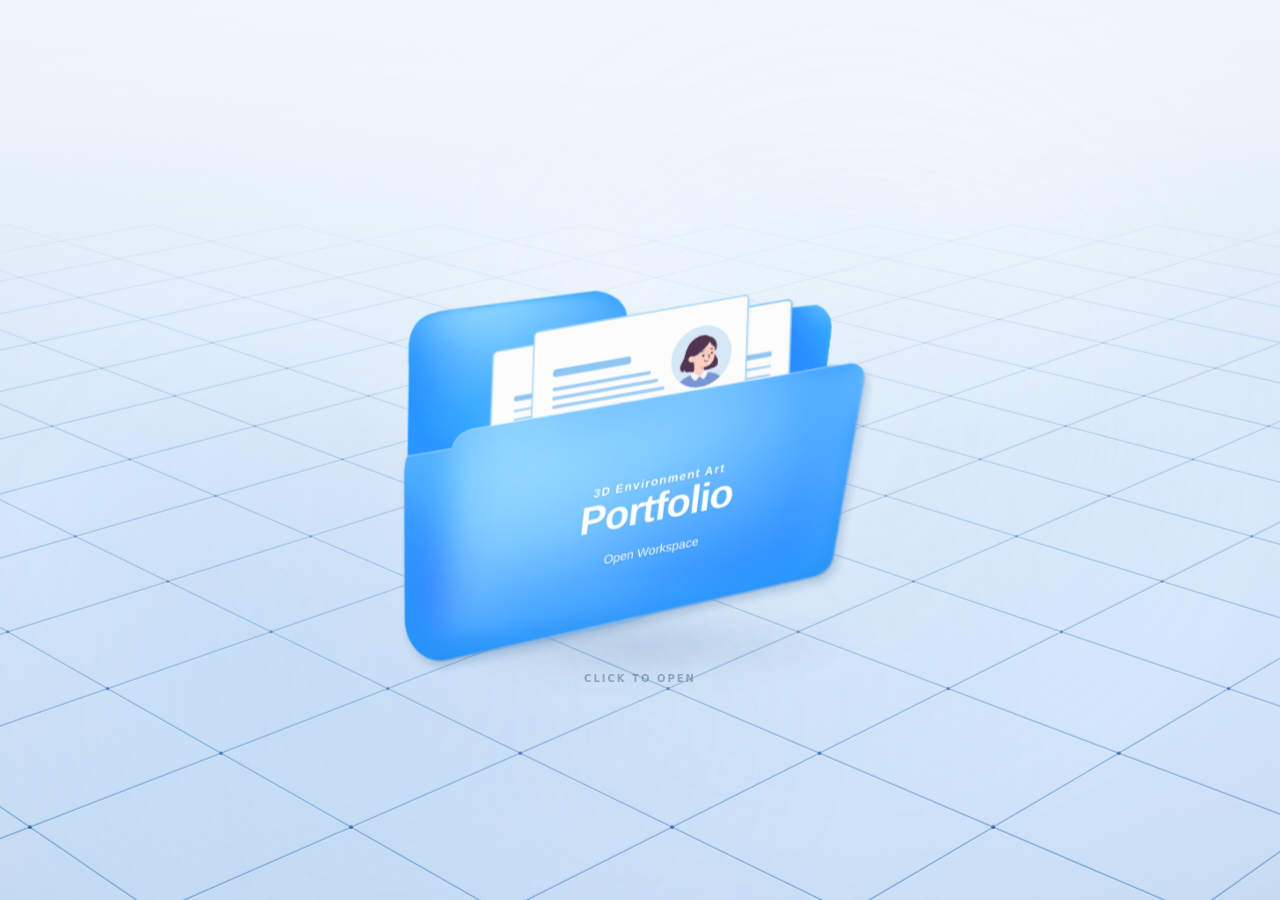
<file: index.html>
<!doctype html>
<html lang="ko">
<head>
  <meta charset="utf-8">
  <meta name="viewport" content="width=device-width,initial-scale=1">
  <title>3D 디자이너 포트폴리오</title>
  <meta name="description" content="3D 영상과 공간 시각화 작업을 담은 포트폴리오입니다.">
  <link rel="canonical" href="https://rosieechung.github.io/Portfolio/">
  <meta property="og:type" content="website">
  <meta property="og:locale" content="ko_KR">
  <meta property="og:title" content="3D 디자이너 포트폴리오">
  <meta property="og:description" content="3D 영상과 공간 시각화 작업을 담은 포트폴리오입니다.">
  <meta property="og:url" content="https://rosieechung.github.io/Portfolio/">
  <meta property="og:image" content="https://rosieechung.github.io/Portfolio/assets/media/social-preview-v2.png">
  <meta property="og:image:width" content="1120">
  <meta property="og:image:height" content="796">
  <meta property="og:image:alt" content="파란 폴더에 포트폴리오 문서가 담긴 이미지">
  <meta name="twitter:card" content="summary_large_image">
  <meta name="twitter:title" content="3D 디자이너 포트폴리오">
  <meta name="twitter:description" content="3D 영상과 공간 시각화 작업을 담은 포트폴리오입니다.">
  <meta name="twitter:image" content="https://rosieechung.github.io/Portfolio/assets/media/social-preview-v2.png">

  <link rel="stylesheet" href="assets/css/base.css?v=v189-line-blue">
  <link rel="stylesheet" href="assets/css/landing.css?v=hover-motion-4">
  <link rel="stylesheet" href="assets/css/workspace.css?v=ratio-1">
  <link rel="stylesheet" href="assets/css/animations.css?v=v94layered">
  <link rel="stylesheet" href="assets/css/responsive.css?v=v175-fullbleed-cover">
<link rel="stylesheet" href="assets/css/project-layout-only.css?v=modal-menu-align-1"><link rel="stylesheet" href="assets/css/workstyle-cards.css?v=school-icon-fixed-14"><link rel="stylesheet" href="assets/css/mobile-layout.css?v=mobile-layout-1"><link rel="preload" as="image" href="assets/media/landing-optimized/1ea17de6343b82bd.webp" fetchpriority="high">
<link rel="preload" as="image" href="assets/media/landing-optimized/baf7b3a682e613d6.webp" fetchpriority="high">
<link rel="preload" as="image" href="assets/media/landing-optimized/4a7f34e905f69c90.webp" fetchpriority="high">
<link rel="preload" as="image" href="assets/media/landing-optimized/82d1146e8741f20f.webp" fetchpriority="high">
<link rel="preload" as="image" href="assets/media/landing-optimized/05d6dce242ac6242.webp" fetchpriority="high">
<style>.landing-assets-pending .start-folder,.landing-assets-pending .landing-help{visibility:hidden}.landing-assets-pending .folder-v128-scene{animation-play-state:paused}</style>
<script>document.documentElement.classList.add("landing-assets-pending")</script>
<link rel="stylesheet" href="assets/css/career-layout.css?v=group-flow-2"></head>
<body>
  <main class="app" id="app">
    <div class="grid-bg"></div>
    <div class="ambient ambient-a"></div>
    <div class="ambient ambient-b"></div>

    <div class="warp-layer" id="warpLayer" aria-hidden="true">
      <span class="warp-core"></span>
      <span class="warp-ring warp-ring-a"></span>
      <span class="warp-ring warp-ring-b"></span>
      <span class="warp-streaks"></span>
    </div>

    <section class="landing" id="landing">
      <button class="start-folder start-folder-v128" id="startFolder" type="button" aria-label="Open portfolio">
        <span class="folder-v128-scene" aria-hidden="true">
          <span class="folder-v144-motion">
            <span class="folder-v128-shell">
              <span class="folder-v128-aura"></span>
              <span class="folder-v128-shadow"></span>
              <img class="folder-v128-back" src="assets/media/landing-optimized/1ea17de6343b82bd.webp" alt="" draggable="false">
              <span class="folder-v128-document-window">
                <span class="folder-v128-documents">
                  <img class="folder-v128-document folder-v128-document-left" src="assets/media/landing-optimized/baf7b3a682e613d6.webp" alt="" draggable="false">
                  <img class="folder-v128-document folder-v128-document-right" src="assets/media/landing-optimized/4a7f34e905f69c90.webp" alt="" draggable="false">
                  <img class="folder-v128-document folder-v128-document-center" src="assets/media/landing-optimized/82d1146e8741f20f.webp" alt="" draggable="false">
                </span>
              </span>
              <img class="folder-v128-front" src="assets/media/landing-optimized/05d6dce242ac6242.webp" alt="" draggable="false"><svg class="landing-folder-copy" viewBox="0 0 1254 1254" aria-hidden="true"><g transform="translate(710 768) matrix(1 -.20 -.12 1 0 0)"><text id="landingHeadline" x="0" y="-83" font-size="36" font-weight="800"></text><text id="landingTitle" x="0" y="0" font-size="91" font-weight="800"></text><text id="landingSubtitle" x="0" y="78" font-size="34" font-weight="700"></text></g></svg>
            </span>
          </span>
        </span>
      </button>
      <p class="landing-help">CLICK TO OPEN</p>
    </section>

    <section class="workspace" id="workspace" aria-hidden="true">
      <header class="topbar">
        <button class="home-button" id="homeButton" type="button" aria-label="처음으로" title="랜딩 페이지로 돌아가기"><span class="home-emblem" aria-hidden="true"><span class="home-emblem-back"></span><span class="home-emblem-page"></span><span class="home-emblem-front"><svg viewBox="0 0 24 24" fill="none" stroke="currentColor" stroke-width="1.8" stroke-linecap="round" stroke-linejoin="round"><path d="M14 7 9 12l5 5M9 12h9"/></svg></span></span><span class="home-wordmark"><strong>PORTFOLIO</strong><small>처음으로 돌아가기</small></span></button>
        <div class="breadcrumb" id="breadcrumb">포트폴리오 / 소개</div>
        <span class="topbar-spacer" aria-hidden="true"></span>
      </header>

      <div class="workspace-shell">
        <aside class="list-pane">
          <div class="list-pane-header">
            <div class="list-title-group">
              <h2 class="list-heading" id="listHeading">목차</h2>
            </div>
            <button class="back-button-local" id="backButton" type="button" hidden>← 뒤로</button>
          </div>
          <div class="location-trail" id="locationTrail" aria-label="Current location"></div>
          <nav class="item-list" id="itemList" aria-label="Portfolio sections"></nav>
        </aside>

        <article class="content-pane" id="contentPane">
          <div class="content-inner" id="contentInner"></div>
        </article>
      </div>
    </section>
  </main>

  <script src="assets/js/grid.js?v=vector83"></script>
  <script src="assets/js/data.js?v=5893dc875883a685"></script>
  <script src="assets/js/core.js?v=v196-works-label"></script>
  <script src="assets/js/views/portfolio.js?v=works-icon-3"></script>
  <script src="assets/js/views/project.js?v=pipeline-fields-1"></script>
  <script src="assets/js/video-clips.js?v=body-layout-3"></script>
  <script src="assets/js/views/works.js?v=ratio-1"></script>
  <script src="assets/js/views/process.js?v=v173-image-first"></script>
  <script src="assets/js/navigation.js?v=close-transition-2"></script>
  <script src="assets/js/app.js?v=image-dismiss-2"></script>
<script>if(location.hash==="#project")PortfolioApp.Navigation.openWorkspace();</script><script src="assets/js/landing-copy.js?v=a4-report-1"></script><script src="assets/js/landing-ready.js?v=1"></script></body>
</html>
</file>
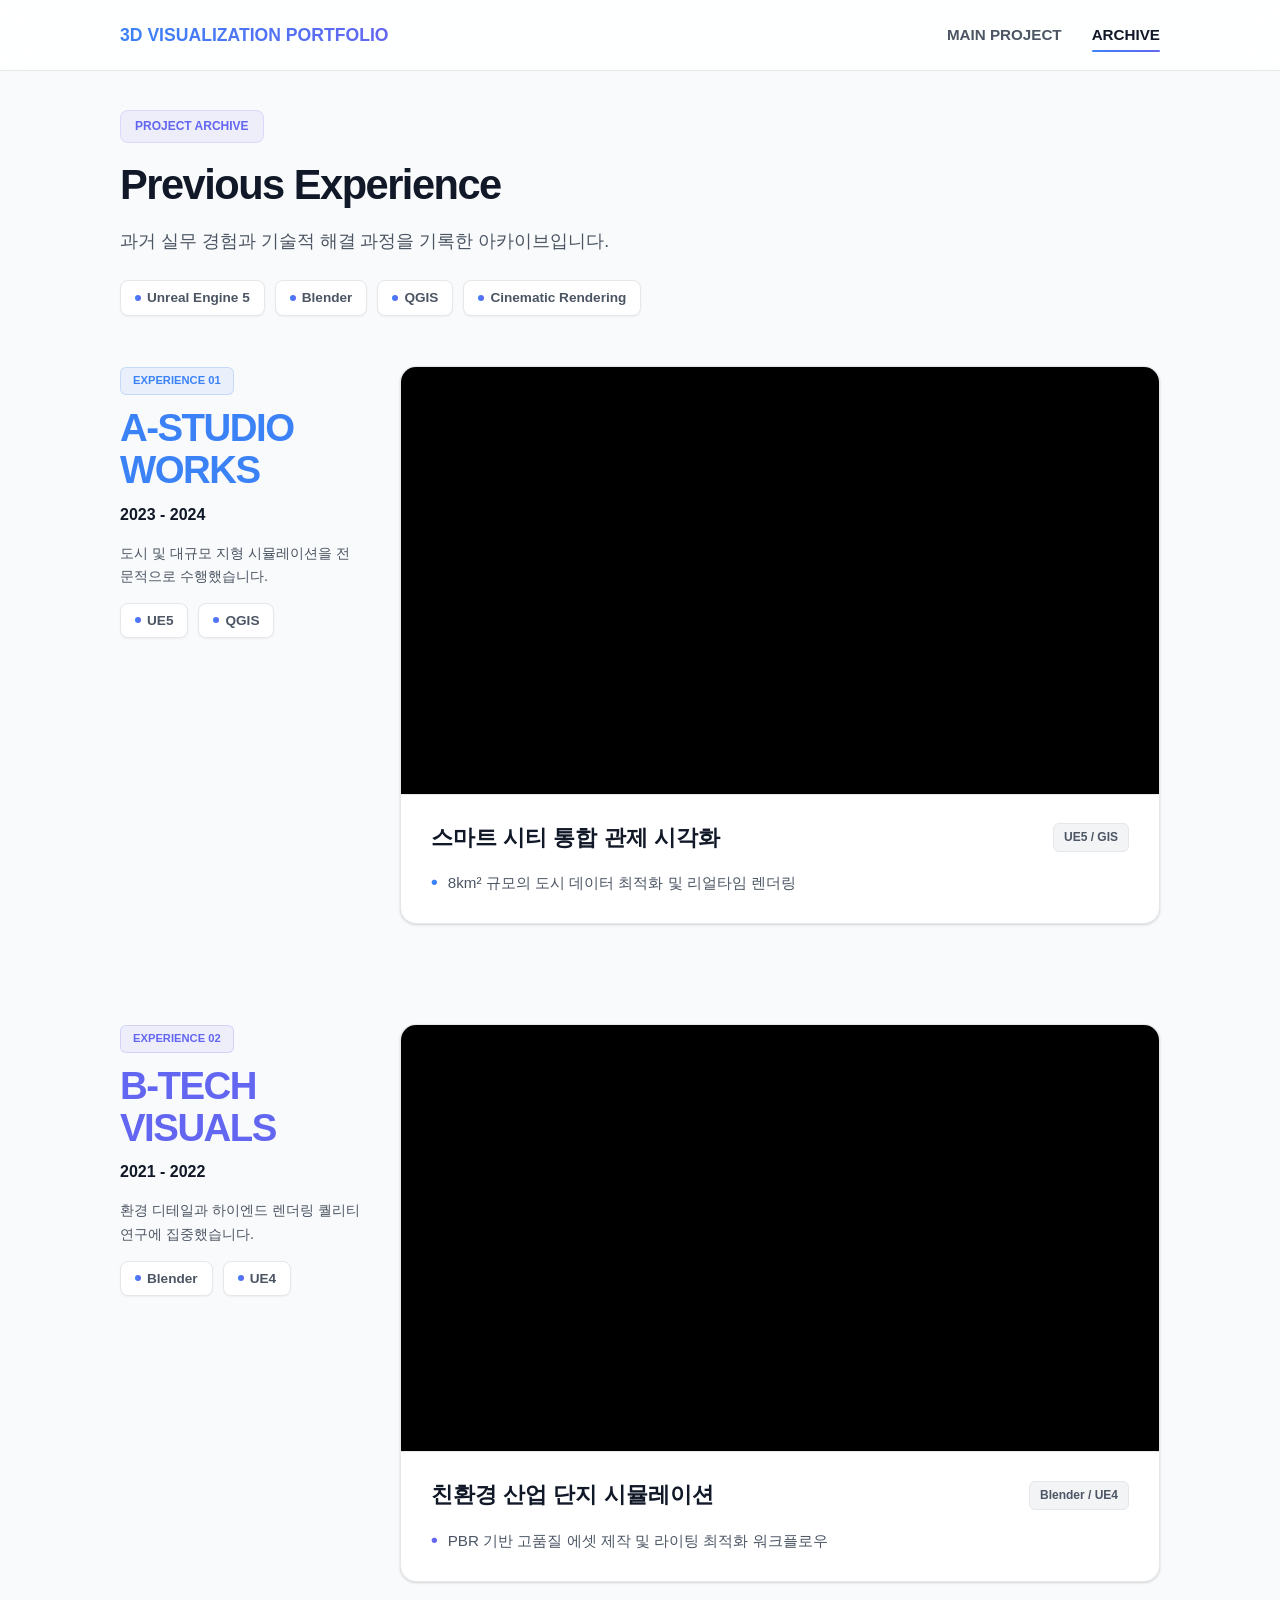
<file: Archive.html>
<!DOCTYPE html>
<html lang="ko">
<head>
    <meta charset="UTF-8">
    <meta name="viewport" content="width=device-width, initial-scale=1.0, maximum-scale=1.0, user-scalable=no">
    <title>Archive | 3D Visualization Portfolio</title>
    <style>
        /* [1. 전역 시스템 - Main_Portfolio_v0_1_1.html 규격 100% 준수] */
        :root {
            --bg-light: #f9fafb;
            --point-blue: #3b82f6;
            --point-purple: #6366f1;
            --grad-point: linear-gradient(to right, var(--point-blue), var(--point-purple));
            --text-p: #111827;
            --text-s: #4b5563;
            --border: #e5e7eb;
            --card-bg: #ffffff;
            --card-border: #e5e7eb;
            --card-shadow: 0 1px 3px 0 rgba(0, 0, 0, 0.1), 0 1px 2px 0 rgba(0, 0, 0, 0.06);
            --nav-height: 70px;
            --max-width: 1040px;
        }

        html, body { 
            background-color: var(--bg-light);
            margin: 0; padding: 0; width: 100%; overflow-x: hidden; 
            color: var(--text-p); font-family: 'Pretendard', sans-serif; line-height: 1.6;
        }

        /* [2. 네비게이션 - 호버 컬러 및 1040px 정렬 복구] */
        .navbar {
            position: fixed; top: 0; left: 0; width: 100%; height: var(--nav-height);
            background: rgba(255, 255, 255, 0.85); backdrop-filter: blur(12px);
            border-bottom: 1px solid var(--border); display: flex; align-items: center; justify-content: center; z-index: 1000;
        }
        .nav-container { width: 92%; max-width: var(--max-width); display: flex; justify-content: space-between; align-items: center; }
        .nav-logo { font-weight: 900; font-size: 1.1rem; background: var(--grad-point); -webkit-background-clip: text; -webkit-text-fill-color: transparent; text-decoration: none; }
        .nav-menu { display: flex; gap: 30px; }
        .nav-link { text-decoration: none; color: var(--text-s); font-weight: 700; font-size: 0.95rem; position: relative; padding: 5px 0; transition: color 0.3s ease; }
        .nav-link:hover { color: var(--point-purple); } /* 누락된 호버 반응 복구 */
        .nav-link.active { color: var(--text-p); }
        .nav-link.active::after { content: ''; position: absolute; bottom: 0; left: 0; width: 100%; height: 2px; background: var(--grad-point); border-radius: 2px; }

        .container { width: 92%; max-width: var(--max-width); margin: var(--nav-height) auto 0; padding: 40px 0; box-sizing: border-box; }

        /* [3. 히어로 헤더 - 정렬 및 점 포인트 기술 태그 복구] */
        .hero-section { margin-bottom: 50px; border-bottom: none !important; }
        .hero-label { 
            display: inline-block; padding: 6px 14px; border-radius: 8px; 
            background: rgba(99, 102, 241, 0.08); color: var(--point-purple); 
            font-size: 0.75rem; font-weight: 800; margin-bottom: 15px; border: 1px solid rgba(99, 102, 241, 0.15); 
        }
        .hero-title { font-size: 2.6rem; font-weight: 900; margin: 0 0 15px 0; letter-spacing: -1.5px; line-height: 1.3; }
        .hero-desc { font-size: 1.1rem; color: var(--text-s); margin: 0 0 25px 0; font-weight: 500; word-break: keep-all; }
        
        .hero-tags { display: flex; gap: 10px; flex-wrap: wrap; margin-bottom: 30px; }
        .h-tag { 
            font-size: 0.85rem; padding: 6px 14px; background: #ffffff; border: 1px solid var(--border); 
            border-radius: 8px; color: var(--text-s); font-weight: 700; box-shadow: 0 1px 2px rgba(0,0,0,0.05); 
            display: flex; align-items: center; gap: 6px; 
        }
        .h-tag::before { content: ''; display: block; width: 6px; height: 6px; border-radius: 50%; background: var(--grad-point); }

        /* [4. 아카이브 분할 레이아웃 - 정렬 최적화] */
        .archive-zone { display: flex; gap: 40px; margin-bottom: 100px; align-items: flex-start; }
        .zone-profile { flex: 0 0 240px; position: sticky; top: 110px; }
        .big-name { font-size: 2.4rem; font-weight: 900; line-height: 1.1; margin: 0 0 10px 0; letter-spacing: -1.5px; }
        .zone-a .big-name { color: var(--point-blue); }
        .zone-b .big-name { color: var(--point-purple); }

        /* [5. 프로젝트 카드 - 영상(상단) / 정보(하단) 일체형 복구] */
        .project-card { 
            flex: 1; background: var(--card-bg); border: 1px solid var(--card-border); 
            border-radius: 16px; overflow: hidden; box-shadow: var(--card-shadow);
            transition: all 0.3s cubic-bezier(0.4, 0, 0.2, 1);
            display: flex; flex-direction: column;
        }
        /* 호버 시 컬러 변화 및 뜨는 효과 복구 */
        .project-card:hover { 
            border-color: rgba(99, 102, 241, 0.5);
            transform: translateY(-3px);
            box-shadow: 0 4px 6px -1px rgba(0, 0, 0, 0.1), 0 2px 4px -1px rgba(0, 0, 0, 0.06), 0 0 0 1px rgba(99, 102, 241, 0.5) inset;
        }

        /* 카드 상단 영상 */
        .card-video { width: 100%; background: #000; border-bottom: 1px solid var(--card-border); }
        .video-aspect-ratio { position: relative; padding-bottom: 56.25%; height: 0; overflow: hidden; }
        .video-aspect-ratio iframe { position: absolute; top: 0; left: 0; width: 100%; height: 100%; border: 0; }

        /* 카드 하단 정보 */
        .card-info { padding: 25px 30px; }
        .title-row { display: flex; justify-content: space-between; align-items: center; margin-bottom: 12px; }
        .tag { font-size: 0.75rem; background: #f3f4f6; padding: 4px 10px; border-radius: 6px; color: var(--text-s); font-weight: 700; border: 1px solid #e5e7eb; }

        /* 도트 리스트 복구 */
        .sub-desc-container { margin: 0; display: flex; flex-direction: column; gap: 8px; }
        .line-item { display: flex; align-items: center; gap: 10px; font-size: 0.95rem; color: var(--text-s); font-weight: 500; }
        .line-item::before { content: '•'; font-weight: 900; font-size: 1.2rem; flex-shrink: 0; }
        .zone-a .line-item::before { color: var(--point-blue); }
        .zone-b .line-item::before { color: var(--point-purple); }

        @media (max-width: 992px) {
            .archive-zone { flex-direction: column; gap: 30px; }
            .zone-profile { position: static; flex: none; }
            .hero-title, .big-name { font-size: 2rem; }
        }
    </style>
</head>
<body>

<nav class="navbar">
    <div class="nav-container">
        <a href="index.html" class="nav-logo">3D VISUALIZATION PORTFOLIO</a>
        <div class="nav-menu">
            <a href="index.html" class="nav-link">MAIN PROJECT</a>
            <a href="archive.html" class="nav-link active">ARCHIVE</a>
        </div>
    </div>
</nav>

<div class="container">
    <header class="hero-section">
        <span class="hero-label">PROJECT ARCHIVE</span>
        <h1 class="hero-title">Previous Experience</h1>
        <p class="hero-desc">과거 실무 경험과 기술적 해결 과정을 기록한 아카이브입니다.</p>
        <div class="hero-tags">
            <span class="h-tag">Unreal Engine 5</span>
            <span class="h-tag">Blender</span>
            <span class="h-tag">QGIS</span>
            <span class="h-tag">Cinematic Rendering</span>
        </div>
    </header>

    <section class="archive-zone zone-a">
        <div class="zone-profile">
            <div style="display: inline-block; padding: 4px 12px; background: rgba(59, 130, 246, 0.08); border: 1px solid rgba(59, 130, 246, 0.2); border-radius: 6px; color: var(--point-blue); font-size: 0.7rem; font-weight: 800; margin-bottom: 12px;">EXPERIENCE 01</div>
            <h2 class="big-name">A-STUDIO<br>WORKS</h2>
            <p style="font-size: 1rem; color: var(--text-p); font-weight: 700; margin: 8px 0 5px 0;">2023 - 2024</p>
            <p style="font-size: 0.9rem; color: var(--text-s); font-weight: 500; margin-bottom: 15px;">도시 및 대규모 지형 시뮬레이션을 전문적으로 수행했습니다.</p>
            <div class="hero-tags">
                <span class="h-tag">UE5</span>
                <span class="h-tag">QGIS</span>
            </div>
        </div>

        <div class="project-card">
            <div class="card-video">
                <div class="video-aspect-ratio">
                    <iframe src="https://www.youtube-nocookie.com/embed/YOUTUBE_ID_A" allowfullscreen></iframe>
                </div>
            </div>
            <div class="card-info">
                <div class="title-row">
                    <h3 style="font-size: 1.4rem; font-weight: 800; margin: 0;">스마트 시티 통합 관제 시각화</h3>
                    <span class="tag">UE5 / GIS</span>
                </div>
                <div class="sub-desc-container">
                    <div class="line-item">8km² 규모의 도시 데이터 최적화 및 리얼타임 렌더링</div>
                </div>
            </div>
        </div>
    </section>

    <section class="archive-zone zone-b">
        <div class="zone-profile">
            <div style="display: inline-block; padding: 4px 12px; background: rgba(99, 102, 241, 0.08); border: 1px solid rgba(99, 102, 241, 0.2); border-radius: 6px; color: var(--point-purple); font-size: 0.7rem; font-weight: 800; margin-bottom: 12px;">EXPERIENCE 02</div>
            <h2 class="big-name">B-TECH<br>VISUALS</h2>
            <p style="font-size: 1rem; color: var(--text-p); font-weight: 700; margin: 8px 0 5px 0;">2021 - 2022</p>
            <p style="font-size: 0.9rem; color: var(--text-s); font-weight: 500; margin-bottom: 15px;">환경 디테일과 하이엔드 렌더링 퀄리티 연구에 집중했습니다.</p>
            <div class="hero-tags">
                <span class="h-tag">Blender</span>
                <span class="h-tag">UE4</span>
            </div>
        </div>

        <div class="project-card">
            <div class="card-video">
                <div class="video-aspect-ratio">
                    <iframe src="https://www.youtube-nocookie.com/embed/YOUTUBE_ID_B" allowfullscreen></iframe>
                </div>
            </div>
            <div class="card-info">
                <div class="title-row">
                    <h3 style="font-size: 1.4rem; font-weight: 800; margin: 0;">친환경 산업 단지 시뮬레이션</h3>
                    <span class="tag">Blender / UE4</span>
                </div>
                <div class="sub-desc-container">
                    <div class="line-item">PBR 기반 고품질 에셋 제작 및 라이팅 최적화 워크플로우</div>
                </div>
            </div>
        </div>
    </section>
</div>

</body>
</html>
</file>
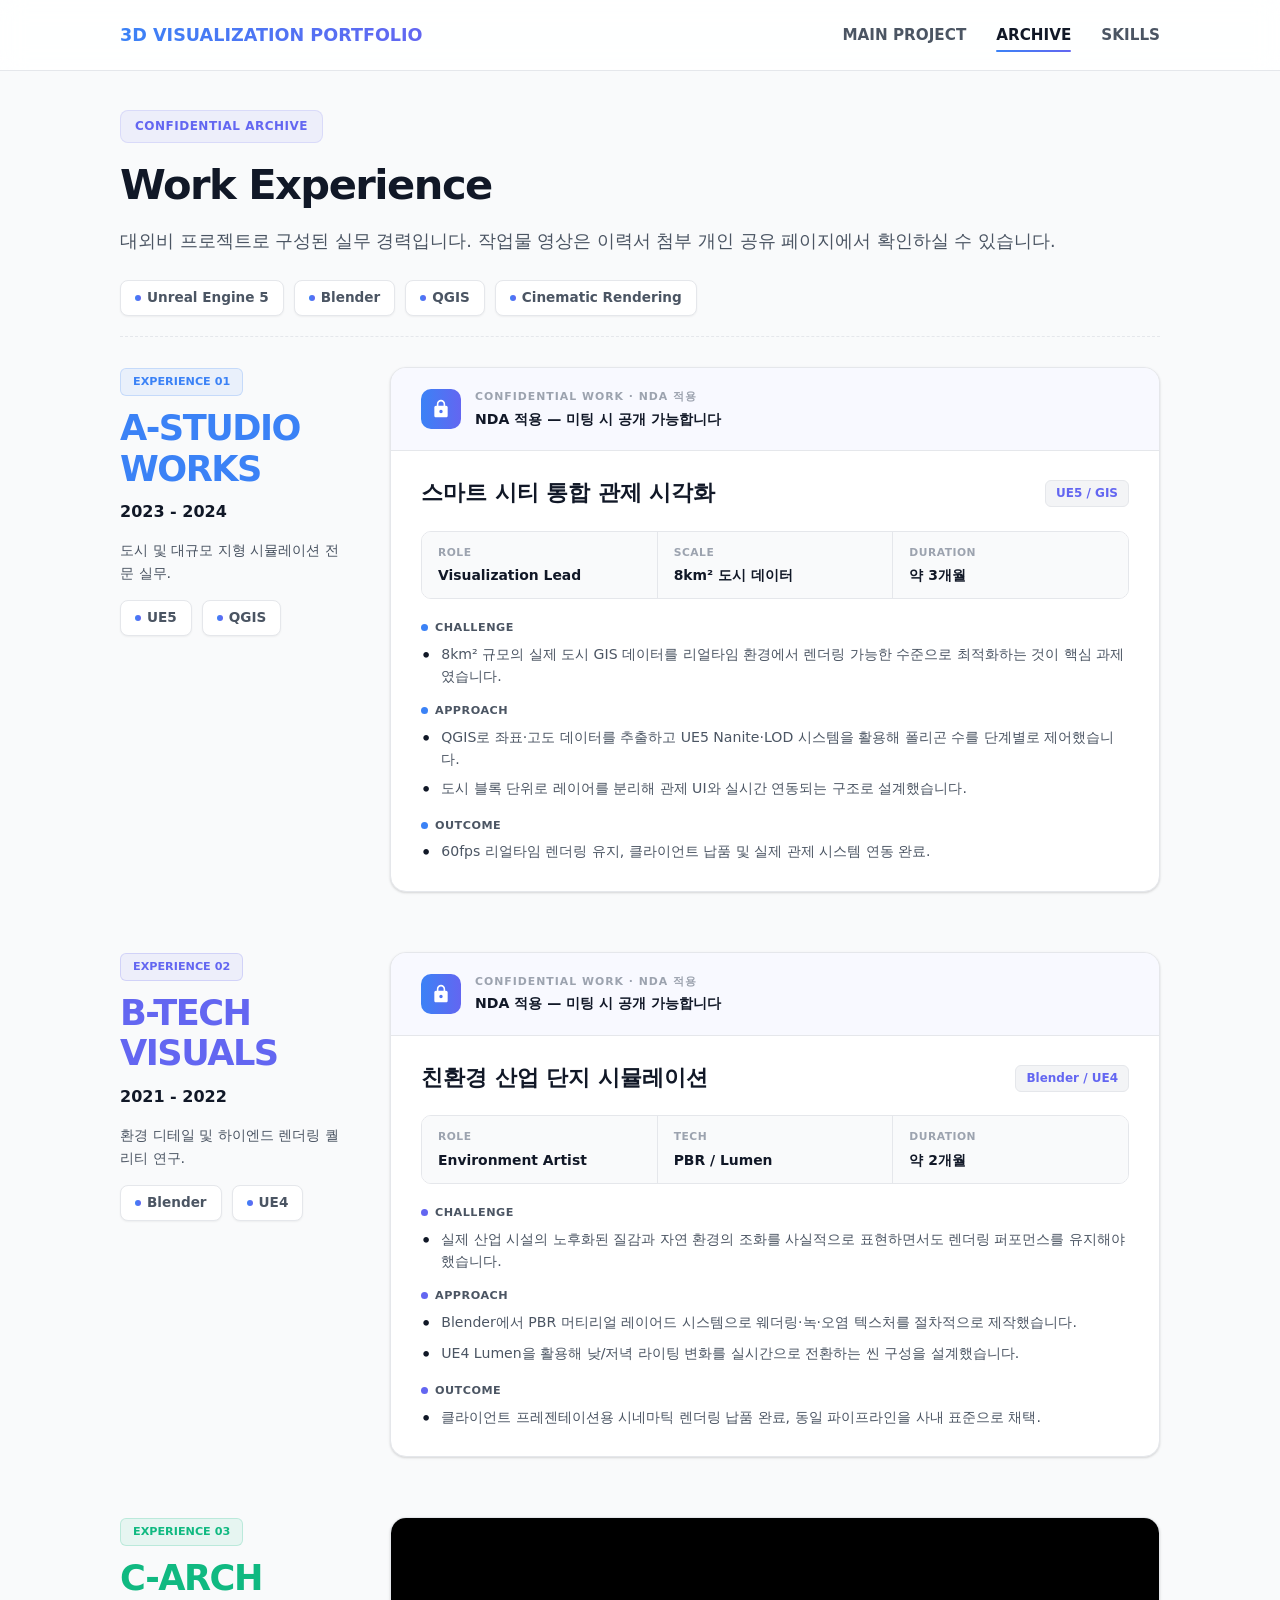
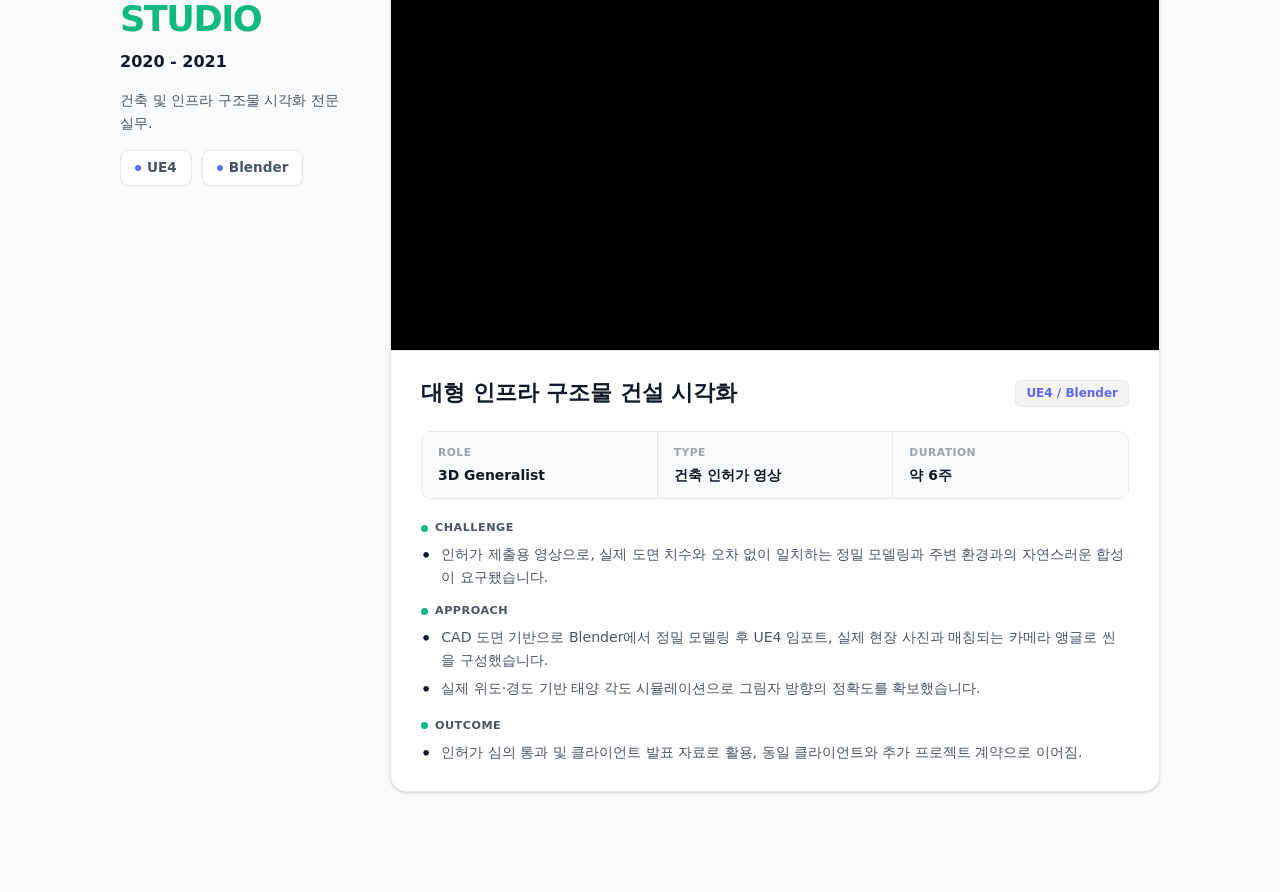
<file: archive.html>
<!DOCTYPE html>
<html lang="ko">
<head>
    <meta charset="UTF-8">
    <meta name="viewport" content="width=device-width, initial-scale=1.0, maximum-scale=1.0, user-scalable=no">
    <title>Archive | 3D Visualization Portfolio</title>
    <style>
        :root {
            --bg-light: #f9fafb;
            --point-blue: #3b82f6;
            --point-purple: #6366f1;
            --grad-point: linear-gradient(to right, var(--point-blue), var(--point-purple));
            --card-bg: #ffffff;
            --card-border: #e5e7eb;
            --card-shadow: 0 1px 3px 0 rgba(0,0,0,0.1), 0 1px 2px 0 rgba(0,0,0,0.06);
            --text-p: #111827;
            --text-s: #4b5563;
            --text-dim: #9ca3af;
            --border: #e5e7eb;
            --nav-height: 70px;
            --max-width: 1040px;
        }
        html, body {
            background-color: var(--bg-light); margin: 0; padding: 0; width: 100%; overflow-x: hidden;
            color: var(--text-p);
            font-family: 'Pretendard', -apple-system, BlinkMacSystemFont, system-ui, Roboto, sans-serif;
            line-height: 1.6; scroll-padding-top: var(--nav-height);
        }

        /* ── 네비게이션 ── */
        .navbar {
            position: fixed; top: 0; left: 0; width: 100%; height: var(--nav-height);
            background: rgba(255,255,255,0.85); backdrop-filter: blur(12px);
            border-bottom: 1px solid var(--border);
            display: flex; align-items: center; justify-content: center; z-index: 1000;
        }
        .nav-container { width: 92%; max-width: var(--max-width); display: flex; justify-content: space-between; align-items: center; }
        .nav-logo { font-weight: 900; font-size: 1.1rem; background: var(--grad-point); -webkit-background-clip: text; -webkit-text-fill-color: transparent; text-decoration: none; }
        .nav-menu { display: flex; gap: 30px; }
        .nav-link { text-decoration: none; color: var(--text-s); font-weight: 700; font-size: 0.95rem; transition: color 0.3s ease; position: relative; padding: 5px 0; }
        .nav-link:hover { color: var(--point-purple); }
        .nav-link.active { color: var(--text-p); }
        .nav-link.active::after { content: ''; position: absolute; bottom: 0; left: 0; width: 100%; height: 2px; background: var(--grad-point); border-radius: 2px; }

        /* ── 컨테이너 ── */
        .container { width: 92%; max-width: var(--max-width); margin: var(--nav-height) auto 0; padding: 40px 0; box-sizing: border-box; }

        /* ── 히어로 ── */
        .hero-section { margin-bottom: 30px; padding-bottom: 20px; border-bottom: 1px dashed var(--border); }
        .hero-label {
            display: inline-block; padding: 6px 14px; border-radius: 8px;
            background: rgba(99,102,241,0.08); color: var(--point-purple);
            font-size: 0.75rem; font-weight: 800; letter-spacing: 0.5px;
            margin-bottom: 15px; border: 1px solid rgba(99,102,241,0.15);
        }
        .hero-title { font-size: 2.6rem; font-weight: 900; color: var(--text-p); margin: 0 0 15px 0; letter-spacing: -1.5px; line-height: 1.3; }
        .hero-desc { font-size: 1.1rem; color: var(--text-s); margin: 0 0 25px 0; font-weight: 500; word-break: keep-all; }
        .hero-tags { display: flex; gap: 10px; flex-wrap: wrap; margin-bottom: 0; }
        .h-tag {
            font-size: 0.85rem; padding: 6px 14px; background: #ffffff;
            border: 1px solid var(--border); border-radius: 8px; color: var(--text-s);
            font-weight: 700; box-shadow: 0 1px 2px rgba(0,0,0,0.05);
            display: flex; align-items: center; gap: 6px;
        }
        .h-tag::before { content: ''; display: block; width: 6px; height: 6px; border-radius: 50%; background: var(--grad-point); }

        /* ── 아카이브 존 ── */
        .archive-zone { display: flex; gap: 40px; margin-bottom: 60px; align-items: flex-start; }

        .zone-profile { flex: 0 0 230px; position: sticky; top: calc(var(--nav-height) + 20px); }
        .exp-badge { display: inline-block; padding: 4px 12px; border-radius: 6px; font-size: 0.7rem; font-weight: 800; margin-bottom: 12px; }
        .zone-a .exp-badge { background: rgba(59,130,246,0.08); border: 1px solid rgba(59,130,246,0.2); color: var(--point-blue); }
        .zone-b .exp-badge { background: rgba(99,102,241,0.08); border: 1px solid rgba(99,102,241,0.2); color: var(--point-purple); }
        .zone-c .exp-badge { background: rgba(16,185,129,0.08); border: 1px solid rgba(16,185,129,0.2); color: #10b981; }

        .big-name { font-size: 2.2rem; font-weight: 900; line-height: 1.15; margin: 0 0 10px 0; letter-spacing: -1.5px; }
        .zone-a .big-name { color: var(--point-blue); }
        .zone-b .big-name { color: var(--point-purple); }
        .zone-c .big-name { color: #10b981; }

        .profile-period { font-size: 1rem; color: var(--text-p); font-weight: 700; margin: 8px 0 5px 0; }
        .profile-desc { font-size: 0.9rem; color: var(--text-s); font-weight: 500; margin-bottom: 15px; }

        /* ── 카드 ── */
        .project-card {
            flex: 1; background: var(--card-bg); border: 1px solid var(--card-border);
            border-radius: 16px; overflow: hidden; box-shadow: var(--card-shadow);
            transition: all 0.3s cubic-bezier(0.4,0,0.2,1); display: flex; flex-direction: column;
        }
        .project-card:hover {
            border-color: rgba(99,102,241,0.5); transform: translateY(-3px);
            box-shadow: 0 4px 6px -1px rgba(0,0,0,0.1), 0 2px 4px -1px rgba(0,0,0,0.06), 0 0 0 1px rgba(99,102,241,0.5) inset;
        }

        /* ── CONFIDENTIAL 배너 (01, 02용) ── */
        .confidential-banner {
            width: 100%; background: #f8f9ff; border-bottom: 1px solid var(--card-border);
            padding: 20px 30px; box-sizing: border-box;
            display: flex; align-items: center; gap: 14px;
        }
        .conf-icon {
            width: 40px; height: 40px; border-radius: 10px; flex-shrink: 0;
            background: var(--grad-point); display: flex; align-items: center; justify-content: center;
        }
        .conf-icon svg { width: 20px; height: 20px; fill: #fff; }
        .conf-text-group { display: flex; flex-direction: column; gap: 2px; }
        .conf-label { font-size: 0.68rem; font-weight: 800; letter-spacing: 1px; text-transform: uppercase; color: var(--text-dim); }
        .conf-title { font-size: 0.88rem; font-weight: 700; color: var(--text-p); }

        /* ── 공개 영상 (03용) ── */
        .card-video { width: 100%; background: #000; border-bottom: 1px solid var(--card-border); }
        .video-aspect-ratio { position: relative; padding-bottom: 56.25%; height: 0; overflow: hidden; }
        .video-aspect-ratio iframe { position: absolute; top: 0; left: 0; width: 100%; height: 100%; border: 0; }

        /* ── 카드 정보 ── */
        .card-info { padding: 25px 30px; display: flex; flex-direction: column; gap: 20px; }
        .title-row { display: flex; justify-content: space-between; align-items: center; }
        .card-title { font-size: 1.35rem; font-weight: 800; margin: 0; color: var(--text-p); }
        .tag { font-size: 0.75rem; background: #f3f4f6; padding: 3px 10px; border-radius: 6px; color: var(--point-purple); font-weight: 700; flex-shrink: 0; border: 1px solid #e5e7eb; }

        /* 스탯 행 */
        .stat-row { display: flex; gap: 0; border: 1px solid var(--border); border-radius: 10px; overflow: hidden; }
        .stat-cell { flex: 1; padding: 12px 16px; background: #f9fafb; border-right: 1px solid var(--border); }
        .stat-cell:last-child { border-right: none; }
        .stat-label { font-size: 0.67rem; font-weight: 800; color: var(--text-dim); text-transform: uppercase; letter-spacing: 0.5px; margin-bottom: 3px; }
        .stat-value { font-size: 0.87rem; font-weight: 700; color: var(--text-p); }

        /* Case Study */
        .case-section { display: flex; flex-direction: column; gap: 14px; }
        .case-block { display: flex; flex-direction: column; gap: 6px; }
        .case-block-label { display: flex; align-items: center; gap: 7px; font-size: 0.7rem; font-weight: 800; text-transform: uppercase; letter-spacing: 0.5px; color: var(--text-s); }
        .dot { width: 7px; height: 7px; border-radius: 50%; flex-shrink: 0; }
        .zone-a .dot { background: var(--point-blue); }
        .zone-b .dot { background: var(--point-purple); }
        .zone-c .dot { background: #10b981; }

        .sub-desc-container { display: flex; flex-direction: column; gap: 6px; margin: 0; }
        .line-item { display: flex; align-items: flex-start; gap: 10px; font-size: 0.88rem; color: var(--text-s); font-weight: 500; line-height: 1.6; }
        .line-item::before { content: '•'; font-weight: 900; font-size: 1rem; flex-shrink: 0; color: var(--text-p); }

        /* ── 모바일 ── */
        @media (max-width: 768px) {
            .navbar { height: 60px; }
            .nav-logo { font-size: 0.9rem; }
            .nav-menu { gap: 15px; }
            .nav-link { font-size: 0.8rem; }
            .container { margin-top: 60px; width: 94%; padding: 30px 0; }
            .hero-title { font-size: 1.8rem; }
            .hero-desc { font-size: 1rem; }
            .hero-section { margin-bottom: 20px; padding-bottom: 20px; }
            .archive-zone { flex-direction: column; gap: 0; margin-bottom: 50px; }
            .zone-profile { position: static; flex: none; width: 100%; padding-bottom: 20px; border-bottom: 1px dashed var(--border); margin-bottom: 20px; }
            .big-name { font-size: 1.8rem; white-space: nowrap; }
            .confidential-banner { padding: 18px 20px; }
            .card-info { padding: 18px 20px; gap: 16px; }
            .title-row { flex-direction: column; align-items: flex-start; gap: 6px; }
            .card-title { font-size: 1.1rem; line-height: 1.4; }
            .tag { font-size: 0.7rem; }
            .stat-cell { padding: 10px 12px; }
            .stat-value { font-size: 0.82rem; }
        }
    </style>
</head>
<body>

<nav class="navbar">
    <div class="nav-container">
        <a href="index.html" class="nav-logo">3D VISUALIZATION PORTFOLIO</a>
        <div class="nav-menu">
            <a href="index.html" class="nav-link">MAIN PROJECT</a>
            <a href="archive.html" class="nav-link active">ARCHIVE</a>
            <a href="skills.html" class="nav-link">SKILLS</a>
        </div>
    </div>
</nav>

<div class="container">

    <header class="hero-section">
        <span class="hero-label">CONFIDENTIAL ARCHIVE</span>
        <h1 class="hero-title">Work Experience</h1>
        <p class="hero-desc">대외비 프로젝트로 구성된 실무 경력입니다. 작업물 영상은 이력서 첨부 개인 공유 페이지에서 확인하실 수 있습니다.</p>
        <div class="hero-tags">
            <span class="h-tag">Unreal Engine 5</span>
            <span class="h-tag">Blender</span>
            <span class="h-tag">QGIS</span>
            <span class="h-tag">Cinematic Rendering</span>
        </div>
    </header>

    <!-- EXPERIENCE 01 — 대외비 -->
    <section class="archive-zone zone-a">
        <div class="zone-profile">
            <span class="exp-badge">EXPERIENCE 01</span>
            <h2 class="big-name">A-STUDIO<br>WORKS</h2>
            <p class="profile-period">2023 - 2024</p>
            <p class="profile-desc">도시 및 대규모 지형 시뮬레이션 전문 실무.</p>
            <div class="hero-tags">
                <span class="h-tag">UE5</span>
                <span class="h-tag">QGIS</span>
            </div>
        </div>

        <div class="project-card">
            <div class="confidential-banner">
                <div class="conf-icon">
                    <svg viewBox="0 0 24 24"><path d="M18 8h-1V6c0-2.76-2.24-5-5-5S7 3.24 7 6v2H6c-1.1 0-2 .9-2 2v10c0 1.1.9 2 2 2h12c1.1 0 2-.9 2-2V10c0-1.1-.9-2-2-2zm-6 9c-1.1 0-2-.9-2-2s.9-2 2-2 2 .9 2 2-.9 2-2 2zm3.1-9H8.9V6c0-1.71 1.39-3.1 3.1-3.1 1.71 0 3.1 1.39 3.1 3.1v2z"/></svg>
                </div>
                <div class="conf-text-group">
                    <span class="conf-label">Confidential Work · NDA 적용</span>
                    <span class="conf-title">NDA 적용 — 미팅 시 공개 가능합니다</span>
                </div>
            </div>
            <div class="card-info">
                <div class="title-row">
                    <h3 class="card-title">스마트 시티 통합 관제 시각화</h3>
                    <span class="tag">UE5 / GIS</span>
                </div>
                <div class="stat-row">
                    <div class="stat-cell"><div class="stat-label">Role</div><div class="stat-value">Visualization Lead</div></div>
                    <div class="stat-cell"><div class="stat-label">Scale</div><div class="stat-value">8km² 도시 데이터</div></div>
                    <div class="stat-cell"><div class="stat-label">Duration</div><div class="stat-value">약 3개월</div></div>
                </div>
                <div class="case-section">
                    <div class="case-block">
                        <div class="case-block-label"><span class="dot"></span>Challenge</div>
                        <div class="sub-desc-container">
                            <div class="line-item">8km² 규모의 실제 도시 GIS 데이터를 리얼타임 환경에서 렌더링 가능한 수준으로 최적화하는 것이 핵심 과제였습니다.</div>
                        </div>
                    </div>
                    <div class="case-block">
                        <div class="case-block-label"><span class="dot"></span>Approach</div>
                        <div class="sub-desc-container">
                            <div class="line-item">QGIS로 좌표·고도 데이터를 추출하고 UE5 Nanite·LOD 시스템을 활용해 폴리곤 수를 단계별로 제어했습니다.</div>
                            <div class="line-item">도시 블록 단위로 레이어를 분리해 관제 UI와 실시간 연동되는 구조로 설계했습니다.</div>
                        </div>
                    </div>
                    <div class="case-block">
                        <div class="case-block-label"><span class="dot"></span>Outcome</div>
                        <div class="sub-desc-container">
                            <div class="line-item">60fps 리얼타임 렌더링 유지, 클라이언트 납품 및 실제 관제 시스템 연동 완료.</div>
                        </div>
                    </div>
                </div>
            </div>
        </div>
    </section>

    <!-- EXPERIENCE 02 — 대외비 -->
    <section class="archive-zone zone-b">
        <div class="zone-profile">
            <span class="exp-badge">EXPERIENCE 02</span>
            <h2 class="big-name">B-TECH<br>VISUALS</h2>
            <p class="profile-period">2021 - 2022</p>
            <p class="profile-desc">환경 디테일 및 하이엔드 렌더링 퀄리티 연구.</p>
            <div class="hero-tags">
                <span class="h-tag">Blender</span>
                <span class="h-tag">UE4</span>
            </div>
        </div>

        <div class="project-card">
            <div class="confidential-banner">
                <div class="conf-icon">
                    <svg viewBox="0 0 24 24"><path d="M18 8h-1V6c0-2.76-2.24-5-5-5S7 3.24 7 6v2H6c-1.1 0-2 .9-2 2v10c0 1.1.9 2 2 2h12c1.1 0 2-.9 2-2V10c0-1.1-.9-2-2-2zm-6 9c-1.1 0-2-.9-2-2s.9-2 2-2 2 .9 2 2-.9 2-2 2zm3.1-9H8.9V6c0-1.71 1.39-3.1 3.1-3.1 1.71 0 3.1 1.39 3.1 3.1v2z"/></svg>
                </div>
                <div class="conf-text-group">
                    <span class="conf-label">Confidential Work · NDA 적용</span>
                    <span class="conf-title">NDA 적용 — 미팅 시 공개 가능합니다</span>
                </div>
            </div>
            <div class="card-info">
                <div class="title-row">
                    <h3 class="card-title">친환경 산업 단지 시뮬레이션</h3>
                    <span class="tag">Blender / UE4</span>
                </div>
                <div class="stat-row">
                    <div class="stat-cell"><div class="stat-label">Role</div><div class="stat-value">Environment Artist</div></div>
                    <div class="stat-cell"><div class="stat-label">Tech</div><div class="stat-value">PBR / Lumen</div></div>
                    <div class="stat-cell"><div class="stat-label">Duration</div><div class="stat-value">약 2개월</div></div>
                </div>
                <div class="case-section">
                    <div class="case-block">
                        <div class="case-block-label"><span class="dot"></span>Challenge</div>
                        <div class="sub-desc-container">
                            <div class="line-item">실제 산업 시설의 노후화된 질감과 자연 환경의 조화를 사실적으로 표현하면서도 렌더링 퍼포먼스를 유지해야 했습니다.</div>
                        </div>
                    </div>
                    <div class="case-block">
                        <div class="case-block-label"><span class="dot"></span>Approach</div>
                        <div class="sub-desc-container">
                            <div class="line-item">Blender에서 PBR 머티리얼 레이어드 시스템으로 웨더링·녹·오염 텍스처를 절차적으로 제작했습니다.</div>
                            <div class="line-item">UE4 Lumen을 활용해 낮/저녁 라이팅 변화를 실시간으로 전환하는 씬 구성을 설계했습니다.</div>
                        </div>
                    </div>
                    <div class="case-block">
                        <div class="case-block-label"><span class="dot"></span>Outcome</div>
                        <div class="sub-desc-container">
                            <div class="line-item">클라이언트 프레젠테이션용 시네마틱 렌더링 납품 완료, 동일 파이프라인을 사내 표준으로 채택.</div>
                        </div>
                    </div>
                </div>
            </div>
        </div>
    </section>

    <!-- EXPERIENCE 03 — 공개 영상 (Vimeo) -->
    <section class="archive-zone zone-c">
        <div class="zone-profile">
            <span class="exp-badge">EXPERIENCE 03</span>
            <h2 class="big-name">C-ARCH<br>STUDIO</h2>
            <p class="profile-period">2020 - 2021</p>
            <p class="profile-desc">건축 및 인프라 구조물 시각화 전문 실무.</p>
            <div class="hero-tags">
                <span class="h-tag">UE4</span>
                <span class="h-tag">Blender</span>
            </div>
        </div>

        <div class="project-card">
            <!-- 공개 Vimeo 영상 -->
            <div class="card-video">
                <div class="video-aspect-ratio">
                    <iframe src="https://player.vimeo.com/video/VIMEO_ID_HERE" allow="autoplay; fullscreen; picture-in-picture" allowfullscreen></iframe>
                </div>
            </div>
            <div class="card-info">
                <div class="title-row">
                    <h3 class="card-title">대형 인프라 구조물 건설 시각화</h3>
                    <span class="tag">UE4 / Blender</span>
                </div>
                <div class="stat-row">
                    <div class="stat-cell"><div class="stat-label">Role</div><div class="stat-value">3D Generalist</div></div>
                    <div class="stat-cell"><div class="stat-label">Type</div><div class="stat-value">건축 인허가 영상</div></div>
                    <div class="stat-cell"><div class="stat-label">Duration</div><div class="stat-value">약 6주</div></div>
                </div>
                <div class="case-section">
                    <div class="case-block">
                        <div class="case-block-label"><span class="dot"></span>Challenge</div>
                        <div class="sub-desc-container">
                            <div class="line-item">인허가 제출용 영상으로, 실제 도면 치수와 오차 없이 일치하는 정밀 모델링과 주변 환경과의 자연스러운 합성이 요구됐습니다.</div>
                        </div>
                    </div>
                    <div class="case-block">
                        <div class="case-block-label"><span class="dot"></span>Approach</div>
                        <div class="sub-desc-container">
                            <div class="line-item">CAD 도면 기반으로 Blender에서 정밀 모델링 후 UE4 임포트, 실제 현장 사진과 매칭되는 카메라 앵글로 씬을 구성했습니다.</div>
                            <div class="line-item">실제 위도·경도 기반 태양 각도 시뮬레이션으로 그림자 방향의 정확도를 확보했습니다.</div>
                        </div>
                    </div>
                    <div class="case-block">
                        <div class="case-block-label"><span class="dot"></span>Outcome</div>
                        <div class="sub-desc-container">
                            <div class="line-item">인허가 심의 통과 및 클라이언트 발표 자료로 활용, 동일 클라이언트와 추가 프로젝트 계약으로 이어짐.</div>
                        </div>
                    </div>
                </div>
            </div>
        </div>
    </section>

</div>
</body>
</html>
</file>
<file: assets/css/base.css>
:root{
  --bg:#d9eafb;
  --surface:rgba(255,255,255,.40);
  --surface-strong:rgba(255,255,255,.58);
  --ink:#22384d;
  --muted:#73889c;
  --line:rgba(94,123,146,.11);
  --line-strong:rgba(150,201,229,.24);
  --violet:#8ac8ee;
  --violet-2:#a4d9f6;
  --blue:#7ebce7;
  --blue-2:#adddf7;
  --grid-line-blue:#1c6fc9;
  --grid-dot-navy:#1a3f8c;
}

*{box-sizing:border-box}

html,body{
  margin:0;
  width:100%;
  height:100%;
  overflow:hidden;
}

body{
  font-family:Inter,Pretendard,"Noto Sans KR",system-ui,-apple-system,sans-serif;
  color:var(--ink);
  /* V46: reference-matched pale sky blue, more saturated than the old
     near-white gray-blue. */
  background:
    radial-gradient(circle at 50% 46%,rgba(255,255,255,.28),transparent 36%),
    radial-gradient(circle at 76% 16%,rgba(255,255,255,.46),transparent 24%),
    radial-gradient(circle at 18% 76%,rgba(178,210,242,.34),transparent 30%),
    linear-gradient(180deg,#e4f0fc 0%,#cfe3fa 100%);
}

button{font:inherit}

.app{
  position:relative;
  width:100%;
  height:100%;
  overflow:hidden;
  isolation:isolate;
}

.grid-bg{
  position:absolute;
  inset:-10%;
  z-index:0;
  pointer-events:none;
  overflow:hidden;
  opacity:.96;
  background-image:
    radial-gradient(circle at 90px 52px,rgba(123,161,216,.78) 0 2px,transparent 2.6px),
    linear-gradient(30deg,
      transparent calc(50% - 1px),
      rgba(133,160,192,.18) calc(50% - 1px),
      rgba(133,160,192,.18) calc(50% + 1px),
      transparent calc(50% + 1px)),
    linear-gradient(150deg,
      transparent calc(50% - 1px),
      rgba(133,160,192,.18) calc(50% - 1px),
      rgba(133,160,192,.18) calc(50% + 1px),
      transparent calc(50% + 1px));
  background-size:180px 104px,180px 104px,180px 104px;
  background-position:0 0,0 0,0 0;
}

.grid-bg::before,
.grid-bg::after{
  content:"";
  position:absolute;
  inset:0;
  pointer-events:none;
}

.grid-bg::before{
  background:
    radial-gradient(circle at 50% 42%,rgba(255,255,255,.34),transparent 28%),
    radial-gradient(circle at 50% 62%,rgba(171,202,233,.13),transparent 36%),
    linear-gradient(180deg,rgba(255,255,255,.18),transparent 24%,transparent 72%,rgba(168,188,210,.08) 100%);
  opacity:.95;
}

.grid-bg::after{
  background:
    radial-gradient(circle at 50% 58%,rgba(146,179,215,.12),transparent 36%),
    linear-gradient(180deg,rgba(255,255,255,0),rgba(180,199,219,.08));
  filter:blur(12px);
  opacity:.56;
}

.ambient{
  position:absolute;
  border-radius:50%;
  filter:blur(100px);
  pointer-events:none;
  z-index:0;
}

.ambient-a{
  width:520px;
  height:520px;
  right:6%;
  top:7%;
  background:rgba(193,223,246,.12);
}

.ambient-b{
  width:540px;
  height:540px;
  left:3%;
  bottom:-3%;
  background:rgba(181,210,237,.11);
}


/* V74 — isometric grid site background */


/* V75 — aligned isometric grid and subtle 3D floor feel */


/* ==========================================================
   V78 — perspective grid quality refine
   Make the floor grid denser, cleaner, and more premium.
   Reduce tile size, thin the lines, soften the dots,
   and keep the same perspective-space feeling.
   ========================================================== */

.grid-bg{
  position:absolute;
  inset:0;
  overflow:hidden;
  opacity:1;
  background:none;
  perspective:1180px;
  perspective-origin:50% 24%;
}

.grid-bg::before{
  content:"";
  position:absolute;
  left:-24%;
  right:-24%;
  top:25%;
  bottom:-82%;
  pointer-events:none;
  transform-origin:50% 0%;
  transform:rotateX(68deg) scale(1.12);
  background-image:
    radial-gradient(circle at 64px 37px,rgba(115,154,213,.44) 0 1.45px,transparent 1.95px),
    linear-gradient(30deg,
      transparent calc(50% - .75px),
      rgba(126,156,188,.125) calc(50% - .75px),
      rgba(126,156,188,.125) calc(50% + .75px),
      transparent calc(50% + .75px)),
    linear-gradient(150deg,
      transparent calc(50% - .75px),
      rgba(126,156,188,.125) calc(50% - .75px),
      rgba(126,156,188,.125) calc(50% + .75px),
      transparent calc(50% + .75px));
  background-size:128px 74px,128px 74px,128px 74px;
  background-position:0 0,0 0,0 0;
  box-shadow:
    inset 0 56px 90px rgba(255,255,255,.36),
    inset 0 -30px 40px rgba(160,186,213,.06);
  filter:drop-shadow(0 16px 22px rgba(100,129,160,.035));
}

.grid-bg::after{
  content:"";
  position:absolute;
  inset:0;
  pointer-events:none;
  background:
    linear-gradient(180deg,
      rgba(241,247,252,.985) 0%,
      rgba(241,247,252,.94) 13%,
      rgba(241,247,252,.70) 24%,
      rgba(241,247,252,.22) 38%,
      rgba(241,247,252,0) 50%),
    radial-gradient(ellipse at 50% 34%,rgba(255,255,255,.54) 0%,rgba(255,255,255,.18) 28%,transparent 58%),
    radial-gradient(ellipse at 50% 81%,rgba(144,176,212,.09) 0%,transparent 48%);
  opacity:1;
  filter:none;
}

.ambient-a{
  right:13%;
  top:18%;
  background:rgba(198,226,247,.11);
}

.ambient-b{
  left:10%;
  bottom:-8%;
  background:rgba(168,198,229,.10);
}

@media(max-width:820px){
  .grid-bg{
    perspective:900px;
    perspective-origin:50% 22%;
  }

  .grid-bg::before{
    left:-40%;
    right:-40%;
    top:20%;
    bottom:-92%;
    transform:rotateX(69deg) scale(1.22);
    background-size:104px 60px,104px 60px,104px 60px;
    background-image:
      radial-gradient(circle at 52px 30px,rgba(115,154,213,.42) 0 1.35px,transparent 1.85px),
      linear-gradient(30deg,
        transparent calc(50% - .7px),
        rgba(126,156,188,.12) calc(50% - .7px),
        rgba(126,156,188,.12) calc(50% + .7px),
        transparent calc(50% + .7px)),
      linear-gradient(150deg,
        transparent calc(50% - .7px),
        rgba(126,156,188,.12) calc(50% - .7px),
        rgba(126,156,188,.12) calc(50% + .7px),
        transparent calc(50% + .7px));
  }
}

/* ==========================================================
   V79 — SVG vector grid clarity
   Preserve V78 perspective, density, and spatial feel while replacing
   rasterized CSS gradient lines/dots with a true vector SVG tile.
   ========================================================== */

.grid-bg::before{
  background-image:url("../svg/isometric-grid-tile.svg");
  background-repeat:repeat;
  background-size:128px 74px;
  background-position:0 0;
  filter:none;
}

@media(max-width:820px){
  .grid-bg::before{
    background-image:url("../svg/isometric-grid-tile.svg");
    background-repeat:repeat;
    background-size:104px 60px;
    background-position:0 0;
    filter:none;
  }
}

/* ==========================================================
   V80 — true vector perspective grid render
   V79 used SVG as a transformed CSS background, so the browser could still
   rasterize it before perspective compositing. V80 draws the final projected
   geometry as real SVG line/circle elements at screen coordinates.
   ========================================================== */
.grid-bg{position:absolute;inset:0;overflow:hidden;opacity:1;background:none;perspective:1150px;perspective-origin:50% 24%;}
.grid-bg::before{content:none !important;display:none !important;}
.grid-vector{
  position:absolute;inset:0;width:100%;height:100%;display:block;overflow:visible;pointer-events:none;
  transform-origin:50% 24%;will-change:transform;animation:gridAmbientDrift 9s ease-in-out infinite;
  /* V43: a faint highlight-under/shadow-over pair on every line, like light
     catching the edge of an etched floor groove, so the grid reads as a
     physical surface instead of a flat overlay. */
  filter:
    drop-shadow(0 1px 0 rgba(255,255,255,.55))
    drop-shadow(0 -1px .5px rgba(58,90,128,.16));
}
.grid-bg::after{content:"";position:absolute;inset:0;pointer-events:none;background:linear-gradient(180deg,rgba(241,247,252,.91) 0%,rgba(241,247,252,.77) 13%,rgba(241,247,252,.45) 24%,rgba(241,247,252,.10) 38%,rgba(241,247,252,0) 50%),radial-gradient(ellipse at 50% 34%,rgba(255,255,255,.42) 0%,rgba(255,255,255,.12) 28%,transparent 58%),radial-gradient(ellipse at 50% 81%,rgba(144,176,212,.08) 0%,transparent 48%),radial-gradient(ellipse 88% 72% at 50% 56%,transparent 52%,rgba(64,94,130,.05) 80%,rgba(46,72,104,.13) 100%);opacity:1;filter:none;}

/* V83 — ambient 3D floor drift: the projected grid is a flat SVG snapshot of the
   isometric projection, so real depth motion comes from animating it inside the
   parent's CSS perspective (rotateX + lift) rather than recomputing the JS
   projection every frame. Subtle and continuous, independent of any hover/click state.
   V43 widened the swing and tightened perspective (1500px→1150px) so the same
   drift reads with noticeably more foreshortening/depth. */
@keyframes gridAmbientDrift{
  0%,100%{transform:rotateX(0deg) translateY(0) scale(1)}
  50%{transform:rotateX(2.6deg) translateY(-13px) scale(1.024)}
}
@media(max-width:820px){
  .grid-bg{perspective:850px;perspective-origin:50% 22%;}
  .grid-vector{transform-origin:50% 22%;animation-duration:7.5s;}
  @keyframes gridAmbientDrift{
    0%,100%{transform:rotateX(0deg) translateY(0) scale(1)}
    50%{transform:rotateX(1.8deg) translateY(-8px) scale(1.017)}
  }
  .grid-bg::before{content:none !important;display:none !important}
}
@media(prefers-reduced-motion:reduce){
  .grid-vector{animation:none !important;transform:none !important;}
}

/* V81 — raise true-vector grid visibility while preserving V80 perspective */

/* V82 — stronger vector grid weight */

/* V84 — navy grid recolor + more visible dots
   grid.js draws the floor as real SVG (lines through a gradient stop,
   dots as plain circles) and sets their color as presentation attributes
   (stop-color/fill) — author CSS always wins over those without needing
   !important, so the recolor lives here without touching grid.js's
   projection/depth-fade math (each dot keeps its own per-depth opacity).
   Dots are also scaled up 40% around their own center (transform-box:
   fill-box) so the recolor reads clearly instead of getting lost at low
   opacity near the horizon.

   V86: the line color read as too dark/inky, so lines and dots now use
   separate variables — lines moved to a brighter mid blue (still a shade
   darker than the folder's own blue so the folder stays the focal point),
   dots kept on the darker navy since that wasn't the complaint. */
.grid-vector stop{stop-color:var(--grid-line-blue);}
.grid-vector circle{
  fill:var(--grid-dot-navy);
  transform-box:fill-box;
  transform-origin:center;
  transform:scale(1.4);
}
</file>
<file: assets/css/landing.css>
.landing{position:absolute;inset:0;z-index:10;display:grid;place-items:center;overflow:hidden;perspective:1400px}

/* V140: use the lowered back-tab asset while keeping the front, papers, and slot joint intact. */
.start-folder.start-folder-v128{position:relative;width:680px;height:540px;border:0;border-radius:42px;background:transparent;padding:0;cursor:pointer;outline:none;isolation:isolate;transform-style:preserve-3d;-webkit-tap-highlight-color:transparent}
.start-folder.start-folder-v128:focus-visible{outline:3px solid rgba(72,157,240,.26);outline-offset:8px}
/* V168: ambient ripple — two blue rings pulse out from the folder's center and
   fade, staggered so a new wave starts before the last one finishes. Runs
   continuously (not just on hover), at a slow idle pace. On hover/focus the two
   rings split into two different effects layered on top of the folder art (both
   raised above z-index:-1 so they read clearly, not just poking out at the
   edges): ::before is a wide-spreading white ring (still grows the full
   .45→1.85 like the idle ring), ::after is a soft shine flash. Both now use the
   SAME opacity envelope (0% invisible → 45% peak → 100% invisible, over the
   same 1.7s/0s duration+delay) so they fade in together and fade out together —
   only the scale/fill differs, not the appear/disappear timing. */
.start-folder-v128::before,
.start-folder-v128::after{content:"";position:absolute;left:50%;top:52%;width:380px;height:380px;margin:-190px 0 0 -190px;border-radius:50%;border:2px solid rgba(89,200,255,.65);background:none;filter:drop-shadow(0 0 6px rgba(89,200,255,.35));opacity:0;transform:scale(.45);pointer-events:none;z-index:-1;animation:v159RippleWave 2.6s cubic-bezier(.16,.84,.32,1) infinite}
.start-folder-v128::after{animation-delay:.9s}
.start-folder-v128:hover::before,.start-folder-v128:focus-visible::before{border-width:3px;border-color:rgba(255,255,255,1);filter:drop-shadow(0 0 14px rgba(255,255,255,.9));z-index:2;animation-name:v168RingSync;animation-duration:1.7s;animation-delay:0s}
.start-folder-v128:hover::after,.start-folder-v128:focus-visible::after{border:none;background:radial-gradient(circle,rgba(255,255,255,.95) 0%,rgba(196,236,255,.55) 38%,rgba(196,236,255,0) 72%);filter:blur(2px) drop-shadow(0 0 20px rgba(255,255,255,.65));mix-blend-mode:screen;z-index:1;animation-name:v161ShineFlash;animation-duration:1.7s;animation-delay:0s}
@keyframes v159RippleWave{
  0%{opacity:0;transform:scale(.45)}
  16%{opacity:.6}
  100%{opacity:0;transform:scale(1.85)}
}
@keyframes v161ShineFlash{
  0%,100%{opacity:0;transform:scale(.7)}
  45%{opacity:.55;transform:scale(1.08)}
}
@keyframes v168RingSync{
  0%{opacity:0;transform:scale(.45)}
  45%{opacity:.6}
  100%{opacity:0;transform:scale(1.85)}
}
@media(max-width:760px){
  .start-folder-v128::before,.start-folder-v128::after{width:260px;height:260px;margin:-130px 0 0 -130px}
}
.folder-v128-scene{--folder-scale:.88;--document-scale:1.1363636364;position:absolute;left:50%;top:50%;width:620px;height:620px;transform:translate(-50%,-48%);transform-origin:50% 68%;transform-style:preserve-3d;opacity:0;animation:v128Intro 1.02s cubic-bezier(.18,.82,.25,1) .06s forwards}
/* V145: move the complete isometric folder as one rigid silhouette. Avoid
   rotateX/rotateY so the raster front thickness keeps its clean reference geometry. */
.folder-v144-motion{position:absolute;inset:0;width:100%;height:100%;display:block;transform:translate3d(0,0,0) scale(1);transform-origin:50% 52%;transform-style:preserve-3d;transition:transform .48s cubic-bezier(.2,.82,.22,1);will-change:transform;pointer-events:none}
.start-folder-v128:hover .folder-v144-motion,.start-folder-v128:focus-visible .folder-v144-motion{transform:translate3d(0,0,0) scale(1)}
.folder-v128-shell{position:absolute;inset:0;width:100%;height:100%;display:block;transform:scale(var(--folder-scale));transform-origin:21.3% 45.9%;pointer-events:none;animation:v128IdleFloat 4.6s ease-in-out infinite}
.folder-v128-aura{position:absolute;z-index:0;left:17%;top:23%;width:66%;height:49%;border-radius:50%;background:radial-gradient(ellipse at center,rgba(87,200,255,.18),rgba(119,223,255,.07) 49%,transparent 76%);filter:blur(22px);pointer-events:none;transition:background .34s ease,filter .34s ease}
.folder-v128-shadow{position:absolute;z-index:1;left:19%;right:10%;bottom:10%;height:12%;border-radius:50%;background:radial-gradient(ellipse at center,rgba(35,75,133,.25),rgba(65,105,153,.12) 43%,transparent 79%);filter:blur(17px);opacity:.76;pointer-events:none;animation:v128IdleShadow 4.6s ease-in-out infinite}
.folder-v128-back,.folder-v128-front,.folder-v128-document-window,.folder-v128-documents,.folder-v128-document{position:absolute;inset:0;width:100%;height:100%;display:block;pointer-events:none;user-select:none;-webkit-user-drag:none}
.folder-v128-back,.folder-v128-front,.folder-v128-document{object-fit:contain}
.folder-v128-back{z-index:2}
.folder-v128-document-window{z-index:3;-webkit-mask:url("../media/folder-v143/document-window-mask-v143.svg") center/100% 100% no-repeat;mask:url("../media/folder-v143/document-window-mask-v143.svg") center/100% 100% no-repeat}
.folder-v128-documents{transform:scale(var(--document-scale));transform-origin:21.3% 45.9%}
.folder-v128-document{transform:translate3d(0,0,0) rotate(0);filter:brightness(1) saturate(1);transition:transform .72s cubic-bezier(.22,.65,.25,1),filter .34s ease;will-change:transform,filter}
.folder-v128-document-left{z-index:1;transform-origin:21.3% 45.9%;transition-duration:.54s}
.folder-v128-document-right{z-index:2;transform-origin:78.9% 32.1%;transition-duration:.56s}
.folder-v128-document-center{z-index:3;transform-origin:50% 64%;transition-duration:.58s}
.folder-v144-shine{position:absolute;inset:0;width:100%;height:100%;display:block;z-index:4;opacity:0;background:linear-gradient(108deg,transparent 39%,rgba(214,244,255,.05) 46%,rgba(255,255,255,.58) 50%,rgba(190,234,255,.14) 54%,transparent 61%);background-size:250% 100%;background-position:155% 0;mix-blend-mode:screen;transform:translate3d(0,0,0) rotate(0);transition:transform .56s cubic-bezier(.18,.78,.22,1);will-change:transform,opacity,background-position;pointer-events:none}
.folder-v144-shine-left{transform-origin:21.3% 45.9%;-webkit-mask:url("../media/folder-v128/paper-left-motion.png?v=two-page-document-1") center/100% 100% no-repeat;mask:url("../media/folder-v128/paper-left-motion.png?v=two-page-document-1") center/100% 100% no-repeat}
.folder-v144-shine-right{transform-origin:78.9% 32.1%;-webkit-mask:url("../media/folder-v128/paper-right-motion.png?v=two-page-document-1") center/100% 100% no-repeat;mask:url("../media/folder-v128/paper-right-motion.png?v=two-page-document-1") center/100% 100% no-repeat}
.folder-v144-shine-center{transform-origin:50% 64%;-webkit-mask:url("../media/folder-v128/paper-center-motion.png?v=two-page-document-1") center/100% 100% no-repeat;mask:url("../media/folder-v128/paper-center-motion.png?v=two-page-document-1") center/100% 100% no-repeat}
.folder-v128-front{z-index:5;image-rendering:auto;backface-visibility:hidden}

.start-folder-v128:hover .folder-v128-document-left,.start-folder-v128:focus-visible .folder-v128-document-left,.start-folder-v128:hover .folder-v144-shine-left,.start-folder-v128:focus-visible .folder-v144-shine-left{transform:translate3d(-16px,-45px,0) rotate(-5deg)}
.start-folder-v128:hover .folder-v128-document-center,.start-folder-v128:focus-visible .folder-v128-document-center,.start-folder-v128:hover .folder-v144-shine-center,.start-folder-v128:focus-visible .folder-v144-shine-center{transform:translate3d(16px,-63px,0) rotate(5deg)}
.start-folder-v128:hover .folder-v128-document-right,.start-folder-v128:focus-visible .folder-v128-document-right,.start-folder-v128:hover .folder-v144-shine-right,.start-folder-v128:focus-visible .folder-v144-shine-right{transform:translate3d(0px,-54px,0) rotate(0)}
.start-folder-v128:hover .folder-v128-document,.start-folder-v128:focus-visible .folder-v128-document{filter:brightness(1.08) saturate(1.04) drop-shadow(0 7px 10px rgba(66,174,245,.16))}
.start-folder-v128:hover .folder-v144-shine,.start-folder-v128:focus-visible .folder-v144-shine{animation:v144DocumentGlint 1.02s cubic-bezier(.2,.72,.25,1) .1s both}
.start-folder-v128:hover .folder-v128-aura,.start-folder-v128:focus-visible .folder-v128-aura{background:radial-gradient(ellipse at center,rgba(89,218,255,.28),rgba(119,233,255,.1) 49%,transparent 76%);filter:blur(24px)}
.landing-help{position:absolute;left:50%;top:calc(50% + 224px);transform:translateX(-50%);margin:0;font-size:10px;font-weight:750;line-height:1;letter-spacing:.2em;color:rgba(72,105,132,.48);pointer-events:none;animation:v128HelpIn .65s ease .85s both}
@keyframes v128Intro{0%{opacity:0;transform:translate(-50%,-48%) translateY(38px) scale(.91)}63%{opacity:1}100%{opacity:1;transform:translate(-50%,-48%) translateY(0) scale(1)}}
/* V158: gentle ambient bob so the folder reads as alive even before it's touched. Runs on the
   shell layer (independent of the hover-lift and intro transforms) so hover/focus still work. */
@keyframes v128IdleFloat{0%,100%{transform:scale(var(--folder-scale)) translateY(0)}50%{transform:scale(var(--folder-scale)) translateY(-15px)}}
@keyframes v128IdleShadow{0%,100%{transform:scaleX(1) scaleY(1);opacity:.76}50%{transform:scaleX(.9) scaleY(.85);opacity:.5}}
@keyframes v128HelpIn{from{opacity:0;transform:translate(-50%,8px)}to{opacity:1;transform:translate(-50%,0)}}
@keyframes v144DocumentGlint{0%{opacity:0;background-position:155% 0}18%{opacity:.12}48%{opacity:.72}78%{opacity:.1}100%{opacity:0;background-position:-55% 0}}
@media(max-width:760px){.start-folder.start-folder-v128{width:100vw;height:470px}.folder-v128-scene{transform:translate(-50%,-48%) scale(.72)}@keyframes v128Intro{0%{opacity:0;transform:translate(-50%,-48%) translateY(38px) scale(.66)}63%{opacity:1}100%{opacity:1;transform:translate(-50%,-48%) scale(.72)}}.start-folder-v128:hover .folder-v144-motion,.start-folder-v128:focus-visible .folder-v144-motion{transform:translate3d(0,0,0) scale(1)}.start-folder-v128:hover .folder-v128-document-left,.start-folder-v128:focus-visible .folder-v128-document-left,.start-folder-v128:hover .folder-v144-shine-left,.start-folder-v128:focus-visible .folder-v144-shine-left{transform:translate3d(-13px,-38px,0) rotate(-5deg)}.start-folder-v128:hover .folder-v128-document-center,.start-folder-v128:focus-visible .folder-v128-document-center,.start-folder-v128:hover .folder-v144-shine-center,.start-folder-v128:focus-visible .folder-v144-shine-center{transform:translate3d(13px,-53px,0) rotate(5deg)}.start-folder-v128:hover .folder-v128-document-right,.start-folder-v128:focus-visible .folder-v128-document-right,.start-folder-v128:hover .folder-v144-shine-right,.start-folder-v128:focus-visible .folder-v144-shine-right{transform:translate3d(0px,-45px,0) rotate(0)}.landing-help{top:calc(50% + 168px);font-size:9px}}
@media(prefers-reduced-motion:reduce){.folder-v128-scene,.landing-help{animation:none!important;opacity:1!important}.folder-v128-scene{transform:translate(-50%,-48%)!important}.folder-v144-motion,.folder-v128-document,.folder-v144-shine{transition:none!important;transform:none!important}.folder-v144-shine{animation:none!important;opacity:0!important}.folder-v128-document{filter:none!important}.folder-v128-aura{transition:none!important}.folder-v128-shell{animation:none!important;transform:scale(var(--folder-scale))!important}.folder-v128-shadow{animation:none!important;transform:none!important;opacity:.76!important}.start-folder-v128::before,.start-folder-v128::after{animation:none!important;opacity:0!important}}

.landing-folder-copy{position:absolute;inset:0;width:100%;height:100%;z-index:6;pointer-events:none;overflow:visible;fill:#fff;font-family:Arial,"Malgun Gothic",sans-serif;font-style:italic;text-anchor:middle;filter:drop-shadow(0 2px 0 #2678ce80)}

.landing-folder-copy{font-family:Arial,"Malgun Gothic",sans-serif;filter:drop-shadow(0 1.5px 0 #257bdb88)}

/* Quiet geometric type: surface perspective comes from the SVG matrix, not italics. */
.landing-folder-copy{font-family:"Segoe UI Variable Display","Segoe UI",Pretendard,"Malgun Gothic",sans-serif;font-style:normal;filter:drop-shadow(0 1px 1px #256eb726)}
#landingHeadline{font-size:27px;font-weight:600;letter-spacing:2.8px}
#landingTitle{font-size:91px;font-weight:600;letter-spacing:-2.5px}
#landingSubtitle{font-size:28px;font-weight:400;letter-spacing:.2px}

/* Bright original blue; preserve alpha registration and subtle edge depth. */
.folder-v128-front{filter:saturate(1.02) brightness(1.04) drop-shadow(0 -1px 0 rgba(227,247,255,.7)) drop-shadow(1px 2px 0 rgba(37,113,189,.24)) drop-shadow(4px 7px 5px rgba(40,91,143,.22))}
.folder-v128-back{filter:saturate(1.02) brightness(1.04) drop-shadow(-1px -1px 0 rgba(230,248,255,.65))}
.folder-v128-document{filter:drop-shadow(2px 3px 1px rgba(49,101,150,.16)) drop-shadow(4px 6px 4px rgba(49,101,150,.12))}
.start-folder-v128:hover .folder-v128-document,.start-folder-v128:focus-visible .folder-v128-document{filter:drop-shadow(2px 3px 1px rgba(49,101,150,.17)) drop-shadow(5px 8px 5px rgba(49,101,150,.16))}

/* Front-on PNG artwork: apply the pocket slope once, to the complete page.
   PNGs share 1055x1491 canvas and page bounds near (148,212)-(907,1330).
   At 380px image width the page is 274px wide; its top-left is (53px,76px).
   Closed page origins: left (166,187), center (200,167), right (234,175).
   Rear sheets are recessed 14px along the common slope, never higher than CV. */
.folder-v144-shine{display:none}
.folder-v128-documents{transform:none}
.folder-v128-document{
  --paper-lift:0px;--paper-spread:0px;--paper-angle:0deg;
  inset:auto;left:var(--paper-x);top:var(--paper-y);
  width:380px;height:auto;
  transform-origin:53px 76px;
  transform:translate3d(var(--paper-spread),calc(0px - var(--paper-lift)),0) matrix(1,-.176,-.035,1,0,0) rotate(var(--paper-angle));
  transition:transform .48s cubic-bezier(.2,.82,.22,1);
  filter:drop-shadow(1px 2px 1.5px rgba(49,101,150,.12));
}
.folder-v128-document-left{--paper-x:113px;--paper-y:111px;--hover-lift:54px;--hover-spread:-18px;--hover-angle:-2.5deg;z-index:1}
.folder-v128-document-right{--paper-x:181px;--paper-y:99px;--hover-lift:54px;--hover-spread:18px;--hover-angle:2.5deg;z-index:2}
.folder-v128-document-center{--paper-x:147px;--paper-y:91px;--hover-lift:66px;--hover-spread:0px;--hover-angle:0deg;z-index:3}
.start-folder-v128:is(:hover,:focus-visible) .folder-v128-document{
  --paper-lift:var(--hover-lift);--paper-spread:var(--hover-spread);--paper-angle:var(--hover-angle);
  transform:translate3d(var(--paper-spread),calc(0px - var(--paper-lift)),0) matrix(1,-.176,-.035,1,0,0) rotate(var(--paper-angle));
  filter:drop-shadow(1px 2px 1.5px rgba(49,101,150,.12));
}
.start-folder-v128:is(:hover,:focus-visible) .folder-v144-motion{transform:translate3d(4px,-12px,0) scale(1.02)}
@media(prefers-reduced-motion:reduce){
  .folder-v128-document,
  .start-folder-v128:is(:hover,:focus-visible) .folder-v128-document{transform:matrix(1,-.176,-.035,1,0,0)!important}
}

/* Front resume content refresh: normalize transparent margins to preserve the approved paper outline and movement. */
.folder-v128-document-center{--paper-x:166.4246px;--paper-y:97.2833px;width:341.1876px;height:494.9130px;object-fit:fill;transform-origin:33.5754px 53.7167px}
</file>
<file: assets/css/workspace.css>
.workspace{
  position:absolute;
  inset:0;
  z-index:8;
  opacity:0;
  pointer-events:none;
  transform:scale(1.13);
  filter:blur(16px);
}

.workspace.show{
  opacity:1;
  pointer-events:auto;
  transform:scale(1);
  filter:blur(0);
}

.topbar{
  position:absolute;
  left:28px;
  right:28px;
  top:22px;
  height:44px;
  z-index:20;
  display:grid;
  grid-template-columns:1fr auto 1fr;
  align-items:center;
}

.home-button{
  justify-self:start;
  border:0;
  background:transparent;
  color:#477295;
  cursor:pointer;
  padding:0;
  width:38px;
  height:38px;
  -webkit-tap-highlight-color:transparent;
}

/* V170: workspace home button — a straight-on "front view" folder icon (not
   the isometric landing-page folder), replacing the old "포트폴리오" text
   link. Single self-contained SVG (assets/svg/folder-icon-front-view.svg). */
.home-icon{
  display:block;
  width:100%;
  height:100%;
  pointer-events:none;
  user-select:none;
  -webkit-user-drag:none;
  transition:transform .18s cubic-bezier(.18,.78,.2,1);
}
.home-button:hover .home-icon,
.home-button:focus-visible .home-icon{
  transform:scale(1.08) translateY(-1px);
}
@media(prefers-reduced-motion:reduce){
  .home-icon{transition:none}
}

.breadcrumb{
  display:none;
  font-size:9px;
  letter-spacing:.08em;
  text-transform:uppercase;
  color:#8aa4b9;
}

.topbar-spacer{
  display:block;
  width:1px;
  height:1px;
  justify-self:end;
}

.workspace-shell{
  position:absolute;
  left:50%;
  top:50%;
  width:min(1120px,calc(100vw - 80px));
  height:min(690px,calc(100vh - 120px));
  transform:translate(-50%,-50%);
  display:grid;
  grid-template-columns:310px minmax(0,1fr);
  gap:18px;
}

.list-pane,
.content-pane{
  border:1px solid rgba(62,98,128,.10);
  background:rgba(255,255,255,.66);
  backdrop-filter:blur(22px);
  box-shadow:0 28px 80px rgba(58,93,122,.07);
}

.list-pane{
  position:relative;
  border-radius:28px;
  padding:28px 20px;
  overflow:hidden;
}

.content-pane{
  border-radius:34px;
  overflow:hidden;
  position:relative;
}

.list-pane-header{
  min-height:72px;
  display:flex;
  align-items:flex-start;
  justify-content:space-between;
  gap:14px;
  padding:0 8px;
  margin-bottom:18px;
}

.list-title-group{min-width:0}


.list-heading{
  margin:0;
  font-size:26px;
  letter-spacing:-.04em;
}

#backButton.back-button-local{
  position:static;
  flex:0 0 auto;
  align-self:flex-start;
  display:inline-flex;
  align-items:center;
  justify-content:center;
  min-width:64px;
  height:30px;
  margin-top:5px;
  padding:0 11px;
  border:1px solid rgba(66,117,158,.15);
  border-radius:999px;
  background:rgba(255,255,255,.88);
  color:#466e8f;
  font-size:9px;
  font-weight:650;
  line-height:1;
  white-space:nowrap;
  cursor:pointer;
  box-shadow:0 3px 12px rgba(60,98,130,.05);
}

#backButton.back-button-local:hover{
  background:#ebf6ff;
}

.item-list{
  display:grid;
  gap:6px;
}

.list-item{
  width:100%;
  min-height:64px;
  border:0;
  border-radius:16px;
  padding:11px 12px;
  background:transparent;
  text-align:left;
  color:var(--ink);
  cursor:pointer;
  display:grid;
  grid-template-columns:34px minmax(0,1fr) 18px;
  gap:10px;
  align-items:center;
  transition:
    background .22s ease,
    transform .35s cubic-bezier(.22,.72,.18,1),
    opacity .22s ease;
}

.list-item:hover{
  background:rgba(234,244,252,.70);
  transform:translateX(3px);
}

.list-item.active{
  background:linear-gradient(135deg,rgba(81,164,232,.12),rgba(118,186,242,.08));
}

.list-no{
  width:34px;
  height:34px;
  border-radius:11px;
  background:#ebf4fb;
  display:grid;
  place-items:center;
  font-size:9px;
  color:#5983a6;
}

.list-item.active .list-no{
  background:linear-gradient(135deg,#52a4e8,#70b6ef);
  color:#fff;
}

.list-copy strong{
  display:block;
  font-size:12px;
  margin-bottom:3px;
}

.list-copy span{
  display:-webkit-box;
  font-size:9px;
  line-height:1.35;
  color:#859bad;
  white-space:normal;
  overflow:hidden;
  -webkit-box-orient:vertical;
  -webkit-line-clamp:2;
}

.list-arrow{
  font-size:13px;
  color:#a7bac9;
}

.content-inner{
  position:absolute;
  inset:0;
  padding:46px 52px;
  overflow:auto;
  opacity:1;
  transform:translateY(0);
}

.content-inner.changing{
  opacity:0;
  transform:translateY(10px);
}

.content-eyebrow{
  font-size:9px;
  letter-spacing:.14em;
  text-transform:uppercase;
  color:#73a2c9;
  margin-bottom:12px;
}

.content-title{
  margin:0;
  /* V39: was hardcoded 42px/700, independent of the editable typography
     settings. Now shares --portfolio-hero-title-size/-weight with every
     other top-level page title (about/experience/process detail), so it
     can't silently drift out of sync when those are changed in the editor. */
  font-size:var(--portfolio-hero-title-size,42px);
  font-weight:var(--portfolio-hero-title-weight,700);
  letter-spacing:-.055em;
  line-height:1.04;
}

.content-subtitle{
  margin-top:9px;
  font-size:12px;
  color:#7c92a4;
}

.content-description{
  max-width:650px;
  margin:26px 0 0;
  font-size:14px;
  line-height:1.75;
  color:#5a6f80;
}

.hero-meta{
  display:flex;
  gap:7px;
  flex-wrap:wrap;
  margin-top:24px;
}

.tag{
  padding:6px 9px;
  border-radius:999px;
  background:#eaf5fe;
  color:#5584aa;
  font-size:9px;
  border:1px solid rgba(76,127,169,.08);
}

.section-rule{
  height:1px;
  background:var(--line);
  margin:34px 0 26px;
}

.section-label{
  margin:0 0 12px;
  font-size:9px;
  letter-spacing:.12em;
  text-transform:uppercase;
  color:#8da4b6;
}

.summary-grid{
  display:grid;
  grid-template-columns:repeat(3,1fr);
  gap:10px;
}

.summary-card{
  min-height:100px;
  padding:15px;
  border-radius:17px;
  background:#f4f9fd;
  border:1px solid rgba(66,108,143,.07);
}

.summary-card span{
  display:block;
  font-size:8px;
  color:#94a9bb;
  margin-bottom:18px;
}

.summary-card strong{
  display:block;
  font-size:11px;
  line-height:1.55;
  color:#37566f;
}


.workstyle-card{
  display:flex;
  flex-direction:column;
  min-height:100px;
}

.workstyle-card > span{
  margin-bottom:10px;
}

.workstyle-card-image{
  width:100%;
  aspect-ratio:4/3;
  margin:0 0 12px;
  overflow:hidden;
  border-radius:12px;
  background:#e7eff5;
}

.workstyle-card-image img{
  display:block;
  width:100%;
  height:100%;
  object-fit:cover;
}

.workstyle-card strong{
  margin-top:auto;
}

.project-composition-card{
  display:flex;
  flex-direction:column;
  min-height:100px;
}

.project-composition-card > span{
  margin-bottom:10px;
}

.project-composition-card-image{
  width:100%;
  aspect-ratio:4/3;
  margin:0 0 12px;
  overflow:hidden;
  border-radius:12px;
  background:#e7eff5;
}

.project-composition-card-image img{
  display:block;
  width:100%;
  height:100%;
  object-fit:cover;
}

.project-composition-card-copy{
  margin-top:auto;
}

.project-composition-card-copy strong{
  margin:0;
}

.project-composition-card-copy small{
  display:block;
  margin-top:3px;
  font-size:9px;
  line-height:1.45;
  color:#6b7f90;
}

.experience-list{
  display:grid;
  gap:0;
}

.experience-row{
  display:grid;
  grid-template-columns:145px 1fr;
  gap:22px;
  padding:19px 0;
  border-top:1px solid var(--line);
}

.experience-period{
  font-size:9px;
  color:#8da1b2;
  letter-spacing:.06em;
}

.experience-role{
  font-size:13px;
  font-weight:650;
  margin-bottom:5px;
}

.experience-project,
.experience-scope{
  font-size:10px;
  line-height:1.6;
  color:#768b9d;
}

.project-open{
  margin-top:30px;
  padding:12px 16px;
  border:0;
  border-radius:13px;
  background:linear-gradient(135deg,#52a4e8,#66b0ec);
  color:#fff;
  font-size:10px;
  cursor:pointer;
  transition:transform .25s ease,filter .2s ease;
}

.project-open:hover{
  transform:translateY(-2px);
  filter:brightness(1.03);
}

.process-list{
  display:grid;
  gap:7px;
  margin-top:20px;
}

.process-button{
  width:100%;
  border:1px solid rgba(66,109,145,.08);
  background:#f4f9fd;
  border-radius:15px;
  padding:13px 14px;
  display:grid;
  grid-template-columns:54px 1fr auto;
  align-items:center;
  gap:12px;
  cursor:pointer;
  text-align:left;
  color:var(--ink);
  transition:.22s ease;
}

.process-button:hover{
  background:#eaf5fe;
  transform:translateX(3px);
}

.process-button .process-no{
  font-size:9px;
  color:#8ba2b4;
}

.process-button strong{
  display:block;
  font-size:11px;
  margin-bottom:3px;
}

.process-button small{
  font-size:9px;
  color:#8298aa;
}

.process-button .go{
  font-size:12px;
  color:#9db1c2;
}

.detail-block{
  margin-top:28px;
  padding:22px;
  border-radius:20px;
  background:linear-gradient(145deg,#f1f7fc,#f8fcff);
  border:1px solid rgba(66,109,145,.08);
}

.detail-block h3{
  margin:0 0 8px;
  font-size:22px;
  letter-spacing:-.035em;
}

.detail-block p{
  margin:0;
  font-size:12px;
  line-height:1.75;
  color:#697e8f;
}

.detail-points{
  display:grid;
  grid-template-columns:repeat(3,1fr);
  gap:8px;
  margin-top:18px;
}

.detail-point{
  padding:12px;
  border-radius:13px;
  background:#fff;
  border:1px solid rgba(66,109,145,.07);
  font-size:10px;
  line-height:1.55;
  color:#526677;
}



/* ==========================================================
   V50 — contextual location trail + Level 0 Back visibility
   ========================================================== */

#backButton[hidden]{
  display:none !important;
}

.location-trail{
  min-height:30px;
  margin:-8px 8px 14px;
  display:flex;
  align-items:center;
  gap:6px;
  overflow:hidden;
  white-space:nowrap;
  color:#8da4b6;
  font-size:9px;
}

.location-separator{
  flex:0 0 auto;
  color:#b7c8d5;
  font-size:10px;
}

.location-crumb{
  flex:0 0 auto;
  max-width:120px;
  overflow:hidden;
  text-overflow:ellipsis;
  white-space:nowrap;
  border:0;
  padding:5px 8px;
  border-radius:999px;
  background:transparent;
  color:#7c94a7;
  font-size:9px;
  line-height:1;
}

button.location-crumb{
  cursor:pointer;
  transition:
    color .18s ease,
    background .18s ease,
    transform .18s ease;
}

button.location-crumb:hover{
  color:#45759d;
  background:#ebf6ff;
  transform:translateY(-1px);
}

.location-crumb.root{
  padding-left:0;
  color:#96a8b7;
}

.location-crumb.current{
  background:linear-gradient(135deg,rgba(81,164,232,.12),rgba(118,186,242,.08));
  color:#48769c;
  font-weight:650;
}


/* ==========================================================
   V4 MEDIA — selected project visual gallery
   ========================================================== */

.visual-section{
  margin-top:34px;
}

.visual-section .section-label{
  margin-bottom:12px;
}

.visual-gallery{
  display:grid;
  grid-template-columns:repeat(2,minmax(0,1fr));
  gap:12px;
}

.visual-figure{
  margin:0;
  min-width:0;
}

.visual-figure.visual-featured{
  grid-column:1/-1;
}

.visual-figure img{
  display:block;
  width:100%;
  aspect-ratio:4/3;
  object-fit:cover;
  border-radius:18px;
  background:#edf3f8;
  border:1px solid rgba(66,109,145,.08);
  box-shadow:0 16px 36px rgba(48,78,102,.06);
}

.visual-figure.visual-featured img{
  aspect-ratio:16/9;
  border-radius:22px;
}

.visual-figure figcaption{
  padding:8px 3px 2px;
  font-size:9px;
  line-height:1.55;
  color:#7c90a1;
}

@media(max-width:720px){
  .visual-gallery{
    grid-template-columns:1fr;
  }

  .visual-figure.visual-featured{
    grid-column:auto;
  }

  .visual-figure img,
  .visual-figure.visual-featured img{
    aspect-ratio:4/3;
    border-radius:15px;
  }
}


/* ==========================================================
   V5 — project stage accordion + compact stage spacing
   ========================================================== */

.stage-accordion{
  display:grid;
  gap:0;
}

.stage-trigger .stage-chevron{
  transition:transform .22s ease,color .18s ease;
  transform:rotate(-90deg);
}

.stage-accordion.open .stage-trigger .stage-chevron{
  transform:rotate(0deg);
  color:#598ab3;
}

.stage-children{
  display:none;
  padding:4px 4px 8px 48px;
  gap:4px;
}

.stage-accordion.open .stage-children{
  display:grid;
}

.stage-child{
  width:100%;
  min-height:42px;
  border:0;
  border-radius:11px;
  padding:7px 8px 7px 10px;
  background:transparent;
  display:grid;
  grid-template-columns:42px minmax(0,1fr) 12px;
  gap:7px;
  align-items:center;
  text-align:left;
  color:#617688;
  cursor:pointer;
  transition:background .18s ease,transform .18s ease,color .18s ease;
}

.stage-child:hover{
  background:rgba(234,244,252,.64);
  color:#3b6689;
  transform:translateX(2px);
}

.stage-child.active{
  background:#eaf5fe;
  color:#35678f;
}

.stage-child-no{
  font-size:8px;
  color:#97abbb;
}

.stage-child-copy{
  min-width:0;
}

.stage-child-copy strong{
  display:block;
  font-size:10px;
  line-height:1.2;
  margin-bottom:2px;
}

.stage-child-copy small{
  display:block;
  overflow:hidden;
  text-overflow:ellipsis;
  white-space:nowrap;
  font-size:8px;
  line-height:1.3;
  color:#8da0af;
}

.stage-child.active .stage-child-copy small,
.stage-child.active .stage-child-no{
  color:#6b8ca7;
}

.stage-child-arrow{
  font-size:11px;
  color:#aebcc7;
}

/* Current stage content should read tighter after the large project image. */
.stage-view .visual-section{
  margin-top:24px;
}

.stage-view .section-rule{
  margin:24px 0 16px;
}

.stage-view .section-label{
  margin-bottom:8px;
}

.stage-summary-grid{
  gap:8px;
}

.stage-summary-card{
  min-height:72px;
  padding:11px 13px;
  border-radius:14px;
  display:flex;
  flex-direction:column;
  justify-content:center;
}

.stage-summary-card span{
  margin-bottom:8px;
  line-height:1;
}

.stage-summary-card strong{
  font-size:10px;
  line-height:1.45;
}

.stage-view .process-rule{
  margin-top:22px;
}

.stage-process-list{
  margin-top:10px;
}

.stage-process-list .process-button{
  padding:11px 13px;
}

@media(max-width:820px){
  .stage-children{
    padding:4px 2px 6px 12px;
  }

  .stage-child{
    min-width:150px;
  }
}

/* ==========================================================
   V25 — selected project as a single visual case study
   Folder entrance stays intact; project detail becomes one scroll story.
   ========================================================== */

html.workspace-open.case-study-open,
body.workspace-open.case-study-open{
  height:auto;
  min-height:100%;
  overflow-x:hidden;
  overflow-y:auto;
}

body.workspace-open.case-study-open .app{
  height:auto;
  min-height:100vh;
  overflow:visible;
}

body.workspace-open.case-study-open .workspace.case-study-mode{
  position:relative;
  inset:auto;
  min-height:100vh;
  padding:82px 24px 72px;
}

body.workspace-open.case-study-open .workspace.case-study-mode .topbar{
  position:fixed;
  left:0;
  right:0;
  top:0;
  height:62px;
  padding:0 28px;
  background:linear-gradient(to bottom,rgba(247,250,252,.96),rgba(247,250,252,.82));
  border-bottom:1px solid rgba(62,98,128,.06);
  backdrop-filter:blur(16px);
  -webkit-backdrop-filter:blur(16px);
}

body.workspace-open.case-study-open .workspace.case-study-mode .workspace-shell{
  position:relative;
  left:auto;
  top:auto;
  width:min(1480px,calc(100vw - 48px));
  height:auto;
  min-height:0;
  margin:0 auto;
  transform:none;
  grid-template-columns:250px minmax(0,1fr);
  align-items:start;
  gap:20px;
}

body.workspace-open.case-study-open .workspace.case-study-mode .list-pane{
  position:sticky;
  top:82px;
  border-radius:26px;
  padding:24px 18px;
  overflow:visible;
}

body.workspace-open.case-study-open .workspace.case-study-mode .content-pane{
  position:relative;
  border-radius:30px;
  overflow:visible;
}

body.workspace-open.case-study-open .workspace.case-study-mode .content-inner{
  position:relative;
  inset:auto;
  min-height:0;
  padding:58px clamp(34px,4.6vw,72px) 90px;
  overflow:visible;
}

.case-study{
  width:100%;
  max-width:1120px;
  margin:0 auto;
}

.case-intro,
.case-pipeline,
.case-stage{
  scroll-margin-top:118px;
}

.case-intro{
  padding-bottom:12px;
}

.case-hero-title{
  max-width:920px;
  margin:0;
  font-size:clamp(48px,5vw,76px);
  line-height:.98;
  letter-spacing:-.065em;
}

.case-hero-description{
  max-width:760px;
  margin:28px 0 0;
  color:#5a6f80;
  font-size:15px;
  line-height:1.8;
}

.case-hero-media{
  margin:42px 0 0;
}

.case-hero-media img{
  display:block;
  width:100%;
  max-height:720px;
  aspect-ratio:16/9;
  object-fit:cover;
  border-radius:22px;
  border:1px solid rgba(66,109,145,.08);
  background:#edf3f8;
  box-shadow:0 22px 52px rgba(48,78,102,.08);
}

.case-hero-media figcaption,
.case-media-figure figcaption{
  padding:9px 3px 0;
  color:#7c90a1;
  font-size:9px;
  line-height:1.55;
}

.case-pipeline{
  padding:44px 0 20px;
}

.case-section-heading{
  display:block;
  margin-bottom:26px;
}

.case-stage-kicker{
  margin-bottom:10px;
  color:#73a2c9;
  font-size:9px;
  letter-spacing:.14em;
  text-transform:uppercase;
}

.case-section-heading h2,
.case-stage-heading h2{
  margin:0;
  font-size:clamp(34px,3.6vw,52px);
  line-height:1;
  letter-spacing:-.055em;
}

.case-section-heading p{
  max-width:720px;
  margin:14px 0 0;
  color:#6a7e8f;
  font-size:12px;
  line-height:1.75;
}

.case-pipeline-grid{
  display:grid;
  grid-template-columns:repeat(4,minmax(0,1fr));
  gap:10px;
}

.case-pipeline-card{
  min-width:0;
  min-height:186px;
  padding:14px;
  border:1px solid rgba(66,109,145,.08);
  border-radius:18px;
  background:#f4f9fd;
  color:var(--ink);
  text-align:left;
  cursor:pointer;
  display:flex;
  flex-direction:column;
  transition:transform .24s ease,background .2s ease,border-color .2s ease;
}

.case-pipeline-card:hover{
  transform:translateY(-3px);
  background:#edf5fc;
  border-color:rgba(81,164,232,.15);
}

.case-pipeline-step{
  display:flex;
  align-items:center;
  gap:6px;
  color:#5585ad;
  font-size:9px;
  font-weight:750;
  letter-spacing:.04em;
  line-height:1.2;
  text-transform:uppercase;
}

.case-pipeline-step > strong{
  font:inherit;
}

.case-pipeline-no{
  color:#94a9bb;
  font-size:8px;
  font-weight:650;
}

.case-pipeline-image{
  display:block;
  width:100%;
  aspect-ratio:4/3;
  margin:12px 0;
  overflow:hidden;
  border-radius:13px;
  background:#e7eff5;
}

.case-pipeline-image img{
  display:block;
  width:100%;
  height:100%;
  object-fit:cover;
}

.case-pipeline-copy{
  display:block;
  margin-top:auto;
}

.case-pipeline-copy strong{
  display:block;
  font-size:12px;
  line-height:1.35;
}

.case-pipeline-copy small{
  display:block;
  margin-top:4px;
  color:#7a8e9f;
  font-size:9px;
  line-height:1.45;
}

.case-pipeline-arrow{
  align-self:flex-end;
  margin-top:12px;
  color:#8ba5bb;
  font-size:12px;
}

.case-stage{
  padding:82px 0 38px;
  border-top:1px solid var(--line);
}

.case-stage-heading{
  display:flex;
  align-items:flex-start;
  justify-content:space-between;
  gap:24px;
}

.case-stage-subtitle{
  margin-top:9px;
  color:#7c92a4;
  font-size:12px;
}

.case-stage-number{
  flex:0 0 auto;
  color:rgba(81,164,232,.13);
  font-size:clamp(54px,7vw,92px);
  font-weight:750;
  letter-spacing:-.06em;
  line-height:.8;
}

.case-stage-description{
  max-width:720px;
  margin:24px 0 0;
  color:#5a6f80;
  font-size:14px;
  line-height:1.8;
}

.case-media{
  margin-top:34px;
}

.case-media-grid{
  display:grid;
  grid-template-columns:repeat(2,minmax(0,1fr));
  gap:12px;
}

.case-media-grid.single{
  grid-template-columns:1fr;
}

.case-media-figure{
  min-width:0;
  margin:0;
}

.case-media-figure.featured{
  grid-column:1/-1;
}

.case-media-figure img{
  display:block;
  width:100%;
  aspect-ratio:4/3;
  object-fit:cover;
  border-radius:18px;
  border:1px solid rgba(66,109,145,.08);
  background:#edf3f8;
  box-shadow:0 16px 36px rgba(48,78,102,.05);
}

.case-media-stage .case-media-figure.featured img{
  aspect-ratio:16/9;
  max-height:700px;
  border-radius:22px;
}

.case-summary-wrap{
  margin-top:34px;
}

.case-summary-grid,
.case-bullet-grid{
  display:grid;
  grid-template-columns:repeat(3,minmax(0,1fr));
  gap:9px;
}

.case-summary-card,
.case-bullet{
  min-height:86px;
  padding:13px 14px;
  border-radius:15px;
  background:#f4f9fd;
  border:1px solid rgba(66,108,143,.07);
}

.case-summary-card span,
.case-bullet span{
  display:block;
  margin-bottom:9px;
  color:#94a9bb;
  font-size:8px;
}

.case-summary-card strong,
.case-bullet strong{
  display:block;
  color:#37566f;
  font-size:10px;
  line-height:1.5;
}

.case-processes{
  margin-top:46px;
}

.case-processes-title{
  display:flex;
  align-items:baseline;
  justify-content:space-between;
  gap:18px;
  padding-bottom:14px;
  border-bottom:1px solid var(--line);
}

.case-processes-title .section-label{
  margin:0;
}

.case-processes-title strong{
  color:#465d6f;
  font-size:11px;
}

.case-process{
  padding:38px 0 12px;
}

.case-process + .case-process{
  margin-top:18px;
  border-top:1px solid rgba(62,98,128,.08);
}

.case-process-heading{
  display:grid;
  grid-template-columns:62px minmax(0,1fr);
  gap:14px;
  /* V39: was align-items:start with a hand-tuned padding-top on the index
     number to fake a baseline match against the h3. That guess only holds
     for one exact title font-size/line-height, so every process card whose
     title wraps or uses a different size drifts out of line. Real baseline
     alignment doesn't need tuning and can't drift. */
  align-items:baseline;
}

.case-process-index{
  color:#8da4b7;
  /* V41: was hardcoded 9px, separate from .case-stage-kicker's "01 ·
     DATA & RESEARCH" label even though they're the same role (small index
     tag). Sharing the eyebrow size/weight vars keeps "01" and "01-1" the
     same size everywhere, and lets both grow together from one place. */
  font-size:var(--portfolio-eyebrow-size,9px);
  font-weight:var(--portfolio-eyebrow-weight,400);
}

.case-process-heading h3{
  margin:0;
  font-size:24px;
  letter-spacing:-.04em;
}

.case-process-subtitle{
  margin-top:5px;
  color:#7d92a3;
  font-size:10px;
}

.case-process-description{
  max-width:720px;
  margin:17px 0 0 76px;
  color:#647786;
  /* V42: was hardcoded 12px, independent of .case-stage-description /
     .case-hero-description which both already follow the editable
     "설명 본문" body size. Unify so stage-level and process-level
     descriptions are always the same size. */
  font-size:var(--portfolio-body-size,12px);
  line-height:1.75;
}

.case-tags{
  display:flex;
  flex-wrap:wrap;
  gap:6px;
  margin:16px 0 0 76px;
}

.case-process .case-media{
  margin-top:24px;
  margin-left:76px;
}

.case-process .case-bullet-grid{
  margin:20px 0 0 76px;
}

/* ==========================================================
   V26 — 소개 / 경력도 선정 프로젝트처럼 넓은 문서 페이지
   데스크톱에서도 패널 내부 스크롤 대신 브라우저 전체가 스크롤한다.
   ========================================================== */

html.workspace-open.section-page-open,
body.workspace-open.section-page-open{
  height:auto;
  min-height:100%;
  overflow-x:hidden;
  overflow-y:auto;
}

body.workspace-open.section-page-open .app{
  height:auto;
  min-height:100vh;
  overflow:visible;
}

body.workspace-open.section-page-open .workspace.section-page-mode{
  position:relative;
  inset:auto;
  min-height:100vh;
  padding:82px 24px 72px;
}

body.workspace-open.section-page-open .workspace.section-page-mode .topbar{
  position:fixed;
  left:0;
  right:0;
  top:0;
  height:62px;
  padding:0 28px;
  background:linear-gradient(to bottom,rgba(247,250,252,.96),rgba(247,250,252,.82));
  border-bottom:1px solid rgba(62,98,128,.06);
  backdrop-filter:blur(16px);
  -webkit-backdrop-filter:blur(16px);
}

body.workspace-open.section-page-open .workspace.section-page-mode .workspace-shell{
  position:relative;
  left:auto;
  top:auto;
  width:min(1480px,calc(100vw - 48px));
  height:auto;
  min-height:0;
  margin:0 auto;
  transform:none;
  grid-template-columns:250px minmax(0,1fr);
  align-items:start;
  gap:20px;
}

body.workspace-open.section-page-open .workspace.section-page-mode .list-pane{
  position:sticky;
  top:82px;
  border-radius:26px;
  padding:24px 18px;
  overflow:visible;
}

body.workspace-open.section-page-open .workspace.section-page-mode .content-pane{
  position:relative;
  border-radius:30px;
  overflow:visible;
}

body.workspace-open.section-page-open .workspace.section-page-mode .content-inner{
  position:relative;
  inset:auto;
  min-height:0;
  padding:64px clamp(38px,4.8vw,76px) 88px;
  overflow:visible;
}

.section-document{
  width:100%;
  max-width:1120px;
  margin:0 auto;
}

.section-document-hero{
  padding:4px 0 10px;
}

.section-page-mode .content-title{
  max-width:940px;
  font-size:clamp(54px,5.1vw,76px);
  line-height:.98;
  letter-spacing:-.065em;
}

.section-page-mode .content-subtitle{
  margin-top:14px;
  font-size:15px;
}

.section-page-mode .content-description{
  max-width:800px;
  margin-top:30px;
  font-size:15px;
  line-height:1.82;
}

.section-page-mode .hero-meta{
  margin-top:28px;
  gap:9px;
}

.section-page-mode .tag{
  padding:8px 11px;
  font-size:10px;
}

.section-document-block{
  padding-top:8px;
}

.section-page-mode .section-rule{
  margin:46px 0 34px;
}

.section-document-heading{
  display:grid;
  grid-template-columns:minmax(0,1fr) minmax(240px,.72fr);
  gap:34px;
  align-items:end;
  margin-bottom:24px;
}

.section-document-heading-simple{
  display:block;
}

.section-document-heading h2{
  margin:0;
  font-size:clamp(28px,3vw,40px);
  line-height:1.05;
  letter-spacing:-.045em;
}

.section-page-mode .workstyle-grid-wide{
  grid-template-columns:repeat(3,minmax(0,1fr));
  gap:16px;
}

.section-page-mode .workstyle-card{
  min-height:260px;
  padding:18px;
  border-radius:21px;
}

.section-page-mode .workstyle-card > span{
  margin-bottom:14px;
  font-size:9px;
}

.section-page-mode .workstyle-card-image{
  aspect-ratio:16/10;
  margin-bottom:16px;
  border-radius:15px;
}

.section-page-mode .workstyle-card strong{
  font-size:13px;
  line-height:1.6;
}

.section-page-mode .experience-list-wide{
  border-bottom:1px solid var(--line);
}

.section-page-mode .experience-list-wide .experience-row{
  grid-template-columns:190px minmax(0,1fr);
  gap:40px;
  padding:30px 4px;
}

.section-page-mode .experience-list-wide .experience-period{
  display:flex;
  flex-direction:column;
  align-items:flex-start;
  gap:10px;
  color:#8298aa;
}

.section-page-mode .experience-list-wide .experience-period span{
  display:grid;
  place-items:center;
  width:34px;
  height:34px;
  border-radius:11px;
  background:#ebf4fb;
  color:#5983a6;
  font-size:9px;
}

.section-page-mode .experience-list-wide .experience-period strong{
  font-size:11px;
  line-height:1.5;
  color:#738491;
  letter-spacing:.02em;
}

.section-page-mode .experience-list-wide .experience-role{
  margin-bottom:8px;
  font-size:22px;
  line-height:1.2;
  letter-spacing:-.025em;
}

.section-page-mode .experience-list-wide .experience-project{
  margin-bottom:6px;
  font-size:13px;
  line-height:1.6;
  color:#617688;
}

.section-page-mode .experience-list-wide .experience-scope{
  max-width:760px;
  font-size:12px;
  line-height:1.75;
  color:#7c92a4;
}

/* ==========================================================
   V27 — editable public typography + slightly left-aligned index panel
   ========================================================== */

.section-page-mode .content-title,
.case-hero-title{
  font-size:var(--portfolio-hero-title-size,56px);
}

.section-document-heading h2,
.case-section-heading h2,
.case-stage-heading h2{
  font-size:var(--portfolio-section-title-size,38px);
}

/* On wide desktop displays the small 01/02/03 index sits a little closer
   to the left edge while keeping comfortable breathing room. */
@media(min-width:1600px) and (max-width:1749px){
  body.workspace-open.section-page-open .workspace.section-page-mode .workspace-shell,
  body.workspace-open.case-study-open .workspace.case-study-mode .workspace-shell{
    transform:translateX(-20px);
  }
}

@media(min-width:1750px){
  body.workspace-open.section-page-open .workspace.section-page-mode .workspace-shell,
  body.workspace-open.case-study-open .workspace.case-study-mode .workspace-shell{
    transform:translateX(-36px);
  }
}


/* ==========================================================
   V28 — granular editable typography
   ========================================================== */

.list-heading{
  font-size:var(--portfolio-index-heading-size,26px);
}

.list-copy strong{
  font-size:var(--portfolio-nav-label-size,12px);
}

.list-copy span{
  font-size:var(--portfolio-nav-subtitle-size,9px);
}

.content-eyebrow,
.case-stage-kicker{
  font-size:var(--portfolio-eyebrow-size,9px);
}

.section-page-mode .content-description,
.case-hero-description,
.case-stage-description{
  font-size:var(--portfolio-body-size,15px);
}

/* ==========================================================
   V38 — editable font weight per text layer (bold/regular/etc.),
   same layer grouping as the V27/V28 size rules above.
   ========================================================== */

.section-page-mode .content-title,
.case-hero-title{
  font-weight:var(--portfolio-hero-title-weight,700);
}

.section-document-heading h2,
.case-section-heading h2,
.case-stage-heading h2{
  font-weight:var(--portfolio-section-title-weight,700);
}

.list-heading{
  font-weight:var(--portfolio-index-heading-weight,700);
}

.list-copy strong{
  font-weight:var(--portfolio-nav-label-weight,700);
}

.list-copy span{
  font-weight:var(--portfolio-nav-subtitle-weight,400);
}

.content-eyebrow,
.case-stage-kicker{
  font-weight:var(--portfolio-eyebrow-weight,400);
}

.section-page-mode .content-description,
.case-hero-description,
.case-stage-description{
  font-weight:var(--portfolio-body-weight,400);
}

/* ==========================================================
   V31 — real-world data → GIS → 3D environment pipeline
   ========================================================== */

.case-project-facts{
  display:grid;
  grid-template-columns:repeat(5,minmax(0,1fr));
  gap:8px;
  margin:30px 0 0;
}

.case-project-fact{
  min-width:0;
  padding:14px 13px;
  border:1px solid rgba(66,109,145,.08);
  border-radius:15px;
  background:#f6f9fc;
}

.case-project-fact span{
  display:block;
  margin-bottom:7px;
  color:#73a2c9;
  font-size:8px;
  font-weight:750;
  letter-spacing:.12em;
}

.case-project-fact strong{
  display:block;
  color:#485c6d;
  font-size:10px;
  font-weight:650;
  line-height:1.55;
  overflow-wrap:anywhere;
}

.case-flow-statement{
  margin:-2px 0 18px;
  padding:11px 14px;
  border-left:2px solid #7fb4e0;
  border-radius:0 12px 12px 0;
  background:#f8fcff;
  color:#5b809f;
  font-size:10px;
  font-weight:700;
  letter-spacing:.035em;
  line-height:1.6;
}

.case-pipeline-grid{
  grid-template-columns:repeat(5,minmax(0,1fr));
}

.case-pipeline-card{
  min-height:174px;
}

/* ==========================================================
   V32 — case-study hierarchy: compact overview, large evidence
   The pipeline is a quick map; real images live in the stages below.
   ========================================================== */

body.workspace-open.case-study-open .workspace.case-study-mode .workspace-shell{
  width:min(1580px,calc(100vw - 44px));
  grid-template-columns:238px minmax(0,1fr);
  gap:18px;
}

body.workspace-open.case-study-open .workspace.case-study-mode .content-inner{
  padding:54px clamp(34px,4.2vw,66px) 100px;
}

.case-study{
  max-width:1240px;
}

.case-intro{
  padding-bottom:10px;
}

.case-hero-description{
  max-width:900px;
}

.case-hero-media{
  margin-top:28px;
}

.case-hero-media img{
  width:100%;
  /* V37: cap by viewport height (not just a fixed px ceiling) so the image
     never forces a scroll past the fold on shorter screens, while a min()
     upper bound keeps it from ballooning on very tall displays. object-fit
     is cover (not contain) so the image always fills full width — when the
     height cap kicks in, it crops a sliver off top/bottom instead of
     leaving empty bars down the sides. */
  max-height:min(680px,62vh);
  aspect-ratio:auto;
  height:auto;
  object-fit:cover;
  border-radius:20px;
}

/* Project facts are supporting metadata, not five competing cards. */
.case-project-facts{
  display:grid;
  grid-template-columns:1.1fr 2.2fr 1.45fr 1.45fr 1fr;
  gap:0;
  margin:24px 0 0;
  border-top:1px solid rgba(62,98,128,.10);
  border-bottom:1px solid rgba(62,98,128,.10);
}

.case-project-fact{
  min-width:0;
  padding:13px 16px 14px;
  border:0;
  border-right:1px solid rgba(62,98,128,.08);
  border-radius:0;
  background:transparent;
}

.case-project-fact:first-child{
  padding-left:0;
}

.case-project-fact:last-child{
  padding-right:0;
  border-right:0;
}

.case-project-fact span{
  margin-bottom:5px;
  font-size:7px;
  letter-spacing:.14em;
}

.case-project-fact strong{
  font-size:9px;
  line-height:1.55;
}

/* The pipeline is intentionally compact: it explains order only. */
.case-pipeline{
  padding:58px 0 16px;
}

.case-section-heading{
  max-width:860px;
  margin-bottom:18px;
}

.case-section-heading p{
  max-width:800px;
  margin-top:10px;
}

.case-flow-statement{
  margin:0 0 12px;
  padding:9px 12px;
  font-size:9px;
}

.case-pipeline-grid{
  grid-template-columns:repeat(5,minmax(0,1fr));
  gap:8px;
}

.case-pipeline-card{
  position:relative;
  min-height:104px;
  padding:12px 13px;
  border-radius:15px;
  background:#f6f9fc;
}

.case-pipeline-step{
  font-size:8px;
}

.case-pipeline-copy{
  margin-top:16px;
  padding-right:18px;
}

.case-pipeline-copy strong{
  font-size:10px;
  line-height:1.35;
}

.case-pipeline-copy small{
  margin-top:3px;
  font-size:8px;
  line-height:1.35;
}

.case-pipeline-arrow{
  position:absolute;
  right:12px;
  bottom:11px;
  margin:0;
  font-size:10px;
}

/* Legacy pipeline thumbnails are deliberately not used in V32. */
.case-pipeline-image{
  display:none !important;
}

/* Each stage is the actual portfolio content: more breathing room + bigger images. */
.case-stage{
  padding:96px 0 48px;
}

.case-stage-description{
  /* V42: 840px was forcing normal-length stage descriptions to wrap to a
     second line even though the column has more room. Let it use the full
     available width instead so typical descriptions stay on one line. */
  max-width:none;
}

.case-media{
  margin-top:30px;
}

.case-media-grid{
  gap:16px;
  align-items:start;
}

.case-media-figure img,
.case-media-stage .case-media-figure.featured img{
  width:100%;
  height:auto;
  /* V37: same viewport-relative cap + full-bleed cover idea as
     .case-hero-media img above (no side letterboxing). */
  max-height:min(640px,58vh);
  aspect-ratio:auto;
  object-fit:cover;
  border-radius:18px;
  background:#f1f5f9;
}

.case-media-stage .case-media-figure.featured img{
  border-radius:20px;
}

/* V40: description/tags were left behind at margin-left:76px when media and
   bullet-grid were reset to 0 here, so the paragraph text sat indented under
   a full-width image — a visible left-edge step. Everything in this block
   now shares the same left edge. */
.case-process .case-media,
.case-process .case-bullet-grid,
.case-process-description,
.case-tags{
  margin-left:0;
}

.case-process .case-media{
  margin-top:26px;
}

.case-process-description{
  max-width:820px;
}

.case-processes{
  margin-top:54px;
}

.case-process{
  padding-top:44px;
}

.case-summary-card,
.case-bullet{
  min-height:74px;
}


/* ==========================================================
   V33 — compact ending + one CURRENT RESULT gallery
   Duplicate result sub-sections are consolidated and the document ends
   immediately after the final gallery instead of leaving a dead tail.
   ========================================================== */
body.workspace-open.case-study-open .workspace.case-study-mode{
  padding-bottom:28px;
}
body.workspace-open.case-study-open .workspace.case-study-mode .workspace-shell,
body.workspace-open.case-study-open .workspace.case-study-mode .content-pane,
body.workspace-open.case-study-open .workspace.case-study-mode .content-inner,
.case-study{
  height:auto !important;
  min-height:0 !important;
}
body.workspace-open.case-study-open .workspace.case-study-mode .content-inner{
  padding-bottom:34px;
}
.case-stage{
  padding-top:76px;
  padding-bottom:28px;
}
.case-stage:last-child{
  padding-bottom:0;
}
.case-stage-result{
  padding-top:76px;
}
.case-stage-result .case-media{
  margin-top:28px;
  margin-bottom:0;
}
.case-media-result .case-media-grid{
  grid-template-columns:repeat(2,minmax(0,1fr));
  gap:16px;
}
.case-media-result .case-media-figure.featured{
  grid-column:1/-1;
}
.case-media-result .case-media-figure img,
.case-media-result .case-media-figure.featured img{
  width:100%;
  height:auto;
  /* V37: same viewport-relative cap + full-bleed cover idea as
     .case-hero-media img above (no side letterboxing). */
  max-height:min(640px,58vh);
  aspect-ratio:auto;
  object-fit:cover;
  border-radius:18px;
}
/* Pipeline + detail headings already explain the hierarchy. Avoid a second
   set of stage-summary cards when detail breakdowns are present. */
.case-processes{
  margin-top:40px;
}
.case-process{
  padding-top:34px;
}
.case-process:last-child{
  padding-bottom:0;
}


/* ==========================================================
   V34 — true document ending
   Remove the viewport-sized minimum height that could leave a large empty
   tail after the final CURRENT RESULT gallery. The case-study document now
   ends at the actual last content pixel plus a small breathing space.
   ========================================================== */
html.workspace-open.case-study-open,
body.workspace-open.case-study-open{
  height:auto !important;
  min-height:0 !important;
}

body.workspace-open.case-study-open .app{
  height:auto !important;
  min-height:0 !important;
  overflow:visible;
}

body.workspace-open.case-study-open .workspace.case-study-mode{
  height:auto !important;
  min-height:0 !important;
  padding-bottom:12px !important;
}

body.workspace-open.case-study-open .workspace.case-study-mode .workspace-shell,
body.workspace-open.case-study-open .workspace.case-study-mode .content-pane,
body.workspace-open.case-study-open .workspace.case-study-mode .content-inner,
body.workspace-open.case-study-open .case-study{
  height:auto !important;
  min-height:0 !important;
  margin-bottom:0 !important;
}

body.workspace-open.case-study-open .workspace.case-study-mode .content-inner{
  padding-bottom:16px !important;
}

body.workspace-open.case-study-open .case-stage:last-child,
body.workspace-open.case-study-open .case-stage:last-child > :last-child,
body.workspace-open.case-study-open .case-media-result,
body.workspace-open.case-study-open .case-media-result .case-media-grid,
body.workspace-open.case-study-open .case-media-result .case-media-figure:last-child{
  margin-bottom:0 !important;
  padding-bottom:0 !important;
}

/* ==========================================================
   V35 — prevent decorative layers from extending document scroll
   The grid background used inset:-20%; once case-study pages switched the
   app to overflow:visible, that decorative overscan could become root scroll
   overflow in desktop browsers. Keep decorative layers viewport-bound so the
   document ends at the actual portfolio content.
   ========================================================== */
body.workspace-open.case-study-open .grid-bg,
body.workspace-open.section-page-open .grid-bg{
  position:fixed !important;
  inset:0 !important;
}

body.workspace-open.case-study-open .ambient,
body.workspace-open.section-page-open .ambient{
  position:fixed !important;
}

body.workspace-open.case-study-open .warp-layer,
body.workspace-open.section-page-open .warp-layer{
  position:fixed !important;
  inset:0 !important;
}


/* ==========================================================
   V36 — one scroll surface from the very first visible frame
   The selected-project case study is prepared before `.workspace-open` is
   applied during the folder transition. Previously the base `.content-inner`
   could briefly keep `overflow:auto`, so the browser showed a root scrollbar
   and an inner panel scrollbar at the same time. Make document-style modes
   disable nested scrolling as soon as their mode class exists, even while the
   workspace is still hidden/preparing.
   ========================================================== */
body.case-study-open .workspace.case-study-mode .workspace-shell,
body.section-page-open .workspace.section-page-mode .workspace-shell{
  height:auto !important;
  min-height:0 !important;
}

body.case-study-open .workspace.case-study-mode .content-pane,
body.section-page-open .workspace.section-page-mode .content-pane{
  height:auto !important;
  min-height:0 !important;
  overflow:visible !important;
}

body.case-study-open .workspace.case-study-mode .content-inner,
body.section-page-open .workspace.section-page-mode .content-inner{
  position:relative !important;
  inset:auto !important;
  height:auto !important;
  min-height:0 !important;
  overflow:visible !important;
  overscroll-behavior:auto;
}

/* During the folder depth transition the workspace is laid out but still
   invisible. Keep the root locked until the document-scroll layout is ready. */
html.workspace-preparing,
body.workspace-preparing{
  overflow:hidden !important;
}


/* Use exactly one document scroll owner. `html` owns vertical scrolling;
   `body` is not a second scroll container. This also prevents a transient
   double viewport/body scrollbar while the case-study layout settles. */
html.workspace-open.case-study-open,
html.workspace-open.section-page-open{
  overflow-x:hidden !important;
  overflow-y:auto !important;
}

body.workspace-open.case-study-open,
body.workspace-open.section-page-open{
  overflow:visible !important;
}

/* ==========================================================
   V37 — center the selected-project document on the viewport
   On wide desktop screens the large case-study panel is centered against
   the browser viewport rather than against the space left after the index.
   The small 01/02/03 index becomes an independent fixed rail further left.
   ========================================================== */
@media (min-width:1640px){
  body.workspace-open.case-study-open .workspace.case-study-mode .workspace-shell{
    display:block;
    width:100%;
    max-width:none;
    margin:0;
    transform:none !important;
  }

  body.workspace-open.case-study-open .workspace.case-study-mode .list-pane{
    position:fixed;
    top:82px;
    left:clamp(28px,2.2vw,42px);
    width:210px;
    margin:0;
    transform:none !important;
    z-index:8;
  }

  body.workspace-open.case-study-open .workspace.case-study-mode .content-pane{
    width:min(1320px,calc(100vw - 540px));
    margin:0 auto;
    transform:none !important;
  }
}

/* ==========================================================
   V38 — one centered document axis for all three Level-0 pages
   Keep the selected-project document exactly centered. Restore the
   tighter legacy gap by moving only the small index rail to the right.
   Apply the same centered document + index relationship to Experience
   and About so all three pages share one visual axis while scrolling.
   ========================================================== */
@media (min-width:1640px){
  body.workspace-open.case-study-open .workspace.case-study-mode .workspace-shell,
  body.workspace-open.section-page-open .workspace.section-page-mode .workspace-shell{
    --v38-document-width:min(1320px,calc(100vw - 540px));
    display:block;
    width:100%;
    max-width:none;
    margin:0;
    transform:none !important;
  }

  body.workspace-open.case-study-open .workspace.case-study-mode .list-pane,
  body.workspace-open.section-page-open .workspace.section-page-mode .list-pane{
    position:fixed;
    top:82px;
    left:calc((100vw - var(--v38-document-width)) / 2 - 230px);
    width:210px;
    margin:0;
    transform:none !important;
    z-index:8;
  }

  body.workspace-open.case-study-open .workspace.case-study-mode .content-pane,
  body.workspace-open.section-page-open .workspace.section-page-mode .content-pane{
    width:var(--v38-document-width);
    margin:0 auto;
    transform:none !important;
  }
}

/* ==========================================================
   V56 — restore compact panel ending + add OUTSIDE closing gap
   The previous revisions enlarged `.content-inner`, which increased white
   space inside the rounded document panel. Keep the panel ending compact
   again, and place the deliberate closing space on the workspace itself so
   the lavender page background remains visible below the white panel.
   ========================================================== */
body.workspace-open.case-study-open .workspace.case-study-mode{
  padding-bottom:56px !important;
}

body.workspace-open.case-study-open .workspace.case-study-mode .content-inner{
  padding-bottom:16px !important;
}


/* ==========================================================
   V58 — frosted glass workspace theme refinement
   Match landing folder with a calmer translucent blue system.
   ========================================================== */

.topbar .home-button{
  color:#5a7390;
}

.list-pane,
.content-pane{
  background:linear-gradient(180deg,rgba(255,255,255,.50),rgba(247,251,255,.34));
  border:1px solid rgba(255,255,255,.60);
  box-shadow:
    0 26px 60px rgba(105,130,154,.10),
    inset 0 1px 0 rgba(255,255,255,.72);
  -webkit-backdrop-filter:blur(28px) saturate(110%);
  backdrop-filter:blur(28px) saturate(110%);
}

.list-item:hover,
.stage-child:hover,
.process-button:hover{
  background:rgba(240,247,252,.84);
}

.list-item.active{
  background:linear-gradient(135deg,rgba(171,216,243,.28),rgba(255,255,255,.28));
  box-shadow:inset 0 1px 0 rgba(255,255,255,.56);
}

.list-no{
  background:rgba(236,245,251,.88);
  color:#6f89a2;
}

.list-item.active .list-no{
  background:linear-gradient(135deg,#a7d7f3,#87c2e8);
  color:#fff;
}

.list-copy span,
.content-subtitle,
.content-description,
.case-section-heading p,
.case-stage-subtitle,
.case-stage-description,
.case-process-subtitle,
.case-process-description,
.experience-project,
.experience-scope,
.section-page-mode .experience-list-wide .experience-project,
.section-page-mode .experience-list-wide .experience-scope{
  color:#718598;
}

.content-title,
.case-hero-title,
.case-section-heading h2,
.case-stage-heading h2,
.section-page-mode .content-title,
.section-document-heading h2,
.detail-block h3,
.case-process-heading h3,
.section-page-mode .experience-list-wide .experience-role{
  color:#244057;
}

.content-eyebrow,
.case-stage-kicker,
.location-crumb.current,
.case-pipeline-step,
.tag,
.project-open,
button.location-crumb:hover,
.stage-accordion.open .stage-trigger .stage-chevron{
  color:#5f88a6;
}

button.location-crumb:hover{
  background:rgba(239,247,252,.88);
}

.location-crumb.current{
  background:linear-gradient(135deg,rgba(171,216,243,.22),rgba(255,255,255,.22));
}

.tag,
.summary-card,
.detail-block,
.process-button,
.workstyle-card,
.project-composition-card,
.case-pipeline-card,
.case-summary-card,
.case-bullet,
.stage-summary-card,
.section-page-mode .workstyle-card,
.stage-child.active{
  background:linear-gradient(180deg,rgba(247,251,255,.82),rgba(240,247,252,.78));
  border:1px solid rgba(209,226,239,.78);
  box-shadow:inset 0 1px 0 rgba(255,255,255,.70);
}

.case-pipeline-card:hover{
  background:linear-gradient(180deg,rgba(247,251,255,.92),rgba(238,246,251,.86));
  border-color:rgba(186,218,241,.92);
}

.case-stage-number{
  color:rgba(146,187,215,.28);
}

.project-open{
  background:linear-gradient(135deg,rgba(154,206,239,.92),rgba(128,188,227,.92));
  box-shadow:0 10px 20px rgba(105,133,156,.10);
}

.visual-figure img,
.case-hero-media img,
.case-media-figure img,
.workstyle-card-image,
.project-composition-card-image,
.case-pipeline-image{
  background:#eef5fa;
  border:1px solid rgba(212,226,237,.94);
  box-shadow:0 16px 36px rgba(105,130,154,.08);
}

body.workspace-open.case-study-open .workspace.case-study-mode .topbar,
body.workspace-open.section-page-open .workspace.section-page-mode .topbar{
  background:linear-gradient(to bottom,rgba(244,249,253,.80),rgba(244,249,253,.54));
  border-bottom:1px solid rgba(255,255,255,.52);
  -webkit-backdrop-filter:blur(20px) saturate(108%);
  backdrop-filter:blur(20px) saturate(108%);
}


/* ==========================================================
   V76 — opaque workspace panels over isometric background
   Keep the grid outside the workspace, but prevent it from showing
   through the navigation/content panels after entering the portfolio.
   ========================================================== */

.list-pane,
.content-pane{
  background:linear-gradient(180deg,#fbfdff 0%,#f7fbff 100%);
  border:1px solid rgba(205,222,237,.86);
  box-shadow:
    0 26px 60px rgba(91,119,145,.12),
    inset 0 1px 0 rgba(255,255,255,.96);
  -webkit-backdrop-filter:none;
  backdrop-filter:none;
}

body.workspace-open.case-study-open .workspace.case-study-mode .content-pane,
body.workspace-open.section-page-open .workspace.section-page-mode .content-pane,
body.workspace-open.case-study-open .workspace.case-study-mode .list-pane,
body.workspace-open.section-page-open .workspace.section-page-mode .list-pane{
  background:linear-gradient(180deg,#fbfdff 0%,#f7fbff 100%);
  -webkit-backdrop-filter:none;
  backdrop-filter:none;
}

/* ==========================================================
   V87 — 대표 프로젝트 하위, 번호 없는 "작업 모음" 사이드바 항목
   1) list-group/list-item-sub/list-no-icon: 사이드바에서 "대표 프로젝트"
      바로 밑에 붙는 하위 목차 행. 01/02/03과 같은 배지 크기·모양을
      쓰되 숫자 대신 작은 그리드(썸네일 모음) 아이콘을 채워, 번호는
      없지만 형제 항목들과 같은 언어로 읽히게 한다. 배지가 같은 34px
      칸에 있으므로 텍스트도 자동으로 부모와 같은 x축에 정렬된다.
      클릭하면 바로 작업 모음 그리드로 이동 — 별도 안내 화면 없이.
   2) works-grid: 작업 모음의 액자식 썸네일 그리드. size 값에 따라
      wide(2칸)/tall(2행)로 리듬을 준다.
   3) work-detail: 작업 하나를 크게 보여주는 상세 화면. 기존
      section-document/content-title 등 재사용, 이미지만 추가.
   ========================================================== */

.list-group{
  display:grid;
  gap:2px;
}

.list-item-sub{
  /* Same 3-column template as .list-item (34px badge, text, arrow) so the
     badge and text line up exactly under 대표 프로젝트's own badge/text —
     a small margin-left nudges the whole row in as one unit, instead of
     shifting just the text (which is what caused the earlier misalign). */
  margin-left:8px;
  min-height:52px;
  padding:9px 12px;
  border-radius:14px;
}

.list-item-sub:hover{
  background:rgba(234,244,252,.6);
  transform:translateX(2px);
}

.list-item-sub.active{
  background:linear-gradient(135deg,rgba(81,164,232,.11),rgba(118,186,242,.07));
}

.list-no-icon{
  width:28px;
  height:28px;
}

.list-item-sub .list-copy strong{
  font-size:11px;
  margin-bottom:2px;
}

.list-item-sub .list-copy span{
  font-size:8px;
  -webkit-line-clamp:1;
}

.list-item-sub .list-arrow{
  font-size:12px;
}

/* 프로젝트 모음 목록 — 작업마다 고른 크기(기본 1×1 / 가로 2×1 /
   세로 1×2 / 크게 2×2)를 4열 그리드에 빈칸 없이 채운다(dense).
   행 높이는 화면 높이에 맞춰 두 줄이 스크롤 없이 들어오게 잡는다. */
.works-grid{
  --works-row:clamp(140px,calc((100svh - 450px) / 2),300px);
  display:grid;
  grid-template-columns:repeat(4,minmax(0,1fr));
  grid-auto-rows:var(--works-row);
  grid-auto-flow:row dense;
  gap:16px;
}

.works-grid-item{
  position:relative;
  display:block;
  width:100%;
  height:100%;
  padding:0;
  border:0;
  border-radius:20px;
  overflow:hidden;
  cursor:pointer;
  background:#e7eff5;
  box-shadow:0 14px 32px rgba(48,78,102,.06);
  transition:box-shadow .25s ease;
}

.works-grid-item:hover,
.works-grid-item:focus-visible{
  outline:none;
  box-shadow:0 0 0 3px rgba(108,182,236,.75),0 18px 40px rgba(48,90,130,.12);
}

.works-grid-item img,
.works-grid-item video{
  position:absolute;
  inset:0;
  width:100%;
  height:100%;
  object-fit:cover;
  transition:transform .6s cubic-bezier(.22,.72,.18,1);
}

.works-grid-item video{pointer-events:none}

.works-grid-item:hover img,
.works-grid-item:hover video{
  transform:scale(1.03);
}

.works-gallery-page .section-document-hero .content-description{margin-bottom:0}
.works-gallery-page .section-rule{margin-block:20px 24px}
.works-grid-item-wide{grid-column:span 2}
.works-grid-item-tall{grid-row:span 2}
.works-grid-item-large{grid-column:span 2;grid-row:span 2}

.works-grid-empty{
  position:absolute;
  inset:0;
  display:grid;
  place-items:center;
  font-size:13px;
  letter-spacing:.14em;
  color:#9db2c4;
  background:#e8f1f8;
}

.works-grid-caption{
  position:absolute;
  left:12px;
  right:12px;
  bottom:12px;
  display:grid;
  gap:2px;
  max-width:calc(100% - 24px);
  width:max-content;
  padding:9px 13px;
  border-radius:12px;
  background:rgba(255,255,255,.92);
  color:#22384d;
  text-align:left;
  box-shadow:0 6px 18px rgba(20,40,60,.08);
}

.works-grid-caption strong{
  display:block;
  overflow:hidden;
  font-size:13px;
  letter-spacing:-.01em;
  white-space:nowrap;
  text-overflow:ellipsis;
}

.works-grid-caption small{
  display:block;
  font-size:10px;
  color:#5d7489;
}

/* 상세 — 정보표, 텍스트+이미지 블록, 1:1 나란히, 이전/다음 */
.work-detail-lead{white-space:normal}
.work-detail-facts{
  display:grid;
  grid-template-columns:repeat(auto-fit,minmax(140px,1fr));
  margin:28px 0 0;
  border-top:1px solid rgba(94,123,146,.16);
  border-bottom:1px solid rgba(94,123,146,.16);
}
.work-detail-facts>div{display:grid;gap:6px;padding:16px 4px}
.work-detail-facts dt{font-size:10px;letter-spacing:.16em;color:#6d859a}
.work-detail-facts dd{margin:0;font-size:14px;font-weight:700;color:#22384d;overflow-wrap:anywhere}

.work-detail-main{margin-bottom:clamp(32px,5vw,64px)}
.work-detail-main .work-body-frame{background:#102433}
.work-detail-main .work-body-figure figcaption{margin-top:10px;font-size:12px}

.work-split{
  display:grid;
  grid-template-columns:repeat(2,minmax(0,1fr));
  gap:clamp(28px,5vw,72px);
  align-items:center;
  margin:clamp(40px,6vw,88px) 0;
}
.work-split[data-text-side="right"] .work-split-text{order:2}
.work-split .work-body-figure{width:100%;margin:0}
.work-split-text{display:grid;gap:14px;align-content:center}
.work-split-label{font-size:11px;font-weight:700;letter-spacing:.2em;color:#3184bb}
.work-split-title{margin:0;font-size:clamp(22px,2.4vw,30px);line-height:1.4;letter-spacing:-.01em;color:#22384d}
.work-split-body{margin:0;font-size:15px;line-height:1.85;color:#4f667b}

.work-detail-media-row-square{display:grid;grid-template-columns:repeat(2,minmax(0,1fr));gap:22px;align-items:start}
.work-detail-media-row-square .work-body-figure{width:100%;margin:0}
.work-detail-media-row-square [data-work-ratio="square"] .work-body-frame{aspect-ratio:1}
.work-body-figure[data-work-ratio="original"] .work-body-frame>*{position:static;height:auto}
.work-detail-media-row-square-solo{grid-template-columns:minmax(0,1fr) minmax(0,1fr)}

.work-detail-pager{
  display:grid;
  grid-template-columns:repeat(2,minmax(0,1fr));
  gap:16px;
  margin-top:clamp(48px,7vw,96px);
  padding-top:28px;
  border-top:1px solid rgba(94,123,146,.16);
}
.work-detail-pager-link{
  display:grid;
  gap:6px;
  padding:20px 22px;
  border:0;
  border-radius:18px;
  background:#f1f7fd;
  color:#22384d;
  font:inherit;
  text-align:left;
  cursor:pointer;
  transition:background .2s ease;
}
.work-detail-pager-link:hover{background:#e6f1fb}
.work-detail-pager-link small{font-size:12px;color:#6d859a}
.work-detail-pager-link strong{font-size:16px}
.work-detail-pager-next{grid-column:2;text-align:right}

@media(max-width:820px){
  .work-split{grid-template-columns:1fr}
  .work-split[data-text-side="right"] .work-split-text{order:0}
  .work-detail-pager{grid-template-columns:1fr}
  .work-detail-pager-next{grid-column:auto}
}

.work-detail-credit{
  margin-top:14px;
  font-size:13px;
  color:#7d93a6;
}

.work-detail-media{
  display:grid;
  gap:16px;
}

/* V88 — 절반 너비 미디어 2개가 연달아 오면 한 줄에 나란히 놓인다
   (editor의 "레이아웃" 선택과 짝). */
.work-detail-media-row-pair{
  display:grid;
  grid-template-columns:1fr 1fr;
  gap:16px;
}

/* V89 — 절반 너비인데 짝(다음 항목도 half)이 없는 경우: 그 자체로
   폭 50%인 한 줄로 표시한다. 하나만 half로 지정해도 즉시 눈에 띄는
   변화가 생기도록 — 짝을 맞춰야만 효과가 보이는 건 혼란스럽다는
   피드백. */
.work-detail-media-row-half{
  width:50%;
}

.work-detail-figure{
  margin:0;
}

.work-detail-figure img,
.work-detail-figure .work-detail-video-wrap{
  display:block;
  width:100%;
  border-radius:22px;
  box-shadow:0 22px 52px rgba(48,78,102,.08);
}

.work-detail-figure img{
  height:auto;
}

.work-detail-figure figcaption{
  margin-top:10px;
  font-size:12px;
  color:#8da4b6;
}

/* 반복 구간은 무음, 전체 영상은 기본 재생 컨트롤로 재생한다. */
.work-detail-video-wrap{
  position:relative;
  overflow:hidden;
  isolation:isolate;
}

.work-detail-video{
  display:block;
  width:100%;
  height:100%;
  object-fit:cover;
}

.work-full-video{height:auto;object-fit:contain;background:#102433}
.work-full-video-embed{position:relative;aspect-ratio:16/9;overflow:hidden;border-radius:22px;background:#102433;box-shadow:0 22px 52px rgba(48,78,102,.08)}
.work-full-video-embed iframe{position:absolute;inset:0;width:100%;height:100%;border:0}
.work-full-video-link{display:inline-block;margin-top:16px;color:#3184bb;font-size:13px;font-weight:600;text-underline-offset:4px}

.work-body-frame{position:relative;width:100%;overflow:hidden;border-radius:22px;background:#eff6fb;box-shadow:0 22px 52px rgba(48,78,102,.08)}
.work-body-frame>img,.work-body-frame>video{display:block;width:100%;height:auto;object-fit:contain;box-shadow:none;border-radius:0;background:transparent}
.work-body-frame>img,.work-body-frame>video:not(.work-full-video){object-fit:cover}
.work-body-frame>iframe{display:block;width:100%;aspect-ratio:16/9;border:0}
.work-body-figure[data-work-layout="wide"] .work-body-frame{aspect-ratio:16/9}
.work-body-figure[data-work-layout="square"]{width:min(100%,640px);margin-inline:auto}
.work-body-figure[data-work-layout="square"] .work-body-frame{aspect-ratio:1}
.work-body-figure[data-work-layout="portrait-left"],.work-body-figure[data-work-layout="portrait-right"]{width:calc((100% - 22px)/2)}
.work-body-figure[data-work-layout="portrait-left"]{margin-right:auto}
.work-body-figure[data-work-layout="portrait-right"]{margin-left:auto}
.work-body-figure[data-work-layout^="portrait-"] .work-body-frame{aspect-ratio:3/4}
.work-body-figure:not([data-work-layout="full"]):not([data-work-layout="half"]) .work-body-frame>*{position:absolute;inset:0;width:100%;height:100%}
.work-body-figure figcaption{white-space:pre-wrap;overflow-wrap:anywhere;color:#6d889f;line-height:1.7}
.work-detail-media-row-portrait{display:grid;grid-template-columns:repeat(2,minmax(0,1fr));gap:22px;align-items:start}
.work-detail-media-row-portrait>.work-body-figure{width:100%;margin:0;grid-row:1}
.work-detail-media-row-portrait>[data-work-layout="portrait-left"]{grid-column:1}
.work-detail-media-row-portrait>[data-work-layout="portrait-right"]{grid-column:2}
@media(max-width:640px){
  .work-body-figure[data-work-layout^="portrait-"]{width:100%;max-width:480px;margin-inline:auto}
  .work-detail-media-row-portrait{grid-template-columns:1fr}
  .work-detail-media-row-portrait>.work-body-figure{grid-column:auto;grid-row:auto;max-width:480px;margin-inline:auto}
}

.work-detail-sound-toggle{
  position:absolute;
  right:14px;
  bottom:14px;
  width:34px;
  height:34px;
  border:0;
  border-radius:999px;
  background:rgba(20,32,48,.46);
  color:#fff;
  display:grid;
  place-items:center;
  cursor:pointer;
  -webkit-backdrop-filter:blur(6px);
  backdrop-filter:blur(6px);
  transition:background .2s ease,transform .2s ease;
}

.work-detail-sound-toggle:hover{
  background:rgba(20,32,48,.62);
  transform:scale(1.06);
}

@media(max-width:820px){
  .work-detail-media-row-pair{
    grid-template-columns:1fr;
  }

  .work-detail-media-row-half{
    width:100%;
  }
}

@media(max-width:820px){
  .works-grid{
    --works-row:170px;
    grid-template-columns:repeat(2,minmax(0,1fr));
    gap:12px;
  }
}

/* Flexible project table of contents */
.case-pipeline-grid{grid-template-columns:repeat(auto-fit,minmax(150px,1fr))}
</file>
<file: assets/css/animations.css>
.start-folder{
  transition:transform .58s cubic-bezier(.22,.72,.18,1),filter .28s ease;
}

.landing{
  transition:
    opacity .48s ease,
    filter .48s ease,
    transform .72s cubic-bezier(.22,.72,.18,1);
}

.workspace{
  transition:
    opacity .48s ease,
    transform .78s cubic-bezier(.16,.84,.17,1),
    filter .64s cubic-bezier(.16,.84,.17,1);
}

.content-inner{
  transition:
    opacity .25s ease,
    transform .42s cubic-bezier(.22,.72,.18,1);
}

.warp-layer{
  position:absolute;
  inset:0;
  z-index:30;
  overflow:hidden;
  pointer-events:none;
  opacity:0;
  visibility:hidden;
}

.warp-core{
  position:absolute;
  left:50%;
  top:50%;
  width:24vmin;
  height:24vmin;
  border-radius:50%;
  transform:translate(-50%,-50%) scale(.35);
  background:
    radial-gradient(circle,
      rgba(255,255,255,.92) 0%,
      rgba(205,235,255,.34) 28%,
      rgba(126,194,239,.12) 48%,
      transparent 72%);
  filter:blur(2px);
}

.warp-ring{
  position:absolute;
  left:50%;
  top:50%;
  width:18vmin;
  height:18vmin;
  border-radius:50%;
  border:1px solid rgba(131,194,236,.22);
  transform:translate(-50%,-50%) scale(.35);
  opacity:0;
}

.warp-streaks{
  position:absolute;
  inset:-32%;
  transform-origin:50% 50%;
  background:
    repeating-conic-gradient(
      from 0deg at 50% 50%,
      transparent 0deg 8deg,
      rgba(103,183,236,.12) 8.4deg 9deg,
      transparent 9.6deg 17deg
    );
  -webkit-mask-image:radial-gradient(circle at center,transparent 0 18%,#000 32%,rgba(0,0,0,.55) 55%,transparent 76%);
  mask-image:radial-gradient(circle at center,transparent 0 18%,#000 32%,rgba(0,0,0,.55) 55%,transparent 76%);
  opacity:0;
  filter:blur(1.4px);
}

.warp-layer.active{
  visibility:visible;
  animation:warpLayerFade 860ms linear both;
}

.warp-layer.active .warp-core{
  animation:warpCoreRush 860ms cubic-bezier(.18,.78,.16,1) both;
}

.warp-layer.active .warp-ring-a{
  animation:warpRingRush 700ms cubic-bezier(.18,.78,.16,1) 70ms both;
}

.warp-layer.active .warp-ring-b{
  animation:warpRingRush 700ms cubic-bezier(.18,.78,.16,1) 150ms both;
}

.warp-layer.active .warp-streaks{
  animation:warpStreakRush 820ms cubic-bezier(.18,.78,.16,1) both;
}

.landing.entering{
  pointer-events:none;
  animation:landingDepthFade 860ms linear both;
}

.landing.entering .start-folder{
  animation:folderDepthRush 860ms cubic-bezier(.18,.78,.16,1) both;
  pointer-events:none;
}

.landing.entering .landing-help{
  animation:landingHelpFade 300ms ease both;
}

.app.warping .grid-bg{
  animation:gridDepthRush 860ms cubic-bezier(.18,.78,.16,1) both;
}

.app.warping .ambient-a,
.app.warping .ambient-b{
  animation:ambientDepthRush 860ms cubic-bezier(.18,.78,.16,1) both;
}

@keyframes folderDepthRush{
  0%{transform:translateY(0) scale(1);filter:blur(0);opacity:1}
  30%{transform:translateY(-10px) scale(1.08);filter:blur(.3px);opacity:1}
  62%{transform:translateY(-6px) scale(1.68);filter:blur(2px);opacity:.98}
  100%{transform:translateY(0) scale(3.4);filter:blur(13px);opacity:0}
}

@keyframes landingDepthFade{
  0%,46%{opacity:1}
  100%{opacity:0}
}

@keyframes landingHelpFade{
  from{opacity:1}
  to{opacity:0}
}

@keyframes warpLayerFade{
  0%{opacity:0}
  20%{opacity:.38}
  62%{opacity:.72}
  100%{opacity:0}
}

@keyframes warpCoreRush{
  0%{transform:translate(-50%,-50%) scale(.30);opacity:0}
  24%{opacity:.52}
  70%{opacity:.76}
  100%{transform:translate(-50%,-50%) scale(7.2);opacity:0}
}

@keyframes warpRingRush{
  0%{transform:translate(-50%,-50%) scale(.35);opacity:0}
  22%{opacity:.65}
  100%{transform:translate(-50%,-50%) scale(8.8);opacity:0}
}

@keyframes warpStreakRush{
  0%{transform:scale(.72);opacity:0}
  26%{opacity:.24}
  64%{opacity:.48}
  100%{transform:scale(1.72);opacity:0}
}

@keyframes gridDepthRush{
  0%{transform:scale(1);opacity:.70}
  100%{transform:scale(1.22);opacity:.18}
}

@keyframes ambientDepthRush{
  0%{transform:scale(1);filter:blur(100px);opacity:1}
  100%{transform:scale(1.25);filter:blur(145px);opacity:.35}
}

@media(prefers-reduced-motion:reduce){
  .warp-layer,
  .warp-layer *,
  .landing.entering,
  .landing.entering .start-folder,
  .app.warping .grid-bg,
  .app.warping .ambient-a,
  .app.warping .ambient-b{
    animation:none !important;
  }

  .workspace{
    transition:opacity .18s ease !important;
    transform:none !important;
    filter:none !important;
  }
}

/* V42 — stable floating folder motion
   Rotation is intentionally constant. Only vertical position changes, so the
   folder never appears to keep leaning farther left/right over time. */
@keyframes folderFloat3DV42{
  0%,100%{
    transform:translate(-50%,-54%) translateY(4px) rotateX(5.5deg) rotateY(-2deg) rotateZ(0deg);
  }
  50%{
    transform:translate(-50%,-54%) translateY(-9px) rotateX(5.5deg) rotateY(-2deg) rotateZ(0deg);
  }
}

@keyframes folderGroundShadowV42{
  0%,100%{
    transform:translateX(-50%) scaleX(1.02) scaleY(.96);
    opacity:.72;
    filter:blur(14px);
  }
  50%{
    transform:translateX(-50%) scaleX(.86) scaleY(.78);
    opacity:.48;
    filter:blur(17px);
  }
}

@media(prefers-reduced-motion:reduce){
  .folder-shell,
  .start-folder::after{
    animation:none !important;
  }

  .folder-shell{
    transform:translate(-50%,-54%) translateY(0) rotateX(5.5deg) rotateY(-2deg) rotateZ(0deg);
  }
}
</file>
<file: assets/css/responsive.css>
@media(max-width:820px){
  /*
     Mobile workspace uses the page itself as the scroll surface.
     This avoids the previous nested-scroll panel that looked clipped on phones.
  */
  html.workspace-open{
    height:auto;
    min-height:100%;
    overflow:visible;
  }

  body.workspace-open{
    height:auto;
    min-height:100dvh;
    overflow-x:hidden;
    overflow-y:visible;
    -webkit-overflow-scrolling:touch;
  }

  body.workspace-open .app{
    height:auto;
    min-height:100dvh;
    overflow:visible;
  }

  body.workspace-open .workspace{
    position:relative;
    inset:auto;
    min-height:100dvh;
    padding:66px 12px 26px;
  }

  .topbar{
    left:14px;
    right:14px;
    top:10px;
  }

  body.workspace-open .topbar{
    position:fixed;
    top:0;
    left:0;
    right:0;
    height:58px;
    padding:0 16px;
    background:linear-gradient(to bottom,rgba(247,250,252,.96),rgba(247,250,252,.78));
    backdrop-filter:blur(14px);
    -webkit-backdrop-filter:blur(14px);
    border-bottom:1px solid rgba(62,98,128,.06);
  }

  .workspace-shell,
  body.workspace-open .workspace-shell{
    position:relative;
    left:auto;
    top:auto;
    transform:none;
    width:100%;
    height:auto;
    display:grid;
    grid-template-columns:1fr;
    grid-template-rows:auto auto;
    gap:10px;
  }

  .list-pane{
    border-radius:20px;
    padding:12px 10px 11px;
    overflow:visible;
  }

  .list-pane-header{
    min-height:0;
    align-items:center;
    padding:0 2px 6px;
    margin-bottom:0;
  }

  .list-title-group{
    display:none;
  }

  #backButton.back-button-local{
    margin-top:0;
    min-width:58px;
    height:28px;
  }

  .item-list{
    display:grid;
    gap:6px;
    overflow:visible;
  }

  /* Level 0: 소개 / 경력 / 선정 프로젝트 are always visible together. */
  .item-list.section-tabs{
    grid-template-columns:repeat(3,minmax(0,1fr));
  }

  .section-tabs .list-item{
    min-width:0;
    min-height:66px;
    padding:8px 7px;
    border-radius:15px;
    grid-template-columns:28px minmax(0,1fr);
    gap:7px;
  }

  .section-tabs .list-no{
    width:28px;
    height:28px;
    border-radius:10px;
    font-size:8px;
  }

  .section-tabs .list-copy strong{
    font-size:10px;
    line-height:1.25;
    margin:0;
    word-break:keep-all;
  }

  .section-tabs .list-copy span,
  .section-tabs .list-arrow{
    display:none;
  }

  .content-pane{
    border-radius:22px;
    overflow:visible;
  }

  .content-inner,
  body.workspace-open .content-inner{
    position:relative;
    inset:auto;
    min-height:0;
    padding:28px 22px 34px;
    overflow:visible;
  }

  .content-title{
    font-size:34px;
  }

  .content-description{
    margin-top:22px;
    line-height:1.72;
  }

  .section-rule{
    margin:28px 0 22px;
  }

  .summary-grid,
  .detail-points{
    grid-template-columns:1fr;
  }

  .summary-card{
    min-height:86px;
  }

  .workstyle-card{
    min-height:0;
    padding:12px;
  }

  .workstyle-card-image{
    aspect-ratio:16/10;
    margin-bottom:11px;
  }

  .workstyle-card > span{
    margin-bottom:8px;
  }

  .project-composition-card{
    min-height:0;
    padding:12px;
  }

  .project-composition-card-image{
    aspect-ratio:16/10;
    margin-bottom:11px;
  }

  .project-composition-card > span{
    margin-bottom:8px;
  }

  .project-composition-card-copy small{
    font-size:10px;
  }

  .experience-row{
    grid-template-columns:1fr;
    gap:5px;
  }

  .location-trail{
    margin:0 2px 8px;
    min-height:28px;
    overflow-x:auto;
    scrollbar-width:none;
  }

  .location-trail::-webkit-scrollbar{
    display:none;
  }

  .location-crumb{
    max-width:118px;
  }

  .start-folder{
    width:340px;
    height:268px;
    transform:translateY(-3px) scale(.94);
  }

  .start-folder.start-folder-v92 .folder3d-base{
    width:308px;
  }

  .start-folder.start-folder-v92 .folder3d-back-tint{
    width:204px;
    height:148px;
    transform:translate(-52%,-45%);
  }

  .start-folder.start-folder-v92 .folder3d-docs{
    width:150px;
    height:104px;
    transform:translate(-51%,-43%);
  }

  .start-folder.start-folder-v92 .folder3d-doc{
    width:78px;
    height:106px;
    border-radius:12px;
  }

  .start-folder.start-folder-v92 .folder3d-line{
    left:11px;
    height:3px;
  }

  .start-folder.start-folder-v92 .folder3d-chip{
    right:10px;
    top:10px;
    width:22px;
    height:22px;
    border-radius:8px;
  }

  .start-folder.start-folder-v92 .folder3d-chip-head{
    top:4px;
    width:6px;
    height:6px;
  }

  .start-folder.start-folder-v92 .folder3d-chip-body{
    bottom:4px;
    width:10px;
    height:5px;
  }

  .start-folder.start-folder-v92 .folder3d-front-glow{
    width:196px;
    height:116px;
    transform:translate(-50%,-4%);
  }

  .start-folder.start-folder-v92 .folder3d-copy{
    width:136px;
    transform:translate(-50%,7%);
  }

  .start-folder.start-folder-v92 .folder3d-copy strong{
    font-size:18px;
  }

  .start-folder.start-folder-v92 .folder3d-eyebrow,
  .start-folder.start-folder-v92 .folder3d-sub{
    font-size:9px;
  }

  .folder-shell{
    width:248px;
    height:182px;
  }

  .folder-tab{
    width:98px;
    height:50px;
    top:-22px;
  }

  .folder-docs{
    left:20px;
    right:20px;
    top:18px;
    height:98px;
  }

  .doc{
    width:94px;
    height:108px;
    border-radius:15px;
  }

  .doc-center{
    left:57px;
  }

  .folder-front{
    height:110px;
  }

  .folder-copy{
    left:0;
    right:0;
    top:86px;
    height:78px;
    width:auto;
    padding:0 24px;
    transform:translateZ(50px);
  }

  .folder-copy > *{
    left:24px;
    right:24px;
  }

  .folder-eyebrow{
    /* V46: keep the same tighter visual gap on mobile. */
    top:16px;
  }

  .folder-copy strong{
    top:27px;
    font-size:21px;
  }

  .folder-copy span:last-child{
    top:59px;
    font-size:10px;
  }

  .profile-chip{
    right:10px;
    top:9px;
    width:27px;
    height:27px;
    border-radius:10px;
  }

  .profile-head{
    top:6px;
    width:7px;
    height:7px;
  }

  .profile-body{
    bottom:5px;
    width:12px;
    height:6px;
  }
}

@media(max-width:460px){
  body.workspace-open .workspace{
    padding-left:9px;
    padding-right:9px;
  }

  body.workspace-open .topbar{
    padding:0 12px;
  }

  .breadcrumb{
    max-width:56vw;
    overflow:hidden;
    text-overflow:ellipsis;
    white-space:nowrap;
  }

  .section-tabs .list-item{
    min-height:62px;
    padding:8px 6px;
    grid-template-columns:24px minmax(0,1fr);
    gap:5px;
  }

  .section-tabs .list-no{
    width:24px;
    height:24px;
    border-radius:9px;
  }

  .section-tabs .list-copy strong{
    font-size:9px;
  }

  .content-inner,
  body.workspace-open .content-inner{
    padding:25px 18px 32px;
  }
}

/* V25 case-study responsive layout */
@media(max-width:1100px) and (min-width:821px){
  body.workspace-open.case-study-open .workspace.case-study-mode .workspace-shell{
    grid-template-columns:210px minmax(0,1fr);
  }

  body.workspace-open.case-study-open .workspace.case-study-mode .content-inner{
    padding-left:34px;
    padding-right:34px;
  }

  .case-pipeline-grid{
    grid-template-columns:repeat(2,minmax(0,1fr));
  }

  .case-story-link strong{
    font-size:9px;
  }
}

@media(max-width:820px){
  html.workspace-open.case-study-open,
  body.workspace-open.case-study-open{
    height:auto;
    min-height:100%;
    overflow-x:hidden;
    overflow-y:auto;
  }

  body.workspace-open.case-study-open .workspace.case-study-mode{
    position:relative;
    inset:auto;
    min-height:100dvh;
    padding:66px 10px 34px;
  }

  body.workspace-open.case-study-open .workspace.case-study-mode .workspace-shell{
    width:100%;
    display:grid;
    grid-template-columns:1fr;
    grid-template-rows:auto auto;
    gap:10px;
  }

  body.workspace-open.case-study-open .workspace.case-study-mode .list-pane{
    position:relative;
    top:auto;
    padding:12px 10px 11px;
    border-radius:20px;
  }

  body.workspace-open.case-study-open .workspace.case-study-mode .content-pane{
    border-radius:22px;
  }

  body.workspace-open.case-study-open .workspace.case-study-mode .content-inner{
    padding:30px 18px 46px;
  }

  .case-study{
    max-width:none;
  }

  .case-hero-title{
    font-size:clamp(40px,12vw,58px);
  }

  .case-hero-description{
    margin-top:20px;
    font-size:13px;
  }

  .case-hero-media{
    margin-top:28px;
  }

  .case-hero-media img{
    aspect-ratio:4/3;
    border-radius:17px;
  }

  .case-pipeline{
    padding-top:48px;
  }

  .case-section-heading{
    margin-bottom:22px;
  }

  .case-section-heading p{
    margin-top:12px;
  }

  .case-section-heading h2,
  .case-stage-heading h2{
    font-size:34px;
  }

  .case-pipeline-grid{
    grid-template-columns:repeat(2,minmax(0,1fr));
  }

  .case-pipeline-card{
    min-height:150px;
    padding:12px;
  }

  .case-stage{
    padding-top:60px;
    scroll-margin-top:112px;
  }

  .case-stage-number{
    font-size:58px;
  }

  .case-stage-description{
    margin-top:18px;
    font-size:13px;
  }

  .case-media-grid,
  .case-media-grid.single{
    grid-template-columns:1fr;
  }

  .case-media-figure.featured{
    grid-column:auto;
  }

  .case-media-figure img,
  .case-media-stage .case-media-figure.featured img{
    aspect-ratio:4/3;
    border-radius:16px;
  }

  .case-summary-grid,
  .case-bullet-grid{
    grid-template-columns:1fr;
  }

  .case-process-heading{
    grid-template-columns:48px minmax(0,1fr);
  }

  .case-process-description,
  .case-tags,
  .case-process .case-media,
  .case-process .case-bullet-grid{
    margin-left:0;
  }

  .case-process-heading h3{
    font-size:22px;
  }

  .case-processes-title{
    align-items:flex-start;
    flex-direction:column;
    gap:5px;
  }
}

@media(max-width:460px){
  .case-pipeline-grid{
    grid-template-columns:1fr;
  }

  .case-pipeline-card{
    min-height:0;
  }

  .case-pipeline-image{
    aspect-ratio:16/10;
  }

  .case-stage-heading{
    gap:10px;
  }

  .case-stage-number{
    font-size:46px;
  }
}

/* V26 wide 소개 / 경력 responsive layout */
@media(max-width:1100px) and (min-width:821px){
  body.workspace-open.section-page-open .workspace.section-page-mode .workspace-shell{
    grid-template-columns:210px minmax(0,1fr);
  }

  body.workspace-open.section-page-open .workspace.section-page-mode .content-inner{
    padding-left:36px;
    padding-right:36px;
  }

  .section-page-mode .workstyle-grid-wide{
    grid-template-columns:repeat(2,minmax(0,1fr));
  }
}

@media(max-width:820px){
  html.workspace-open.section-page-open,
  body.workspace-open.section-page-open{
    height:auto;
    min-height:100%;
    overflow-x:hidden;
    overflow-y:auto;
  }

  body.workspace-open.section-page-open .workspace.section-page-mode{
    position:relative;
    inset:auto;
    min-height:100dvh;
    padding:66px 10px 34px;
  }

  body.workspace-open.section-page-open .workspace.section-page-mode .topbar{
    height:58px;
    padding:0 16px;
  }

  body.workspace-open.section-page-open .workspace.section-page-mode .workspace-shell{
    width:100%;
    display:grid;
    grid-template-columns:1fr;
    grid-template-rows:auto auto;
    gap:10px;
  }

  body.workspace-open.section-page-open .workspace.section-page-mode .list-pane{
    position:relative;
    top:auto;
    padding:12px 10px 11px;
    border-radius:20px;
  }

  body.workspace-open.section-page-open .workspace.section-page-mode .content-pane{
    border-radius:22px;
  }

  body.workspace-open.section-page-open .workspace.section-page-mode .content-inner{
    padding:32px 20px 46px;
  }

  .section-page-mode .content-title{
    font-size:clamp(40px,12vw,58px);
  }

  .section-page-mode .content-subtitle{
    font-size:13px;
  }

  .section-page-mode .content-description{
    margin-top:22px;
    font-size:13px;
  }

  .section-page-mode .section-rule{
    margin:34px 0 26px;
  }

  .section-document-heading{
    grid-template-columns:1fr;
    gap:12px;
    margin-bottom:18px;
  }

  .section-document-heading h2{
    font-size:30px;
  }

  .section-page-mode .workstyle-grid-wide{
    grid-template-columns:1fr;
    gap:10px;
  }

  .section-page-mode .workstyle-card{
    min-height:0;
    padding:14px;
    border-radius:17px;
  }

  .section-page-mode .workstyle-card-image{
    aspect-ratio:16/10;
  }

  .section-page-mode .experience-list-wide .experience-row{
    grid-template-columns:1fr;
    gap:14px;
    padding:24px 0;
  }

  .section-page-mode .experience-list-wide .experience-period{
    display:grid;
    grid-template-columns:34px minmax(0,1fr);
    align-items:center;
    gap:10px;
  }

  .section-page-mode .experience-list-wide .experience-role{
    font-size:19px;
  }
}

@media(max-width:460px){
  body.workspace-open.section-page-open .workspace.section-page-mode .topbar{
    padding:0 12px;
  }

  body.workspace-open.section-page-open .workspace.section-page-mode .content-inner{
    padding:28px 17px 40px;
  }
}

/* V27 typography mobile caps */
@media(max-width:820px){
  .section-page-mode .content-title,
  .case-hero-title{
    font-size:min(var(--portfolio-hero-title-size,56px),48px);
  }

  .section-document-heading h2,
  .case-section-heading h2,
  .case-stage-heading h2{
    font-size:min(var(--portfolio-section-title-size,38px),34px);
  }
}


/* V28 granular typography mobile caps */
@media(max-width:820px){
  .section-page-mode .content-description,
  .case-hero-description,
  .case-stage-description{
    font-size:min(var(--portfolio-body-size,15px),17px);
  }
}

/* V31 project pipeline responsive additions */
@media(max-width:1250px) and (min-width:1101px){
  .case-pipeline-grid{
    grid-template-columns:repeat(3,minmax(0,1fr));
  }

  .case-project-facts{
    grid-template-columns:repeat(3,minmax(0,1fr));
  }
}

@media(max-width:1100px){
  .case-project-facts{
    grid-template-columns:repeat(2,minmax(0,1fr));
  }
}

@media(max-width:560px){
  .case-project-facts{
    grid-template-columns:1fr;
  }

  .case-flow-statement{
    font-size:9px;
  }
}

/* V32 case-study responsive hierarchy */
@media(max-width:1300px) and (min-width:1101px){
  .case-pipeline-grid{
    grid-template-columns:repeat(5,minmax(0,1fr));
  }

  .case-project-facts{
    grid-template-columns:repeat(3,minmax(0,1fr));
  }

  .case-project-fact:nth-child(3){
    border-right:0;
  }

  .case-project-fact:nth-child(n+4){
    border-top:1px solid rgba(62,98,128,.08);
  }
}

@media(max-width:1100px) and (min-width:821px){
  .case-pipeline-grid{
    grid-template-columns:repeat(3,minmax(0,1fr));
  }

  .case-pipeline-card{
    min-height:96px;
  }

  .case-project-facts{
    grid-template-columns:repeat(2,minmax(0,1fr));
  }

  .case-project-fact{
    border-top:1px solid rgba(62,98,128,.08);
  }

  .case-project-fact:nth-child(-n+2){
    border-top:0;
  }

  .case-project-fact:nth-child(even){
    border-right:0;
  }
}

@media(max-width:820px){
  .case-hero-media img,
  .case-media-figure img,
  .case-media-stage .case-media-figure.featured img{
    aspect-ratio:auto;
    height:auto;
    object-fit:cover;
  }

  .case-project-facts{
    grid-template-columns:repeat(2,minmax(0,1fr));
    margin-top:18px;
  }

  .case-project-fact{
    padding:10px 10px;
    border-top:1px solid rgba(62,98,128,.08);
  }

  .case-project-fact:first-child{
    padding-left:10px;
  }

  .case-project-fact:nth-child(-n+2){
    border-top:0;
  }

  .case-project-fact:nth-child(even){
    border-right:0;
  }

  .case-pipeline{
    padding-top:46px;
  }

  .case-pipeline-grid{
    grid-template-columns:repeat(2,minmax(0,1fr));
  }

  .case-pipeline-card{
    min-height:92px;
  }

  .case-stage{
    padding-top:70px;
  }
}

@media(max-width:460px){
  .case-project-facts{
    grid-template-columns:1fr;
  }

  .case-project-fact,
  .case-project-fact:nth-child(-n+2){
    border-top:1px solid rgba(62,98,128,.08);
    border-right:0;
  }

  .case-project-fact:first-child{
    border-top:0;
  }

  .case-pipeline-grid{
    grid-template-columns:1fr;
  }

  .case-pipeline-card{
    min-height:0;
    padding:11px 12px;
  }

  .case-pipeline-copy{
    margin-top:10px;
  }
}


/* V33 compact result-gallery responsive ending */
@media(max-width:820px){
  body.workspace-open.case-study-open .workspace.case-study-mode{
    padding-bottom:14px;
  }
  body.workspace-open.case-study-open .workspace.case-study-mode .content-inner{
    padding-bottom:22px;
  }
  .case-stage{
    padding-top:56px;
    padding-bottom:20px;
  }
  .case-stage:last-child{
    padding-bottom:0;
  }
  .case-media-result .case-media-grid{
    grid-template-columns:1fr;
  }
  .case-media-result .case-media-figure.featured{
    grid-column:auto;
  }
}


/* V34 — do not re-introduce viewport minimum height on mobile case studies. */
@media(max-width:820px){
  html.workspace-open.case-study-open,
  body.workspace-open.case-study-open,
  body.workspace-open.case-study-open .app,
  body.workspace-open.case-study-open .workspace.case-study-mode{
    height:auto !important;
    min-height:0 !important;
  }

  body.workspace-open.case-study-open .workspace.case-study-mode{
    padding-bottom:8px !important;
  }

  body.workspace-open.case-study-open .workspace.case-study-mode .content-inner{
    padding-bottom:12px !important;
  }
}

/* V56 — compact panel ending, with the closing gap outside the panel. */
@media(max-width:820px){
  body.workspace-open.case-study-open .workspace.case-study-mode{
    padding-bottom:36px !important;
  }

  body.workspace-open.case-study-open .workspace.case-study-mode .content-inner{
    padding-bottom:12px !important;
  }
}


/* ==========================================================
   V62 — responsive folder paper-line proportional scaling fix
   Keep the desktop paper/document geometry intact and scale the whole
   3D folder group. This prevents the fixed inline paper strokes from
   becoming disproportionately long when the viewport gets narrower.
   ========================================================== */

@media(max-width:820px){
  .start-folder{
    width:340px;
    height:268px;
    transform:translateY(-3px) scale(.94);
  }

  .start-folder.start-folder-v92 .folder3d-base{
    width:308px;
  }

  .start-folder.start-folder-v92 .folder3d-back-tint{
    width:204px;
    height:148px;
    transform:translate(-52%,-45%);
  }

  .start-folder.start-folder-v92 .folder3d-docs{
    width:150px;
    height:104px;
    transform:translate(-51%,-43%);
  }

  .start-folder.start-folder-v92 .folder3d-doc{
    width:78px;
    height:106px;
    border-radius:12px;
  }

  .start-folder.start-folder-v92 .folder3d-line{
    left:11px;
    height:3px;
  }

  .start-folder.start-folder-v92 .folder3d-chip{
    right:10px;
    top:10px;
    width:22px;
    height:22px;
    border-radius:8px;
  }

  .start-folder.start-folder-v92 .folder3d-chip-head{
    top:4px;
    width:6px;
    height:6px;
  }

  .start-folder.start-folder-v92 .folder3d-chip-body{
    bottom:4px;
    width:10px;
    height:5px;
  }

  .start-folder.start-folder-v92 .folder3d-front-glow{
    width:196px;
    height:116px;
    transform:translate(-50%,-4%);
  }

  .start-folder.start-folder-v92 .folder3d-copy{
    width:136px;
    transform:translate(-50%,7%);
  }

  .start-folder.start-folder-v92 .folder3d-copy strong{
    font-size:18px;
  }

  .start-folder.start-folder-v92 .folder3d-eyebrow,
  .start-folder.start-folder-v92 .folder3d-sub{
    font-size:9px;
  }

  /* Keep one canonical internal geometry. Individual document pieces must
     not be resized independently because their paper strokes use fixed
     coordinates from the desktop composition. */
  .folder-shell{
    width:310px;
    height:222px;
    scale:.80;
  }

  .folder-tab{
    width:116px;
    height:60px;
    top:-28px;
  }

  .folder-docs{
    left:24px;
    right:24px;
    top:22px;
    height:112px;
  }

  .doc{
    width:112px;
    height:126px;
    border-radius:18px;
  }

  .doc-center{
    left:76px;
  }

  .folder-front{
    height:126px;
  }

  .folder-copy{
    left:0;
    right:0;
    top:104px;
    height:88px;
    width:auto;
    padding:0 34px;
    transform:translateZ(58px);
  }

  .folder-copy > *{
    left:34px;
    right:34px;
  }

  .folder-eyebrow{
    top:18px;
  }

  .folder-copy strong{
    top:30px;
    font-size:23px;
  }

  .folder-copy span:last-child{
    top:65px;
    font-size:11px;
  }

  .profile-chip{
    right:12px;
    top:10px;
    width:30px;
    height:30px;
    border-radius:11px;
  }

  .profile-head{
    top:7px;
    width:8px;
    height:8px;
  }

  .profile-body{
    bottom:6px;
    width:13px;
    height:7px;
  }
}

@media(max-width:460px){
  .start-folder{
    width:300px;
    height:246px;
    transform:translateY(-2px) scale(.94);
  }

  .folder-shell{
    scale:.73;
  }
}

/* V91 — landing 3D folder responsive sizing */
@media(max-width:820px){
  .start-folder.start-folder-v91{width:min(92vw,460px);height:min(72vw,360px)}
  .folder3d-base{width:min(88vw,390px);transform:translate(-50%,-46%)}
  .folder3d-docs{width:min(44vw,188px);height:94px;transform:translate(-49%,-39%)}
  .folder3d-doc{bottom:-50px;width:95px;height:150px;border-radius:18px}
  .folder3d-doc-b{left:54px}
  .folder3d-front-glow{width:min(54vw,252px);height:min(31vw,138px);transform:translate(-50%,-20%)}
  .folder3d-copy{width:min(48vw,214px);transform:translate(-50%,-12%) rotate(-4deg)}
  .folder3d-eyebrow{font-size:10px}.folder3d-copy strong{margin-top:7px;font-size:22px}.folder3d-sub{margin-top:8px;font-size:10px}
  .landing-help{top:calc(50% + min(30vw,112px));font-size:11px;letter-spacing:.18em}
}
@media(max-width:460px){
  .start-folder.start-folder-v91{width:min(92vw,380px);height:min(82vw,320px)}
  .folder3d-base{width:min(94vw,354px)}
  .folder3d-docs{width:min(48vw,172px);height:86px}
  .folder3d-doc{width:84px;height:140px;bottom:-48px}
  .folder3d-doc-b{left:46px}
  .folder3d-copy{width:min(54vw,198px)}
  .folder3d-copy strong{font-size:20px}
}

/* V94 — independent source layers; no clip-path based folder construction. */
@media(max-width:820px){
  .start-folder.start-folder-v94{
    width:min(92vw,500px);
    height:min(78vw,410px);
    transform:none;
  }

  .start-folder.start-folder-v94 .folder-v94-stack{
    width:min(82vw,410px);
  }

  .start-folder.start-folder-v94 .folder-v94-shadow{
    width:min(58vw,300px);
    height:82px;
  }

  .start-folder.start-folder-v94 .folder-v94-copy{
    width:min(38vw,180px);
  }

  .start-folder.start-folder-v94 .folder-v94-copy strong{font-size:23px}
  .start-folder.start-folder-v94 .folder-v94-eyebrow,
  .start-folder.start-folder-v94 .folder-v94-sub{font-size:9px}

  .landing-help{
    top:calc(50% + min(29vw,118px));
    font-size:9px;
  }
}

@media(max-width:460px){
  .start-folder.start-folder-v94{
    width:min(94vw,390px);
    height:min(86vw,330px);
  }

  .start-folder.start-folder-v94 .folder-v94-stack{
    width:min(90vw,350px);
  }

  .start-folder.start-folder-v94 .folder-v94-copy{
    width:min(44vw,165px);
  }

  .start-folder.start-folder-v94 .folder-v94-copy strong{font-size:20px}
}
</file>
<file: assets/css/project-layout-only.css>
/* Project content system: original landing and shell intentionally inherit their existing design. */
.bridge-case{
 --ds-ink:#233548;--ds-secondary:#53687c;--ds-accent:#28669b;--ds-line:#d9e4ed;--ds-surface:#f1f6fa;--ds-selected:#ffffff;
 --ds-radius-sm:8px;--ds-radius:16px;--ds-space:8px;
 color:var(--ds-ink);font-size:16px;line-height:1.75;
}
.bridge-case *{box-sizing:border-box}
.bridge-heading{padding:0 0 32px}
.bridge-heading .eyebrow{display:flex;align-items:center;gap:8px;font-size:11px;letter-spacing:1.5px;font-weight:600;color:var(--ds-accent);margin:0 0 12px}
.project-dot{width:6px;height:6px;border-radius:50%;background:var(--ds-accent)}
.bridge-heading h1{font-size:clamp(28px,3vw,40px);line-height:1.25;letter-spacing:-1.5px;font-weight:700;margin:0}
.project-subtitle{color:var(--ds-secondary);font-size:15px;margin:12px 0 0}
.render-viewer{border:1px solid var(--ds-line);border-radius:var(--ds-radius);overflow:hidden;background:white;box-shadow:0 4px 16px #2a517409}
.viewer-heading{display:flex;justify-content:space-between;align-items:center;padding:14px 20px;font-size:12px;font-weight:600}
.viewer-heading span+span{font-size:11px;color:var(--ds-secondary);font-weight:400}
.render-enlarge{display:block;position:relative;width:100%;border:0;padding:0;background:#eaf0f5;cursor:zoom-in}
.render-enlarge img{display:block;width:100%;height:auto;aspect-ratio:16/9;object-fit:contain}
.zoom-label{position:absolute;right:16px;bottom:16px;padding:7px 12px;background:#183146e6;color:white;border:1px solid #ffffff40;border-radius:var(--ds-radius-sm);font-size:12px;transition:background .16s}
.render-enlarge:hover .zoom-label{background:#0c253c}
.render-toolbar{display:flex;flex-wrap:wrap;gap:12px 20px;align-items:center;justify-content:space-between;padding:16px 20px}
.pass-controls{display:inline-grid;grid-template-columns:repeat(3,minmax(80px,1fr));padding:4px;gap:2px;background:#eaf0f5;border:1px solid #e1e8ee;border-radius:10px}
.pass-controls button{min-height:40px;border:1px solid transparent;background:transparent;color:var(--ds-secondary);font-size:13px;font-weight:500;border-radius:7px;padding:8px 12px;cursor:pointer;transition:background .16s,box-shadow .16s,color .16s}
.pass-controls button:hover{background:#ffffff80;color:var(--ds-ink)}
.pass-controls button[aria-pressed=true]{background:white;color:#205981;border-color:#cddce7;box-shadow:0 2px 5px #284c7514;font-weight:650}
#pass-caption{font-size:12px;color:var(--ds-secondary);margin:0;max-width:350px}
.bridge-overview{display:grid;grid-template-columns:minmax(0,1.2fr) minmax(0,1fr);gap:32px;padding:40px 0;border-bottom:1px solid var(--ds-line)}
.bridge-case h2{font-size:23px;line-height:1.4;letter-spacing:-.6px;margin:0 0 16px;font-weight:650}
.bridge-overview p{font-size:15px;line-height:1.9;color:var(--ds-secondary);margin:0;word-break:keep-all;overflow-wrap:anywhere}
.bridge-overview dl{margin:0;padding:8px 20px;background:var(--ds-surface);border-radius:12px}
.bridge-overview dl>div{display:grid;grid-template-columns:76px 1fr;gap:8px;padding:12px 0;border-bottom:1px solid var(--ds-line);font-size:12px;line-height:1.7}
.bridge-overview dl>div:last-child{border:0}
.bridge-overview dt{color:var(--ds-secondary)}.bridge-overview dd{margin:0;color:var(--ds-ink);font-weight:500}
.bridge-process{padding:36px 0 8px}
.process-title{display:flex;align-items:baseline;gap:16px;flex-wrap:wrap;margin-bottom:24px}
.process-title h2{margin:0}.process-title>span{font-size:13px;color:var(--ds-secondary)}
.process-columns{display:grid;grid-template-columns:repeat(3,minmax(0,1fr));gap:16px;margin-bottom:32px}
.process-columns article{position:relative;padding:20px;border:1px solid var(--ds-line);border-radius:12px;background:linear-gradient(150deg,#fff,#f4f8fc)}
.step-top{display:flex;justify-content:space-between;align-items:center;margin-bottom:24px}
.step-number{font-size:13px;font-weight:600;color:var(--ds-secondary);font-variant-numeric:tabular-nums}
.process-icon,.record-icon,.record-summary-icon{display:inline-flex;align-items:center;justify-content:center;width:36px;height:36px;border-radius:9px;background:#e5eff7;color:#32658d;flex-shrink:0}
.process-icon svg,.record-icon svg,.record-summary-icon svg{width:21px;height:21px}
.process-columns .eyebrow{font-size:9px;font-weight:600;letter-spacing:.65px;color:var(--ds-secondary);margin:0 0 8px}
.process-columns h3{font-size:17px;line-height:1.5;letter-spacing:-.5px;margin:0 0 12px;font-weight:650;word-break:keep-all}
.process-columns article>p:last-child{font-size:13px;line-height:1.85;color:var(--ds-secondary);margin:0;word-break:keep-all;overflow-wrap:anywhere}
.bridge-case button:focus-visible,.bridge-case summary:focus-visible{outline:3px solid #397bb7;outline-offset:3px;z-index:2}
.render-dialog{width:94vw;max-width:1680px;max-height:95vh;padding:20px;border:1px solid #465766;border-radius:16px;background:#172330;color:white}
.render-dialog::backdrop{background:#071421de;backdrop-filter:blur(6px)}
.render-dialog img{display:block;width:100%;height:auto;max-height:76vh;object-fit:contain}
.render-dialog button{display:block;margin:0 0 16px auto;min-height:44px;padding:8px 16px;background:#2c4053;border:1px solid #5c7083;color:#fff;border-radius:8px;cursor:pointer}
.render-dialog a{display:block;color:#b9dfff;font-size:13px;margin-top:16px;text-align:right}
.render-dialog :focus-visible{outline:3px solid #93cbff;outline-offset:3px}
@media(max-width:1000px){.bridge-overview{grid-template-columns:1fr;gap:24px}.process-columns{grid-template-columns:1fr}.process-columns article{padding:20px 20px 20px 84px}.step-top{position:absolute;left:20px;top:20px;display:flex;flex-direction:column-reverse;gap:10px;margin:0}.process-columns h3{font-size:18px}}
@media(max-width:760px){.bridge-heading{padding-bottom:24px}.bridge-heading h1{font-size:28px;letter-spacing:-.8px}.project-subtitle{font-size:14px}.viewer-heading{padding:12px 16px}.render-toolbar{display:block;padding:12px}.pass-controls{display:grid;width:100%;grid-template-columns:repeat(3,1fr)}.pass-controls button{min-height:44px}#pass-caption{margin-top:12px;min-height:40px;font-size:12px}.zoom-label{right:10px;bottom:10px;font-size:11px}.bridge-overview{padding:28px 0}.bridge-process{padding-top:28px}.process-title{gap:8px}.process-title>span{width:100%}.record-summary-copy small{font-size:11px}.process-details summary{padding:16px;gap:10px}.process-details>div{padding:0 16px}.record-count{display:none}.render-dialog{padding:12px}}
@media(prefers-reduced-motion:reduce){.bridge-case *{transition:none!important;scroll-behavior:auto!important}}

.bridge-case .record-media{display:grid;grid-template-columns:repeat(2,minmax(0,1fr));gap:16px;margin:20px 0}.bridge-case .record-media:empty{display:none}.bridge-case .record-media figure{grid-column:1/-1;margin:0;min-width:0}.bridge-case .record-media figure.half{grid-column:auto}.bridge-case .record-media img{display:block;width:100%;height:auto;border-radius:10px}.bridge-case figcaption{font-size:13px;color:#53687c;margin-top:8px;white-space:pre-line}.bridge-case .work-record{padding:24px 0;border-top:1px solid #d9e4ed}.bridge-case .work-record h4{font-size:19px;margin:0 0 8px}.bridge-case .record-tags{display:flex;flex-wrap:wrap;gap:6px}.bridge-case .record-tags span{padding:4px 9px;border-radius:6px;background:#edf3f8;font-size:12px;color:#53687c}.bridge-case p,.bridge-case dd{white-space:pre-line}.bridge-case .pass-controls{flex-wrap:wrap}.bridge-case .record-card{min-width:0}.bridge-case ul{padding-left:22px;line-height:1.8}
@media(max-width:600px){.bridge-case .record-media{grid-template-columns:1fr}.bridge-case .record-media figure.half{grid-column:1/-1}}
@media(prefers-reduced-motion:reduce){.topbar .home-button,.topbar .home-button svg{transition:none}}

/* A small layered portfolio mark, matching the original landing folder. */
.topbar .home-button{display:flex!important;align-items:center;gap:13px;width:auto!important;min-width:0;height:56px!important;padding:4px 12px 4px 4px!important;border:0!important;border-radius:13px!important;background:transparent!important;color:#244e75!important;box-shadow:none!important;cursor:pointer}
.home-emblem{position:relative;display:block;width:43px;height:43px;perspective:180px;isolation:isolate}
.home-emblem-back{position:absolute;inset:6px 4px 4px 6px;border-radius:7px;background:linear-gradient(145deg,#a1d8f5,#4a8ccd);transform:rotate(-9deg);box-shadow:0 4px 9px #4676a324}
.home-emblem-page{position:absolute;inset:3px 9px 10px 10px;border:1px solid #fff;border-radius:4px;background:linear-gradient(140deg,#fff,#e6f2fc);transform:rotate(6deg);transition:transform .25s}
.home-emblem-front{position:absolute;inset:13px 0 0 2px;border:1px solid #b9dbf6;border-top-color:#edfaff;border-radius:5px 8px 8px 8px;background:linear-gradient(135deg,#90cbf3ed,#478ecef2);box-shadow:inset 0 1px 1px #ffffff99,0 4px 8px #2b679c25;transform:rotate(-5deg);display:grid;place-items:center;transition:transform .25s}
.topbar .home-button .home-emblem svg{width:23px;height:23px;color:white;transform:none}
.home-wordmark{display:grid;text-align:left;gap:3px}.home-wordmark strong{font-size:10px;font-weight:750;letter-spacing:1.8px;line-height:1.2}.home-wordmark small{font-size:10px;line-height:1.4;color:#64819b}
.topbar .home-button:hover{background:#ffffff66!important}.topbar .home-button:hover .home-emblem-page{transform:translateY(-4px) rotate(6deg)}.topbar .home-button:hover .home-emblem-front{transform:rotate(-5deg) rotateX(-12deg)}.topbar .home-button:focus-visible{outline:2px solid #397bb7;outline-offset:3px}
@media(prefers-reduced-motion:reduce){.home-emblem-page,.home-emblem-front{transition:none}}

.bridge-process>.process-title{margin-bottom:12px}.bridge-process>p{font-size:14px;color:var(--ds-secondary);margin:0 0 36px}
.flow-stage{border-top:1px solid #c9dbe8;padding:36px 0 12px;margin-top:30px}.flow-stage:first-child{margin-top:0}.flow-stage-heading{display:flex;gap:18px;align-items:center;margin-bottom:24px}.flow-stage-number{display:grid;place-items:center;flex:0 0 48px;height:48px;border:1px solid #d6e7f2;border-radius:13px;background:linear-gradient(140deg,#fff,#e6f2fa);color:#34729c;font-size:17px;font-weight:600}.flow-stage-heading .eyebrow{font-size:10px;letter-spacing:1.2px;color:#6d8aa1;margin:0 0 4px}.flow-stage-heading h3{font-size:24px;letter-spacing:-.6px;margin:0;line-height:1.4}.flow-stage-overview{padding-bottom:28px}.flow-stage-overview>div>p{max-width:850px;margin:0;font-size:14px;line-height:1.9;color:#53687c}.flow-stage-overview ul{display:flex;gap:8px 22px;flex-wrap:wrap;list-style:none;padding:0;margin:14px 0 0;font-size:12px;color:#6a8295}.flow-stage-overview li:before{content:'—';margin-right:6px;color:#80a2bb}.flow-stage-overview>.record-media{margin-bottom:0}.flow-work{padding:28px 0;border-top:1px solid #e3ebf1;display:grid;grid-template-columns:1fr;gap:24px}.flow-work.has-media{grid-template-columns:minmax(220px,.8fr) minmax(0,1.4fr);gap:32px;align-items:start}.flow-work-copy{min-width:0}.flow-work-number{font-size:10px;letter-spacing:1px;font-variant-numeric:tabular-nums;color:#7994a9}.flow-work h4{font-size:19px;line-height:1.5;letter-spacing:-.4px;margin:8px 0 4px}.flow-work-copy>p{font-size:13px;color:#53687c;line-height:1.9;margin:14px 0}.flow-work-copy>.flow-subtitle{font-size:11px;color:#7c91a2;margin:0 0 16px}.flow-work-copy ul{font-size:12px;line-height:1.85;color:#53687c;margin:12px 0;padding-left:17px}.flow-work>.record-media{margin:0!important}.bridge-case .record-media img{max-height:520px;object-fit:contain;background:#f3f7fa}.bridge-case .record-media a{display:block}.bridge-case .record-media figcaption{font-size:12px;line-height:1.7}.flow-work .record-tags{margin-top:18px}.flow-work .record-tags span{font-size:10px;border:1px solid #e0e9ef;background:transparent;border-radius:5px;padding:3px 7px}
@media(max-width:900px){.flow-work.has-media{grid-template-columns:1fr}.flow-work>.record-media{order:-1}.flow-stage-heading h3{font-size:21px}.flow-stage{padding-top:28px}.flow-stage-overview ul{display:grid;gap:5px}}

/* Overview table and clearly separated editorial chapters. */
.pipeline-board{border:1px solid #cbdce9;border-radius:16px;overflow:hidden;background:#fff;box-shadow:0 8px 25px #28486606;margin:8px 0 48px}.pipeline-board-heading{display:flex;align-items:flex-start;justify-content:space-between;gap:24px;padding:30px 28px 26px;background:linear-gradient(115deg,#edf5fc,#fafcff 72%);border-bottom:1px solid #d4e2ec}.pipeline-kicker{font-size:10px;font-weight:650;letter-spacing:1.8px;color:#477ca3;margin:0 0 10px!important}.bridge-case .pipeline-board-heading h2{font-size:28px;line-height:1.3;letter-spacing:-.9px;margin:0 0 12px}.pipeline-description{max-width:700px;font-size:13px;line-height:1.9;color:#5b7488;margin:0!important}.pipeline-total{display:grid;gap:2px;text-align:center;flex-shrink:0;padding-left:24px;border-left:1px solid #cddfe9;min-width:86px}.pipeline-total strong{font-size:34px;font-weight:400;line-height:1.2;letter-spacing:-1.5px;color:#37749e}.pipeline-total>span{font-size:10px;color:#688296}.pipeline-table-scroll{overflow-x:auto}.pipeline-table{width:100%;border-collapse:collapse;table-layout:fixed;text-align:left;min-width:640px;font-size:12px}.pipeline-table caption{position:absolute;clip-path:inset(50%);width:1px;height:1px;overflow:hidden}.pipeline-col-stage{width:30%}.pipeline-col-work{width:29%}.pipeline-table thead th{padding:12px 22px;background:#f6f9fc;color:#6d8191;font-size:11px;font-weight:550;border-bottom:1px solid #d8e4ed}.pipeline-table tbody th,.pipeline-table tbody td{padding:20px 22px;border-bottom:1px solid #e1eaf1;vertical-align:middle}.pipeline-table tbody tr:last-child>*{border-bottom:0}.pipeline-table tbody th{background:#fbfdff}.pipeline-table tbody td+td{border-left:1px solid #eef2f6}.pipeline-jump{display:flex;gap:12px;align-items:center;text-decoration:none;color:#274e6b}.pipeline-step-icon{display:grid;place-items:center;flex:0 0 32px;height:36px;color:#588aad}.pipeline-step-icon svg{width:24px;height:24px}.pipeline-jump small{display:block;font-size:9px;font-weight:500;letter-spacing:1px;color:#7895aa;margin-bottom:5px}.pipeline-jump strong{display:block;font-size:13px;font-weight:650;line-height:1.5;word-break:keep-all}.pipeline-jump-arrow{margin-left:auto;font-size:16px;font-weight:400;color:#91adc1}.pipeline-jump:hover strong{color:#126eab;text-decoration:underline;text-underline-offset:4px}.pipeline-jump:focus-visible{outline:2px solid #4386b3;outline-offset:5px;border-radius:4px}.pipeline-work-labels{display:flex;flex-wrap:wrap;gap:6px}.pipeline-work-labels span{font-size:11px;font-weight:400;line-height:1.5;padding:4px 8px;background:#f0f5f9;border:1px solid #e3ebf1;border-radius:5px;color:#4b697e}.pipeline-table ul{padding:0!important;list-style:none;margin:0;line-height:1.9!important;font-size:12px;color:#587184}.pipeline-table li{position:relative;padding-left:11px}.pipeline-table li:before{content:'';position:absolute;width:3px;height:3px;border-radius:50%;background:#8cacbf;left:0;top:10px}.pipeline-table td>p{font-size:12px;line-height:1.85;color:#587184;margin:0}.pipeline-footnote{margin:0!important;padding:13px 24px;border-top:1px solid #dbe6ef;background:#f8fafc;font-size:10px;letter-spacing:.3px;color:#6c8498}
.records-flow{display:grid;gap:40px}.flow-stage{margin:0!important;padding:0!important;border:1px solid #d1e0eb;border-radius:16px;background:#fff;overflow:hidden;scroll-margin-top:24px}.flow-stage-heading{margin:0;padding:26px 28px;background:linear-gradient(115deg,#edf5fb,#f9fbfe);border-bottom:1px solid #dbe7ef;gap:18px}.flow-stage-number{flex-basis:52px;height:52px;border-radius:12px;background:#fff;border:1px solid #cbdeec;box-shadow:0 2px 6px #305b7e08;font-size:22px;color:#427da8}.flow-stage-heading h3{font-size:25px;letter-spacing:-.7px}.flow-stage-heading .eyebrow{letter-spacing:1.3px;font-size:10px}.flow-stage-overview{padding:26px 28px 30px;background:#fff}.flow-work-list{padding:0 28px 8px}.flow-work{padding:30px 0}.flow-stage:focus{outline:2px solid #78a9cd;outline-offset:4px}.flow-stage:focus:not(:focus-visible){outline:0}
@media(max-width:760px){.pipeline-board-heading{padding:22px 18px;gap:12px}.bridge-case .pipeline-board-heading h2{font-size:24px}.pipeline-total{min-width:60px;padding-left:12px}.pipeline-total strong{font-size:28px}.pipeline-description{font-size:12px}.pipeline-table tbody th,.pipeline-table tbody td{padding:17px 16px}.pipeline-table thead th{padding:12px 16px}.pipeline-footnote{padding:12px 18px;font-size:9px}.pipeline-board{margin-bottom:30px}.records-flow{gap:28px}.flow-stage-heading{padding:22px 18px}.flow-stage-heading h3{font-size:21px}.flow-stage-overview{padding:22px 18px}.flow-work-list{padding:0 18px 4px}.flow-stage-number{flex-basis:44px;height:44px;font-size:18px}}

.bridge-process,.pipeline-board,.pipeline-table-scroll,.records-flow,.flow-stage{min-width:0;max-width:100%}.pipeline-table-scroll{width:100%}.bridge-case{min-width:0}.content-inner:has(.bridge-case){min-width:0;max-width:100%}


.case-study-mode .content-pane,.case-study-mode .workspace-shell,.case-study-mode .list-pane{min-width:0}


/* Consistent 8px spacing: overview, evidence, then distinct work records. */
.bridge-case{--space-section:64px;--space-block:32px;--space-item:16px}
.bridge-heading{padding-bottom:24px}
.bridge-case .render-enlarge img{width:100%;height:clamp(180px,calc(100svh - 408px),560px);aspect-ratio:auto;object-fit:contain;background:#edf3f8}
.flow-stage-overview{display:grid;grid-template-columns:minmax(220px,.8fr) minmax(0,1.4fr);gap:40px;align-items:start;padding:40px 32px 48px}
.flow-stage-overview>div>p{font-size:14px;line-height:1.9}
.flow-stage-overview ul{display:grid;gap:12px;margin-top:24px}
.bridge-case .flow-stage-overview>.record-media{margin:0;gap:24px}
.bridge-case .flow-stage-overview .record-media img{max-height:380px}
.flow-work-list{padding:0 32px 32px}
.work-list-heading{display:flex;align-items:center;justify-content:space-between;gap:24px;border-top:1px solid var(--ds-line);padding:32px 0;margin:0 0 16px}
.work-list-heading p{font-size:10px;letter-spacing:1.6px;color:var(--ds-accent);margin:0 0 8px}
.work-list-heading h4{font-size:20px;line-height:1.4;margin:0;letter-spacing:-.5px}
.work-list-heading>span{font-size:12px;color:var(--ds-secondary)}
.flow-work,.flow-work.has-media{padding:40px 0;gap:40px}
.work-list-heading+.flow-work{border-top:0;padding-top:0}
.flow-work+.flow-work{margin-top:24px}
.bridge-case .record-media{gap:32px}
.bridge-case .record-media figure{margin:0}
.bridge-case .record-media figcaption{margin-top:12px}
.flow-stage-overview:not(:has(.record-media img)){grid-template-columns:1fr}
.flow-work-list:not(:has(.flow-work)){display:none}
@media(max-width:900px){
.flow-stage-overview{grid-template-columns:1fr;gap:32px}
.flow-work.has-media{grid-template-columns:1fr;gap:24px}
.flow-work>.record-media{order:0}
}
@media(max-width:600px){
.bridge-case{--space-section:40px}
.bridge-heading{padding-bottom:20px}
.bridge-case .render-enlarge img{height:auto;aspect-ratio:16/9;max-height:55svh;object-fit:contain}
.viewer-heading{padding:12px 16px}.render-toolbar{padding:12px;gap:12px}
.pass-controls{width:100%}.pass-controls button{padding:8px 6px;min-width:0}
.flow-stage-overview{padding:24px 20px 32px;gap:24px}
.flow-work-list{padding:0 20px 24px}
.work-list-heading{padding:24px 0;margin-bottom:8px}
.flow-work,.flow-work.has-media{padding:32px 0;gap:24px}
.flow-work+.flow-work{margin-top:8px}
}

/* Multiple evidence images use the complete content width, never a long side rail. */
.flow-stage-overview:has(>.record-media>figure:nth-child(2)){
 grid-template-columns:minmax(0,1fr);gap:24px;
}
.flow-stage-overview:has(>.record-media>figure:nth-child(2))>div:first-child{max-width:900px}
.bridge-case .record-media:has(>figure:nth-child(2)){grid-template-columns:repeat(2,minmax(0,1fr));gap:28px 24px;align-items:start}
.bridge-case .record-media:has(>figure:nth-child(2))>figure{grid-column:auto}
.bridge-case .record-media:has(>figure:nth-child(3):last-child)>figure:first-child{grid-column:1/-1}
.bridge-case .record-media:has(>figure:nth-child(2)) img{height:auto;max-height:none;object-fit:contain}
@media(max-width:700px){
 .bridge-case .record-media:has(>figure:nth-child(2)){grid-template-columns:minmax(0,1fr);gap:24px}
 .bridge-case .record-media:has(>figure:nth-child(2))>figure{grid-column:1/-1}
}


/* Image-led gallery: thumbnail navigation and restrained overlay controls. */
.render-viewer{display:flex;flex-direction:column;border-color:#dce5eb;box-shadow:none}
.viewer-heading{order:0;padding:14px 20px;color:#53687c}
.viewer-heading span+span{font-size:9px;letter-spacing:1.5px;color:#8797a4}
.render-enlarge{order:1}
.render-toolbar{order:2;padding:16px 20px;gap:16px;background:#fff;align-items:center}
.pass-controls{display:flex;gap:12px;background:none;border:0;padding:0}
.pass-controls button{position:relative;width:96px;min-height:0;padding:0 0 7px;border:0;border-radius:0;background:none;box-shadow:none;color:#647583;overflow:visible}
.pass-controls button img{display:block;width:96px;height:54px;object-fit:cover;border-radius:5px;opacity:.65;transition:opacity .15s;outline:1px solid #243b5317;outline-offset:0}
.pass-controls button span{display:block;font-size:11px;line-height:1.4;margin-top:8px;font-weight:500}
.pass-controls button:hover,.pass-controls button[aria-pressed=true]{background:none;border:0;box-shadow:none;color:#203d53}
.pass-controls button:hover img,.pass-controls button[aria-pressed=true] img{opacity:1}
.pass-controls button[aria-pressed=true] img{outline:2px solid #548bb0;outline-offset:3px}
.pass-controls button[aria-pressed=true] span{font-weight:650}
.pass-controls button:focus-visible{outline:2px solid #548bb0;outline-offset:6px;border-radius:4px}
.zoom-label{width:38px;height:38px;padding:9px;display:grid;place-items:center;border:1px solid #ffffff55;background:#18314680;border-radius:50%;backdrop-filter:blur(12px)}
.zoom-label svg{width:20px;height:20px}
.bridge-case .render-enlarge img{height:clamp(180px,calc(100svh - 440px),560px)}
.render-dialog[open]{display:flex;flex-direction:column;gap:16px;width:100vw;max-width:none;height:100dvh;max-height:100dvh;margin:0;padding:24px 72px;border:0;border-radius:0;background:#10171f;overflow:hidden}
.dialog-heading{display:flex;align-items:center;justify-content:space-between;gap:16px;flex-shrink:0}
.dialog-status{font-size:12px;letter-spacing:.4px;color:#a9b7c5}
.render-dialog .close-render{margin:0;padding:10px;width:40px;height:40px;min-height:40px;border:1px solid #ffffff25;border-radius:50%;background:#ffffff08}
.render-dialog svg{width:20px;height:20px;display:block}
.dialog-image-stage{flex:1;min-height:0;display:grid;place-items:center}
.render-dialog .dialog-image-stage img{width:100%;height:100%;max-height:100%;min-height:0;object-fit:contain}
.dialog-controls{display:flex;justify-content:center;flex-shrink:0}
.dialog-passes{display:flex;gap:16px;justify-content:center}
.render-dialog .dialog-passes button{margin:0;width:88px;min-height:0;border:0;background:none;border-radius:0;padding:4px;color:#a5b3c1}
.render-dialog .dialog-passes img{width:80px;height:45px;object-fit:cover;border-radius:4px;opacity:.5}
.dialog-passes span{display:block;font-size:10px;margin-top:7px}
.render-dialog .dialog-passes button:hover img,.render-dialog .dialog-passes button[aria-pressed=true] img{opacity:1}
.render-dialog .dialog-passes button[aria-pressed=true] img{outline:1px solid #c6e5fa;outline-offset:3px}
.render-dialog .dialog-passes button[aria-pressed=true]{color:#fff}
.render-dialog .render-prev,.render-dialog .render-next{position:absolute;top:50%;transform:translateY(-50%);display:grid;place-items:center;width:44px;height:44px;min-height:44px;margin:0;padding:0;border:1px solid #ffffff25;border-radius:50%;background:#ffffff08;color:#dce7ef}
.render-dialog .render-prev{left:16px}.render-dialog .render-next{right:16px}
.render-dialog .render-prev:hover,.render-dialog .render-next:hover,.render-dialog .close-render:hover{background:#ffffff20}
.render-dialog button:disabled{opacity:.25;cursor:default}
@media(max-width:600px){
 .bridge-case .render-enlarge img{height:auto;aspect-ratio:16/9}
 .render-toolbar{padding:16px;display:flex;justify-content:center;gap:8px}
 .pass-controls{width:auto;gap:12px}.pass-controls button{width:76px}.pass-controls button img{width:76px;height:43px}
 #pass-caption{min-height:0;margin:0;text-align:center;font-size:11px}
 .render-dialog[open]{padding:16px 12px;gap:12px}
 .render-dialog .render-prev,.render-dialog .render-next{width:36px;height:36px;min-height:36px;background:#14212dc9}
 .render-dialog .render-prev{left:8px}.render-dialog .render-next{right:8px}
}

/* Neutral image surface; only the centered expand control is interactive. */
.render-enlarge{cursor:default}
.render-enlarge .zoom-label{box-sizing:border-box;display:flex;align-items:center;justify-content:center;width:40px;height:40px;padding:0;margin:0;line-height:1;cursor:pointer;color:#fff}
.render-enlarge .zoom-label svg{display:block;flex:0 0 20px;width:20px;height:20px;margin:0;transform:none}
.render-enlarge:hover .zoom-label{background:#18314680}
.render-enlarge .zoom-label:hover{background:#183146dd}
.render-enlarge .zoom-label:focus-visible{outline:3px solid #589ac9;outline-offset:3px}
.bridge-case .pipeline-footnote{display:flex;flex-wrap:wrap;align-items:center;gap:8px 0;list-style:none;padding:18px 24px;margin:0;font-size:12px;line-height:1.7;letter-spacing:0;color:#415f75}
.pipeline-footnote li{display:flex;align-items:center;padding:0}
.pipeline-footnote li+li::before{content:'→';margin:0 14px;color:#8199ab}
@media(max-width:600px){.bridge-case .pipeline-footnote{padding:16px 18px;font-size:11px}.pipeline-footnote li+li::before{margin:0 9px}}

/* Full-width, uncropped hero and grouped gallery metadata. */
.bridge-case .render-enlarge img{display:block;width:100%;height:auto;max-height:none;aspect-ratio:auto;object-fit:contain}
.viewer-heading{justify-content:flex-start;gap:14px}
.viewer-heading span+span{padding-left:14px;border-left:1px solid #dce5eb}
.render-toolbar{justify-content:flex-start;align-items:center;gap:24px}
#pass-caption{margin:0;max-width:420px;min-height:0;text-align:left;line-height:1.7}
@media(max-width:600px){
 .render-toolbar{justify-content:flex-start;gap:16px;padding:16px}
 #pass-caption{flex-basis:100%;text-align:left;margin:0}
 .viewer-heading{gap:10px}.viewer-heading span+span{padding-left:10px}
}

/* Each chapter opens with a compact contents list, followed by the actual work. */
.flow-stage-overview.stage-toc-overview{display:block;padding:24px 32px 16px}
.stage-toc-overview>div>p{max-width:960px}
.stage-toc{display:flex;flex-wrap:wrap;align-items:center;gap:4px 24px;margin-top:12px;border:0}
.stage-toc a{display:inline-flex;align-items:center;gap:8px;min-height:32px;padding:4px 0;color:#335a76;text-decoration:none;font-size:13px}
.stage-toc a>span:first-child{font-size:11px;color:#8095a6;font-variant-numeric:tabular-nums}
.stage-toc a strong{font-weight:550;text-decoration:underline;text-decoration-color:#b8cbd9;text-underline-offset:4px}

.stage-toc a:hover strong{text-decoration:underline;text-underline-offset:4px}
.stage-toc a:focus-visible{outline:2px solid #548bb0;outline-offset:4px;border-radius:3px}
.flow-work{scroll-margin-top:32px}
.flow-work:focus-visible{outline:2px solid #548bb0;outline-offset:6px}
.flow-work:focus:not(:focus-visible){outline:none}
.stage-toc-overview+.flow-work-list>.flow-work:first-child{border-top:0;padding-top:16px}
@media(max-width:600px){.flow-stage-overview.stage-toc-overview{padding:20px 20px 12px}.stage-toc{gap:4px 20px;margin-top:10px}.stage-toc a{min-height:36px;padding:6px 0;border:0}}


/* Editor controls are shared with the public project view. */
.list-copy .nav-subtitle{display:block;margin-top:4px;color:#69839a;font-size:var(--portfolio-nav-subtitle-size,9px);font-weight:var(--portfolio-nav-subtitle-weight,400);line-height:1.5}
.flow-stage-heading .stage-subtitle{margin:8px 0 0;font-size:12px;color:#617d92;line-height:1.6}
.bridge-case figcaption strong,.bridge-case figcaption span{display:block}
.bridge-case figcaption strong+span{margin-top:4px}
.bridge-heading h1{font-size:clamp(28px,3vw,var(--portfolio-hero-title-size,40px));font-weight:var(--portfolio-hero-title-weight,700)}
.bridge-case h2,.flow-stage-heading h3{font-weight:var(--portfolio-section-title-weight,700)}
.bridge-case .pipeline-board-heading h2,.flow-stage-heading h3{font-size:clamp(21px,2.5vw,var(--portfolio-section-title-size,28px))}
.bridge-heading .eyebrow,.flow-stage-heading .eyebrow{font-size:var(--portfolio-eyebrow-size,10px);font-weight:var(--portfolio-eyebrow-weight,500)}
.bridge-overview p,.flow-stage-overview>div>p,.flow-work-copy>p{font-size:var(--portfolio-body-size,14px);font-weight:var(--portfolio-body-weight,400)}

/* Consistent image frames and Korean paragraph wrapping. */
.bridge-case .records-flow .flow-stage .record-media img{
  width:100%;height:auto;aspect-ratio:16/9;max-height:none;object-fit:cover;object-position:center;
}
.bridge-case :is(p,li,dd,h1,h2,h3,h4){word-break:keep-all;overflow-wrap:break-word;text-wrap:pretty}
.bridge-case :is(.flow-stage-overview>div>p,.pipeline-description){max-width:none;text-wrap:pretty}


.render-dialog .dialog-image-stage img{cursor:pointer}
.render-dialog .dialog-image-stage img:focus-visible{outline:2px solid #c6e5fa;outline-offset:4px}

.content-image-dialog[open]{display:grid;place-items:center;position:fixed;inset:0;width:100vw;height:100dvh;max-width:none;max-height:none;margin:0;padding:24px;border:0;background:#10171ff5;overflow:hidden}
.content-image-dialog::backdrop{background:#10171f}
.content-image-dismiss{display:flex;align-items:center;justify-content:center;width:100%;height:100%;min-height:0;padding:0;border:0;background:transparent;cursor:pointer}
.content-image-dismiss img{display:block;width:100%;height:100%;object-fit:contain}
.content-image-close{position:absolute;right:16px;top:16px;z-index:1;width:40px;height:40px;padding:0;border:1px solid #ffffff50;border-radius:50%;background:#182936b3;color:white;font-size:26px;cursor:pointer}
.content-image-dismiss:focus-visible{outline:2px solid #c6e5fa;outline-offset:-2px}
@media(max-width:600px){.content-image-dialog[open]{padding:12px}}

/* Work images share one full-size column regardless of image count. */
.bridge-case .flow-work>.record-media:has(>figure){grid-template-columns:minmax(0,1fr);gap:24px}
.bridge-case .flow-work>.record-media>figure{grid-column:1/-1}

/* Multiple work images share a compact viewer instead of a tall image stack. */
.work-image-options{display:flex;align-items:center;flex-wrap:wrap;gap:10px;margin-top:12px}
.work-image-options button{display:block;width:72px;min-height:0;padding:0;border:0;border-radius:5px;background:transparent;cursor:pointer;opacity:.65}
.bridge-case .records-flow .flow-stage .work-image-options button img{display:block;width:72px;height:40.5px;aspect-ratio:16/9;object-fit:cover;border-radius:4px}
.work-image-options button[aria-pressed="true"]{opacity:1;outline:2px solid #548bb0;outline-offset:3px}
.work-image-options button:hover{opacity:1}
.work-image-options button:focus-visible{outline:2px solid #274f70;outline-offset:3px}
.work-image-count{margin-left:auto;color:#6a8295;font-size:11px;font-variant-numeric:tabular-nums}
.work-image-caption[hidden]{display:none}

/* Current result: one scene per render triplet, with selectable variants. */
.bridge-case .result-stage-overview{display:block;padding:28px 32px 32px}
.bridge-case .result-stage-overview>div:first-child>p{max-width:none;margin:0 0 22px}
.result-scenes{display:grid;gap:24px}
.result-scene{min-width:0;overflow:hidden;border:1px solid #d5e3ec;border-radius:14px;background:#f8fbfd}
.result-scene-head{display:flex;align-items:center;justify-content:space-between;gap:14px;padding:15px 18px;border-bottom:1px solid #dce8ef;background:#f1f7fb}
.result-scene-head span{display:block;margin-bottom:3px;color:#7593a9;font-size:10px;font-weight:700;letter-spacing:.12em}
.result-scene-head h4{margin:0;color:#2c455a;font-size:18px;line-height:1.35}
.result-scene-head small{color:#6b879a;font-size:11px}
.result-scene-body{display:grid;grid-template-columns:minmax(0,1fr) minmax(180px,24%);gap:16px;align-items:start;padding:16px}
.result-scene-feature{min-width:0;margin:0}
.result-scene-main{display:block;overflow:hidden;border-radius:9px;background:#e4edf3}
.result-scene-main img{display:block;width:100%;height:auto;aspect-ratio:16/9;object-fit:cover}
.result-scene-feature figcaption{min-height:42px;margin:10px 0 0;font-size:12px;line-height:1.5}
.result-scene-feature figcaption strong{color:#304c61}
.result-scene-feature figcaption span{color:#698296}
.result-scene-feature figcaption span[hidden]{display:none}
.result-scene-options{display:grid;gap:8px}
.result-scene-options button{display:block;min-width:0;padding:0;overflow:hidden;border:2px solid transparent;border-radius:9px;background:#e9f1f6;color:#4a6578;text-align:left;cursor:pointer;opacity:.82}
.result-scene-options button:hover{opacity:1}
.result-scene-options button[aria-pressed="true"]{border-color:#438bb9;background:#fff;box-shadow:0 0 0 2px #b8d8ec;opacity:1}
.result-scene-options button:focus-visible{outline:2px solid #194e72;outline-offset:2px}
.result-scene-options img{display:block;width:100%;height:auto;aspect-ratio:16/9;object-fit:cover}
.result-scene-options span{display:block;padding:5px 9px;font-size:11px;font-weight:700;line-height:1.35}
@media(max-width:760px){
 .bridge-case .result-stage-overview{padding:20px 18px 24px}
 .result-scene-body{grid-template-columns:1fr}
 .result-scene-options{grid-template-columns:repeat(3,minmax(0,1fr))}
 .result-scene-head small{display:none}
}
@media(max-width:430px){
 .result-scene-body{padding:10px;gap:12px}
 .result-scene-head{padding:12px}
 .result-scene-head h4{font-size:16px}
 .result-scene-options{gap:6px}
 .result-scene-options span{padding:5px;font-size:10px}
}


/* Center the enlarged-image close mark and keep the project subtitle on one line. */
.content-image-close{font-size:0;line-height:0}
.content-image-close::before,.content-image-close::after{
  content:"";position:absolute;left:50%;top:50%;width:17px;height:2px;
  border-radius:2px;background:currentColor;transform:translate(-50%,-50%) rotate(45deg)
}
.content-image-close::after{transform:translate(-50%,-50%) rotate(-45deg)}
@media(min-width:761px){
  .item-list.section-tabs .list-item[data-id="selected-project"]{
    grid-template-columns:34px minmax(0,1fr) 10px;gap:6px;padding-inline:9px
  }
  .item-list.section-tabs .list-item[data-id="selected-project"] .nav-subtitle{
    display:block;white-space:nowrap;-webkit-line-clamp:unset
  }
}
</file>
<file: assets/css/workstyle-cards.css>
/* Work-style cards: image, number/title, description and tool badge. */
.section-page-mode .section-document-about > .section-document-block,
.section-page-mode .section-document-experience > .section-document-block{padding-top:52px}
.section-page-mode .experience-list-wide .experience-row:first-child{border-top:0;padding-top:0}
.section-page-mode .workstyle-grid-wide{gap:24px;align-items:stretch}
.section-page-mode .workstyle-card{padding:0;min-height:0;border:0;border-radius:22px;overflow:hidden;background:#fff;box-shadow:0 8px 28px rgba(59,114,158,.055)}
.section-page-mode .workstyle-card-image{width:100%;aspect-ratio:1.9;margin:0;border:0;border-radius:0;background:#edf5fb}
.section-page-mode .workstyle-card-image img{width:100%;height:100%;object-fit:cover}
.section-page-mode .workstyle-card-body{display:flex;flex:1;flex-direction:column;align-items:flex-start;padding:24px}
.section-page-mode .workstyle-card .workstyle-number{margin:0 0 12px;font-size:14px;font-weight:650;line-height:1;color:#8198b3}
.section-page-mode .workstyle-title{margin:0 0 12px;color:#213d53;font-size:clamp(21px,1.8vw,28px);font-weight:750;line-height:1.25;letter-spacing:-.035em;word-break:keep-all}
.section-page-mode .workstyle-description{margin:0 0 26px;color:#617b94;font-size:14px;line-height:1.75;word-break:keep-all;overflow-wrap:anywhere}
.section-page-mode .workstyle-footer{display:flex;align-items:center;flex-wrap:wrap;gap:10px 14px;margin-top:auto;width:100%}
.section-page-mode .workstyle-card .workstyle-tool{display:inline-flex;align-items:center;gap:8px;flex-shrink:0;margin:0;padding:9px 12px;background:#eaf4ff;border-radius:999px;color:#087fe9;font-size:12px;line-height:1.25;font-weight:650;white-space:nowrap}
.workstyle-tool svg{display:block;width:18px;height:18px;flex:none}
.section-page-mode .workstyle-card .workstyle-tool-detail{display:block;margin:0;color:#71859b;font-size:11px;line-height:1.55;word-break:keep-all}
@media(max-width:1050px){.section-page-mode .workstyle-grid-wide{grid-template-columns:repeat(2,minmax(0,1fr))}}
@media(max-width:680px){.section-page-mode .workstyle-grid-wide{grid-template-columns:1fr;gap:22px}.section-page-mode .workstyle-card-body{padding:22px}.section-page-mode .workstyle-title{font-size:25px}}

.section-page-mode .experience-scope{white-space:pre-wrap}
.section-page-mode .experience-links{list-style:none;margin:18px 0 0;padding:0;display:grid;gap:14px}
.section-page-mode .experience-link-item{padding:0;border:0;background:none;font-size:12px;line-height:1.7;color:#71879b}
.section-page-mode .experience-link-item p{margin:3px 0 0;font-size:12px;line-height:1.7;color:#71879b;white-space:pre-wrap}
.section-page-mode .experience-link-item a{color:#2581c6;text-decoration:underline;text-decoration-color:#8bb9da;text-underline-offset:3px;font-size:12px;line-height:1.7;overflow-wrap:anywhere}
.section-page-mode .experience-link-item a:hover{color:#2581c6;text-decoration-color:currentColor}
.section-page-mode .experience-link-item a:focus-visible{outline:2px solid #2581c6;outline-offset:4px;border-radius:3px}
.section-page-mode .experience-tools{display:flex;align-items:baseline;gap:12px;margin-top:10px;font-size:12px;line-height:1.75;color:#71879b;white-space:pre-wrap;overflow-wrap:anywhere}
.section-page-mode .experience-tools-label{flex:none;font-size:11px;color:#8b9fb0}

.section-page-mode .experience-project{white-space:pre-wrap}
.section-page-mode .experience-scope,.section-page-mode .experience-link-item p{overflow-wrap:anywhere}

.section-page-mode .experience-external-mark{display:inline-block;margin-left:5px;font-size:12px;line-height:1;vertical-align:baseline}

.section-page-mode .experience-link-item a{display:inline-flex;align-items:baseline;gap:7px;max-width:100%}
.section-page-mode .experience-link-icon{width:13px;height:13px;flex:none;align-self:flex-start;margin-top:4px;opacity:.8}
.section-page-mode .experience-external-mark{margin-left:0;flex:none}
.section-page-mode .experience-role-subtitle{margin:10px 0 20px;color:#70879c;font-size:14px;font-weight:500;line-height:1.6;letter-spacing:.01em;overflow-wrap:anywhere;white-space:pre-wrap}

/* Each record owns its school label and centered node. Lines end at nodes. */
.section-page-mode .research-timeline{margin-top:0;min-width:0;overflow-x:auto;scrollbar-width:thin;scrollbar-color:#cbdce9 transparent}
.section-page-mode .research-timeline-list{display:grid;grid-template-columns:repeat(var(--timeline-count),minmax(320px,1fr));list-style:none;margin:0 auto;padding:0 0 8px;width:100%;min-width:calc(var(--timeline-count) * 320px);max-width:1100px}
.section-page-mode .research-timeline-item{position:relative;min-width:0;text-align:center;padding:0 16px;font-size:12px;line-height:1.7}
.section-page-mode .research-timeline-school{display:flex;flex-direction:column;align-items:center;justify-content:center;gap:4px;height:58px;color:#8395a6;font-size:12px;font-weight:550;white-space:nowrap}
.section-page-mode .research-timeline-marker{display:block;position:relative;height:20px}
.section-page-mode .research-timeline-marker:after{content:"";position:absolute;left:50%;top:2px;transform:translateX(-50%);width:7px;height:7px;border-radius:50%;background:#a7c3d8}
.section-page-mode .research-timeline-item:not(:last-child):before{content:"";position:absolute;left:50%;width:100%;top:63px;height:1px;background:#e0e9f0}
.section-page-mode .research-timeline-period{display:block;margin-bottom:4px;color:#91a3b3;font-size:11px}
.section-page-mode .research-timeline-title{display:block;color:#71889c;font-size:12px;font-weight:500;white-space:nowrap}
.section-page-mode .research-timeline-item a{display:inline-flex;align-items:baseline;justify-content:center;gap:7px;margin-top:8px;max-width:100%;color:#548aae;font-size:11px;text-decoration:underline;text-decoration-color:#bacfdd;text-underline-offset:3px;overflow-wrap:anywhere}
.section-page-mode .research-timeline-item a:hover{color:#2581c6}
.section-page-mode .research-timeline a:focus-visible,.section-page-mode .research-timeline-list:focus-visible{outline:2px solid #8bb9da;outline-offset:3px}
.section-page-mode .section-document-experience > .research-timeline + .section-document-block{padding-top:60px}
@media(max-width:680px){.section-page-mode .research-timeline{margin-top:30px}}

.section-page-mode .research-timeline-school:not(:empty)::before{content:"";display:block;flex:none;width:26px;height:26px;border-radius:8px;background:#eaf3f9 url("../svg/school-cap.svg") center / 17px 17px no-repeat}
</file>
<file: assets/css/mobile-layout.css>
/* Phone layout overrides are last in the cascade; desktop artwork stays unchanged. */
@media (max-width:820px) {
  .workspace-shell,.list-pane,.content-pane,.content-inner,.section-document,.bridge-case{min-width:0;max-width:100%;box-sizing:border-box}
  body.workspace-open .workspace-shell{grid-template-columns:minmax(0,1fr)}
  .workspace .item-list.section-tabs{grid-template-columns:repeat(3,minmax(0,1fr));gap:5px}
  .workspace .section-tabs .list-item{display:flex;justify-content:center;align-items:center;gap:5px;padding:12px 4px;min-height:48px}
  .workspace .section-tabs .list-copy{min-width:0}
  .workspace .section-tabs .list-copy strong{font-size:11px;white-space:nowrap;line-height:1.4;letter-spacing:-.04em}
  .workspace .section-tabs .list-copy span,.workspace .section-tabs .list-arrow{display:none}
  .workspace .section-tabs .list-no{display:none}
  .workspace .section-tabs .list-group{min-width:0}
  .workspace .section-tabs .list-group .list-item-sub{margin:4px 0 0}
  .workspace .content-inner{overflow-wrap:anywhere}
  .bridge-heading h1,.section-page-mode .content-title{font-size:clamp(24px,6.5vw,32px);line-height:1.3;letter-spacing:-.04em;word-break:keep-all;overflow-wrap:anywhere}
  .bridge-heading{padding-bottom:22px}
  .section-page-mode .section-document-heading h2{font-size:25px;line-height:1.35}
  .viewer-heading{gap:8px;flex-wrap:wrap;font-size:11px}
  .viewer-heading span:last-child{font-size:9px;letter-spacing:1px}

  /* Fixed internal artwork coordinates, independently scaled for the viewport. */
  .start-folder.start-folder-v128{width:100%;height:70svh;max-height:520px;transform:none;touch-action:manipulation;-webkit-tap-highlight-color:transparent}
  .start-folder-v128 .folder-v128-scene{transform-origin:50% 50%;animation:none!important;opacity:1!important;transform:translate(-50%,-48%) scale(var(--mobile-folder-scale,.5))!important}
  .landing .landing-help{top:calc(50% + var(--mobile-folder-help,145px));font-size:10px;letter-spacing:2px;white-space:nowrap}
  .landing.entering .start-folder{animation:mobileFolderEntry .8s cubic-bezier(.2,.7,.2,1) both}
  .landing.entering .folder-v144-motion{transform:translate3d(0,-14px,0) scale(1.025)}
  .landing.entering .folder-v128-document{--paper-lift:var(--hover-lift);--paper-spread:var(--hover-spread);--paper-angle:var(--hover-angle)}
  .landing.entering .start-folder-v128::after{animation:mobileTapRing .65s ease-out both}
  @keyframes mobileFolderEntry{0%{transform:scale(1);opacity:1}25%{transform:scale(.97);opacity:1}65%{transform:scale(1.08);opacity:.85}100%{transform:scale(1.2);opacity:0}}
  @keyframes mobileTapRing{0%{transform:scale(.8);opacity:.8}100%{transform:scale(1.4);opacity:0}}

  /* Each pipeline stage becomes one complete, readable block. */
  .pipeline-board-heading{padding:20px 16px}
  .pipeline-board-heading h2{font-size:23px;line-height:1.35}
  .pipeline-description{font-size:13px;line-height:1.8}
  .pipeline-table-scroll{overflow:visible}
  .pipeline-table{display:block;min-width:0;width:100%;table-layout:auto}
  .pipeline-table colgroup,.pipeline-table thead{display:none}
  .pipeline-table tbody{display:block;width:100%}
  .pipeline-table tbody tr{display:block;padding:18px 16px;border-bottom:1px solid #d9e4ed}
  .pipeline-table tbody tr:last-child{border-bottom:0}
  .pipeline-table tbody th,.pipeline-table tbody td{display:block;width:100%;box-sizing:border-box;padding:0;border:0;background:transparent;text-align:left}
  .pipeline-table tbody td{margin-top:18px}
  .pipeline-table tbody td::before{display:block;margin-bottom:8px;font-size:11px;font-weight:600;color:#8497a8}
  .pipeline-table tbody td:nth-of-type(1)::before{content:'세부 작업'}
  .pipeline-table tbody td:nth-of-type(2)::before{content:'핵심 내용'}
  .pipeline-jump{width:100%;min-width:0}
  .pipeline-jump strong{font-size:16px;white-space:normal}
  .pipeline-work-labels{gap:6px}
  .pipeline-work-labels span{max-width:100%;white-space:normal;font-size:12px;padding:5px 8px}
  .pipeline-table td ul{padding-left:17px;margin:0;font-size:12px;line-height:1.8}
  .pipeline-footnote{flex-wrap:wrap;padding:14px 16px;gap:8px;font-size:10px}

  /* Schools are a vertical timeline on phones; no off-screen grid tracks. */
  .section-page-mode .research-timeline{margin-top:28px;overflow:visible}
  .section-page-mode .research-timeline-list{display:block;width:100%;min-width:0;max-width:100%;padding:0;margin:0}
  .section-page-mode .research-timeline-item{padding:0 0 28px 22px;text-align:left;min-width:0}
  .section-page-mode .research-timeline-item:last-child{padding-bottom:0}
  .section-page-mode .research-timeline-item:not(:last-child)::before{left:3px;top:13px;width:1px;height:100%;background:#dce7ef}
  .section-page-mode .research-timeline-marker{position:absolute;left:0;top:10px;width:7px;height:7px}
  .section-page-mode .research-timeline-marker::after{left:0;top:0;transform:none}
  .section-page-mode .research-timeline-school{height:auto;min-height:26px;flex-direction:row;justify-content:flex-start;gap:8px;white-space:normal;line-height:1.6;margin-bottom:8px}
  .section-page-mode .research-timeline-title{white-space:normal;word-break:keep-all;overflow-wrap:anywhere}
  .section-page-mode .research-timeline-item a{justify-content:flex-start;align-items:baseline;text-align:left;line-height:1.8}
  .section-page-mode .research-timeline-item a span{min-width:0}
  .section-page-mode .section-document-experience > .research-timeline + .section-document-block{padding-top:42px}
  .section-page-mode .experience-list-wide .experience-row{grid-template-columns:minmax(0,1fr);gap:14px;padding:26px 0}
  .section-page-mode .experience-list-wide .experience-row>div{min-width:0}
  .section-page-mode .experience-list-wide .experience-period{display:flex;flex-direction:row;align-items:center;gap:10px}
  .section-page-mode .experience-list-wide .experience-role{font-size:20px;line-height:1.4;word-break:keep-all}
  .section-page-mode .experience-role-subtitle{font-size:13px;margin:8px 0 18px}
  .section-page-mode .experience-link-item a{line-height:1.8}
  .section-page-mode .experience-link-item a span{min-width:0}
  .section-page-mode .workstyle-grid-wide{grid-template-columns:minmax(0,1fr)}
}
@media (max-width:820px) and (prefers-reduced-motion:reduce){
  /* Accessibility changes movement, never the artwork's fitted size. */
  .landing.entering{opacity:0;transition:opacity .25s ease}
}
</file>
<file: assets/css/career-layout.css>
/* Both career groups share a frame and flow; hidden groups leave no space. */
.section-page-mode .section-document-experience{display:flex;flex-direction:column;gap:24px}
.section-page-mode .section-document-experience>.section-document-hero{padding:4px 0 8px}
.section-page-mode .section-document-experience>.career-group{min-width:0;margin:0;padding:24px;border:1px solid #e0ebf3;border-radius:18px;background:#f2f8fc}
.section-document-experience .career-group-heading{margin:0 0 24px;font-size:13px;font-weight:650;line-height:1.5;letter-spacing:.06em;color:#6689a4}
.section-page-mode .professional-experience .experience-list-wide{display:grid;gap:0;border:0}
.section-page-mode .professional-experience .experience-row{grid-template-columns:155px minmax(0,1fr);gap:26px;padding:26px 0;border:0;border-radius:0;background:transparent}
.section-page-mode .professional-experience .experience-row:first-child{padding-top:0}
.section-page-mode .professional-experience .experience-row:last-child{padding-bottom:0}
.section-page-mode .professional-experience .experience-row+.experience-row{border-top:1px solid #dce7ef}
.section-page-mode .professional-experience .experience-period{border-right:1px solid #dce7ef;padding-right:20px}
.section-page-mode .professional-experience .experience-role{margin-bottom:10px}
@media(max-width:820px){
.section-page-mode .section-document-experience{gap:20px}
.section-page-mode .section-document-experience>.section-document-hero{padding-bottom:4px}
.section-page-mode .section-document-experience>.career-group{padding:20px 16px}
.section-document-experience .career-group-heading{margin-bottom:20px;font-size:12px}
.section-page-mode .professional-experience .experience-row{grid-template-columns:minmax(0,1fr);padding:22px 0;gap:16px}
.section-page-mode .professional-experience .experience-period{border:0;padding:0}
}
</file>
